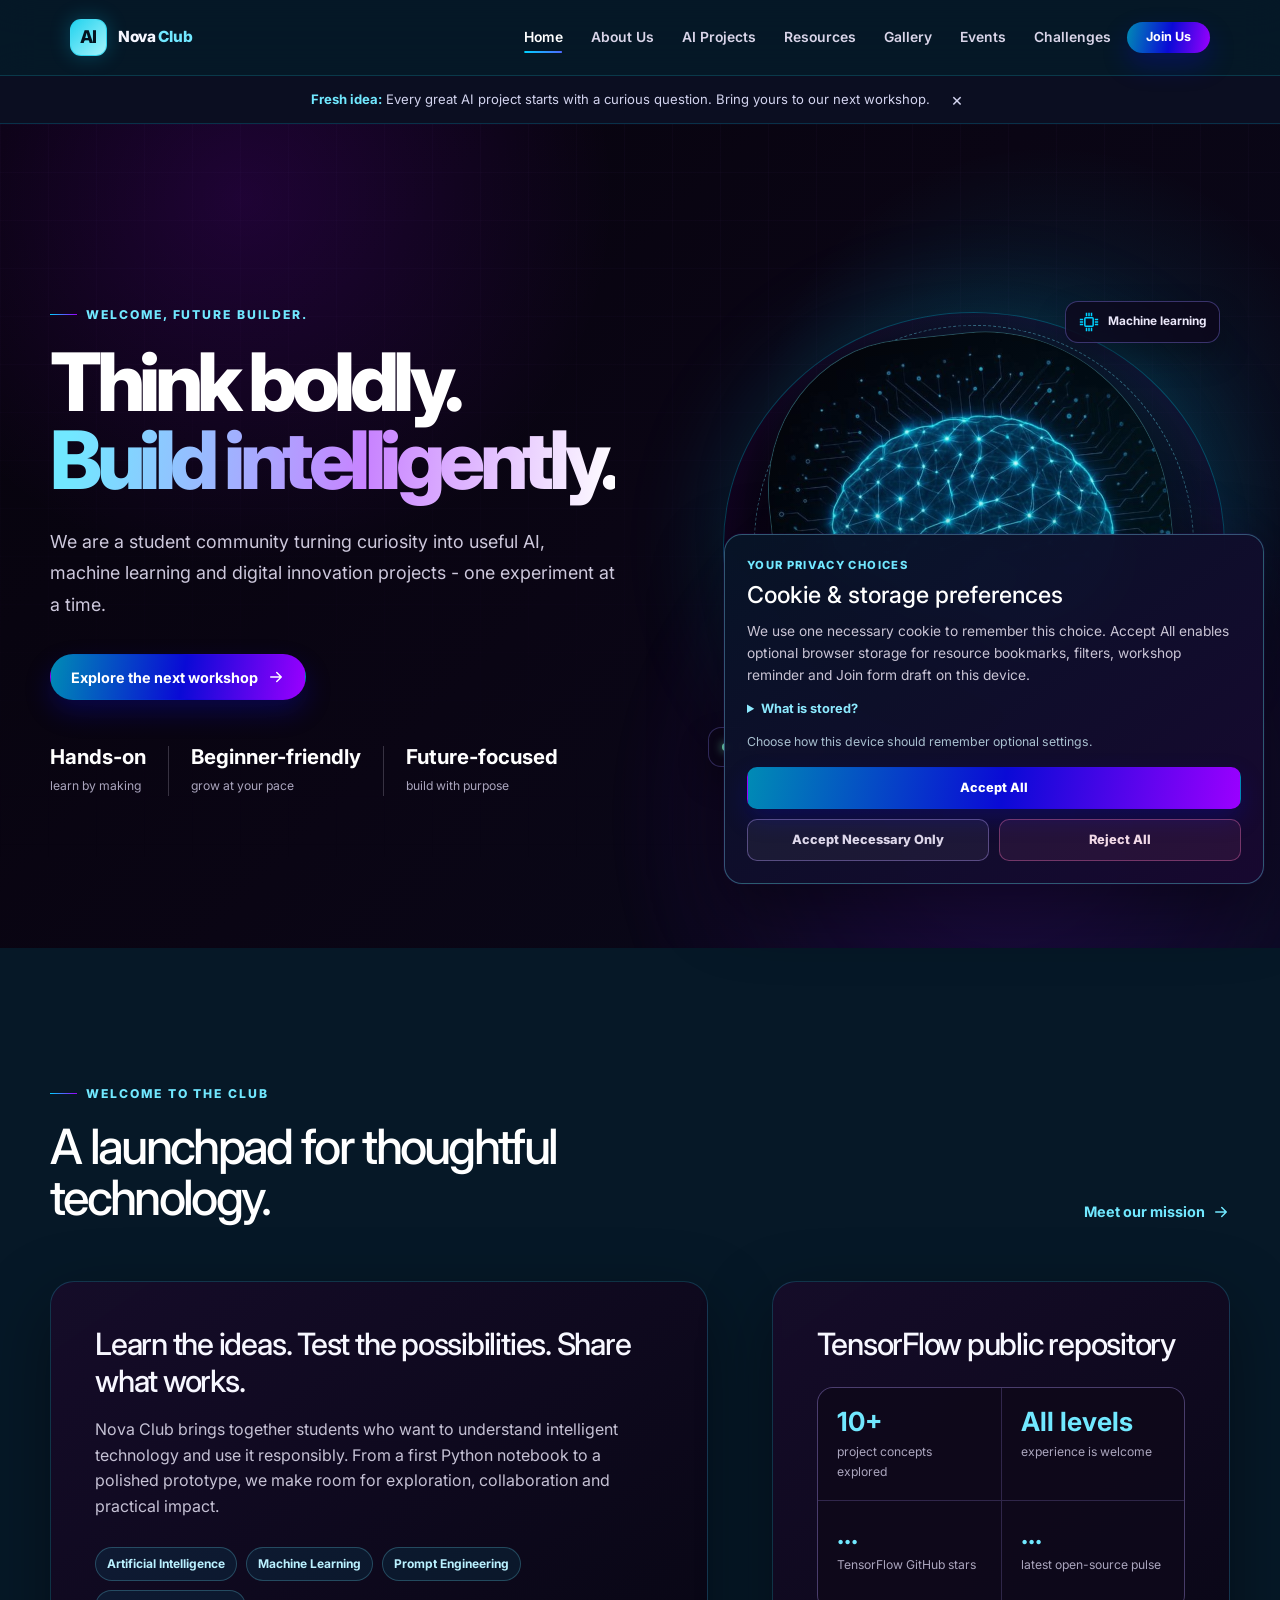
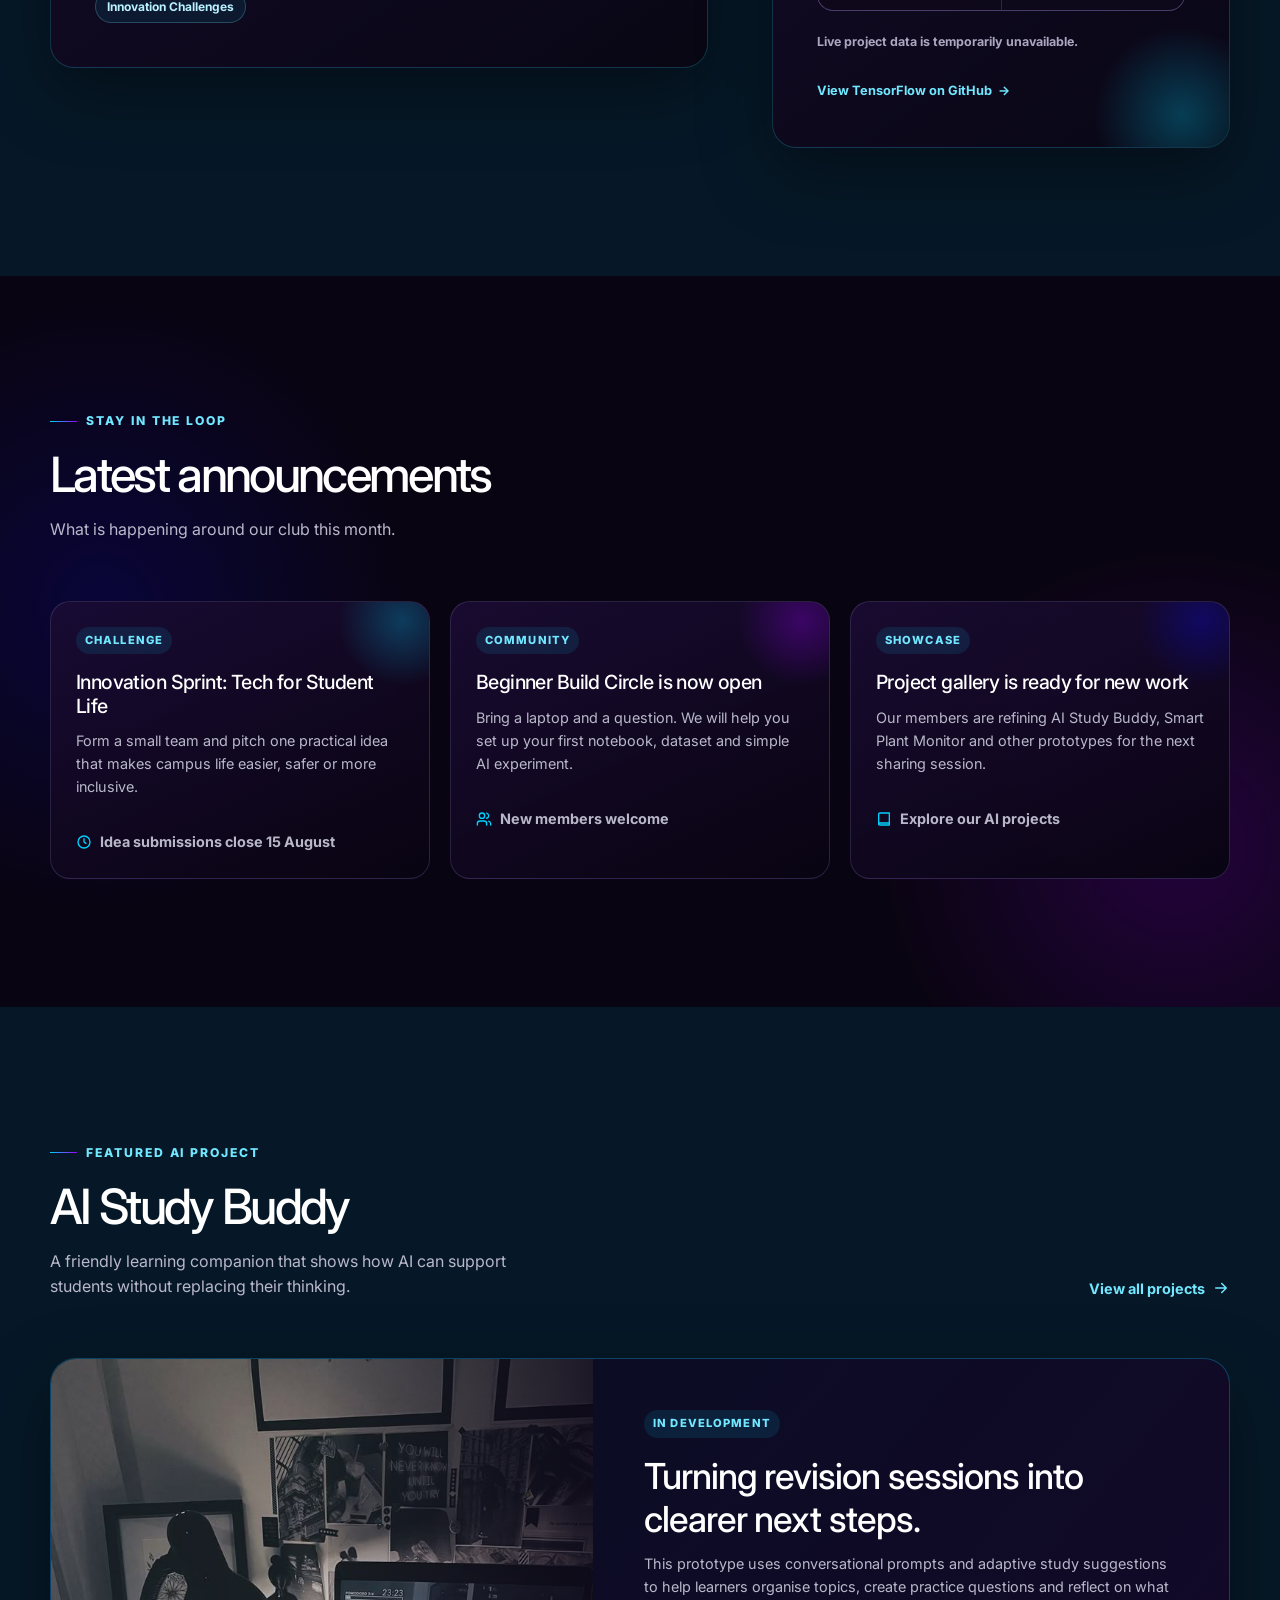
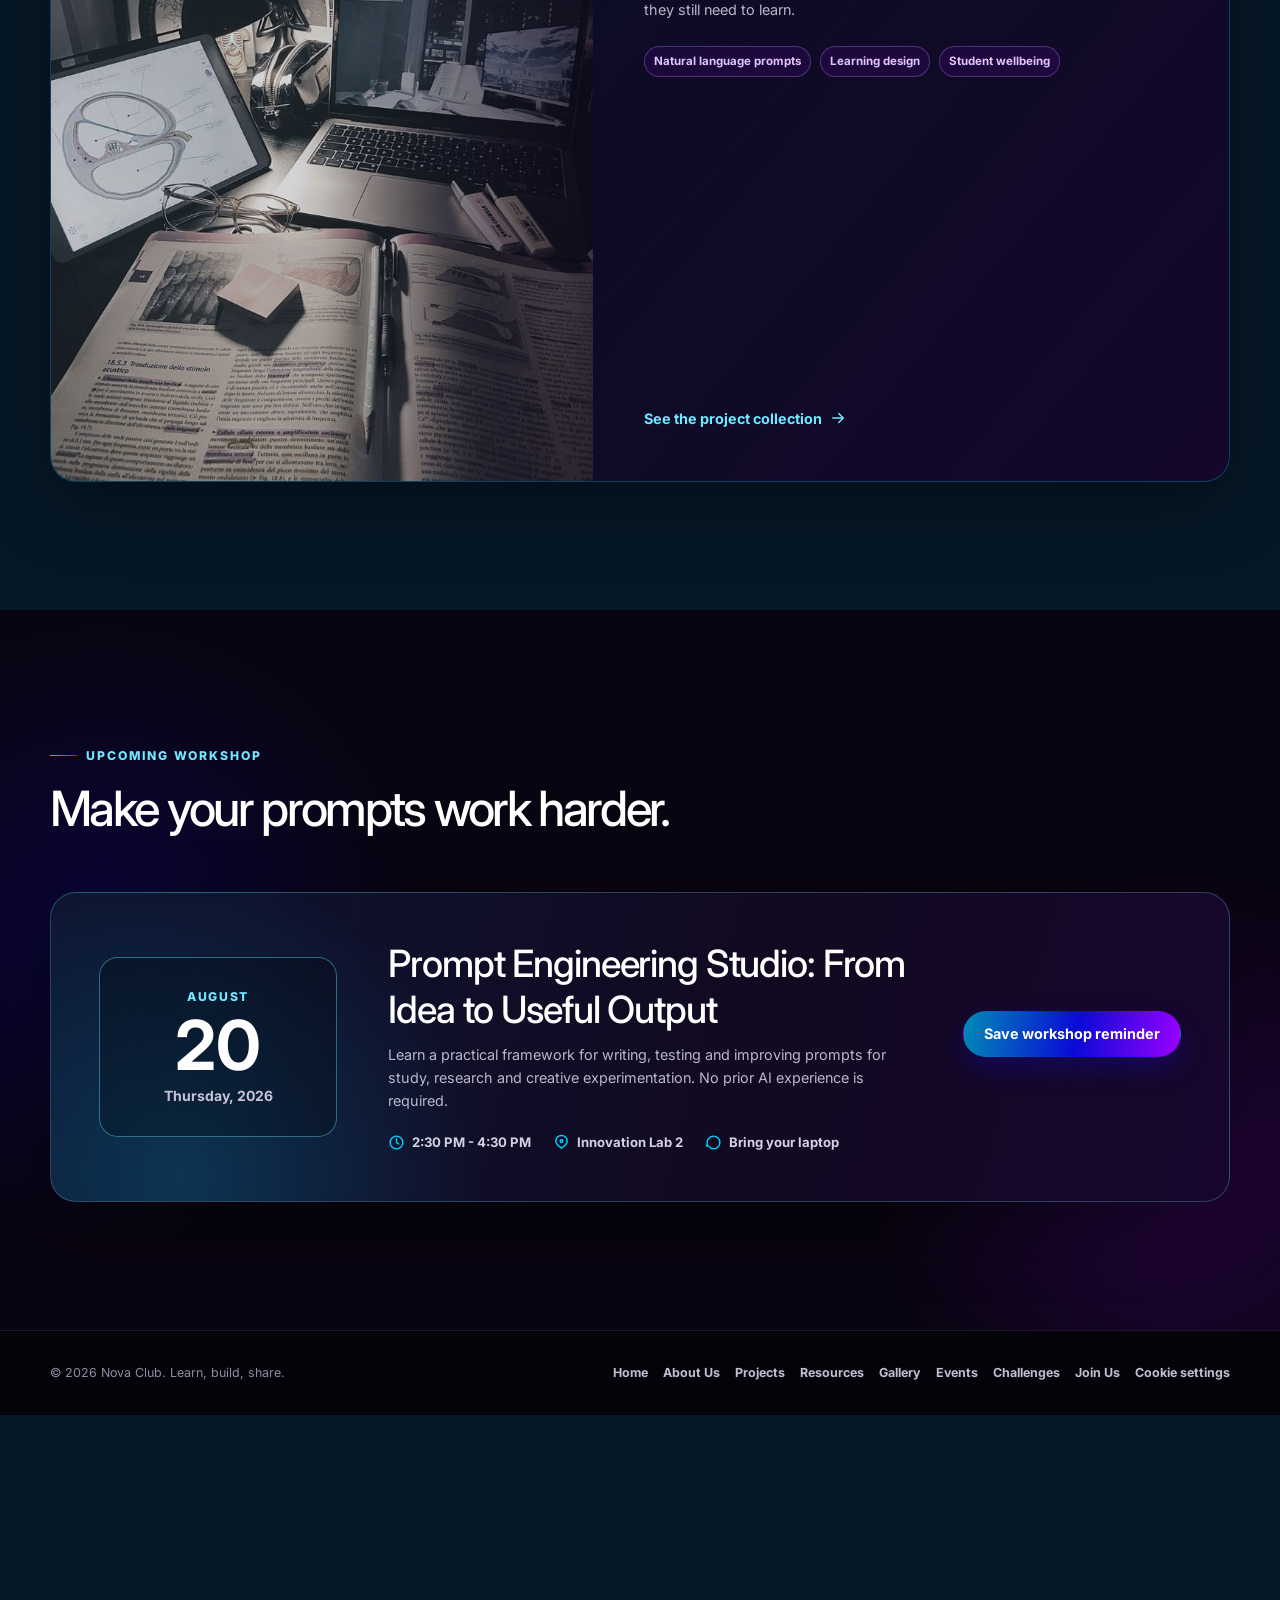
<file: index.html>
<!DOCTYPE html>
<html lang="en">
<head>
  <meta charset="UTF-8">
  <meta name="viewport" content="width=device-width, initial-scale=1.0">
  <meta name="description" content="Nova Club - learn, build and create practical AI solutions together.">
  <title>Nova Club | Home</title>
  
  
  <link href="https://cdn.jsdelivr.net/npm/bootstrap@5.3.3/dist/css/bootstrap.min.css" rel="stylesheet">
  
  <link rel="preconnect" href="https://fonts.googleapis.com">
  <link rel="preconnect" href="https://fonts.gstatic.com" crossorigin>
  <link href="https://fonts.googleapis.com/css2?family=Inter:wght@400;500;600;700;800&display=swap" rel="stylesheet">
  <link rel="stylesheet" href="club.css">

  <style>

    .navbar .nav-link::after {
      content: "";
      position: absolute;
      bottom: 4px;
      left: 50%;
      transform: translateX(-50%) scaleX(0);
      height: 2px;
      width: 60%;
      border-radius: 999px;
      background: linear-gradient(90deg, #00d2ff, #9b00ff);
      transition: transform 160ms ease;
    }
    .navbar .nav-link:hover::after,
    .navbar .nav-link.active::after {
      transform: translateX(-50%) scaleX(1);
    }
    .navbar .nav-link:hover,
    .navbar .nav-link.active {
      color: #fff !important;
    }
    .btn-join-nav:hover {
      transform: translateY(-2px);
      box-shadow: 0 15px 32px rgba(155, 0, 255, 0.32);
      color: #fff !important;
    }
    @media (max-width: 991.98px) {
      .navbar .navbar-collapse {
        background: rgba(8, 3, 14, 0.98);
        border-radius: 12px;
        padding: 1rem;
        margin-top: 8px;
        border: 1px solid rgba(34, 211, 238, 0.1);
      }
      .navbar .nav-link::after {
        display: none !important;
      }
      .btn-join-nav {
        width: 100% !important;
        justify-content: center !important;
        margin-top: 4px;
      }
    }
    .notice-bar {
      margin-top: 76px;
    }
  </style>
</head>
<body class="home-page">
  <a class="skip-link" href="#main-content">Skip to content</a>

 
  <div data-site-navbar></div>


  <div class="notice-bar" data-site-notice>
    <span><strong>Fresh idea:</strong> Every great AI project starts with a curious question. Bring yours to our next workshop.</span>
    <button class="notice-dismiss" type="button" aria-label="Dismiss message" data-dismiss-site-notice>&times;</button>
  </div>

  <main id="main-content">
    <section class="home-hero" aria-labelledby="hero-title">
      <div class="hero-copy">
        <p class="eyebrow">Welcome, future builder.</p>
        <h1 id="hero-title">Think boldly.<br><span class="gradient-text">Build intelligently.</span></h1>
        <p class="hero-summary">We are a student community turning curiosity into useful AI, machine learning and digital innovation projects - one experiment at a time.</p>
        <div class="hero-actions">
          <a class="button button-primary" href="#workshop">Explore the next workshop
            <svg viewBox="0 0 24 24" fill="none" stroke="currentColor" stroke-width="2" stroke-linecap="round" stroke-linejoin="round" aria-hidden="true"><path d="M5 12h14M13 6l6 6-6 6"></path></svg>
          </a>
        </div>
        <ul class="hero-metrics" aria-label="Club highlights">
          <li><strong>Hands-on</strong><span>learn by making</span></li>
          <li><strong>Beginner-friendly</strong><span>grow at your pace</span></li>
          <li><strong>Future-focused</strong><span>build with purpose</span></li>
        </ul>
      </div>
      <div class="hero-visual" aria-label="Glowing neural network illustration">
        <div class="signal-ring" aria-hidden="true"></div>
        <div class="hero-image-frame"><img src="images/brain2.jpg" alt="Glowing blue AI brain with circuit connections"></div>
        <div class="floating-chip chip-one"><svg viewBox="0 0 24 24" fill="none" stroke="currentColor" stroke-width="1.8" aria-hidden="true"><rect x="7" y="7" width="10" height="10" rx="1"></rect><path d="M9 1v4m3-4v4m3-4v4M9 19v4m3-4v4m3-4v4M1 9h4m-4 3h4m-4 3h4m14-6h4m-4 3h4m-4 3h4"></path></svg>Machine learning</div>
        <div class="floating-chip chip-two"><span class="chip-dot" aria-hidden="true"></span>Ideas in progress</div>
      </div>
    </section>

    <section class="section" id="welcome" aria-labelledby="welcome-title">
      <div class="section-heading">
        <div>
          <p class="section-kicker">Welcome to the club</p>
          <h2 id="welcome-title">A launchpad for thoughtful technology.</h2>
        </div>
        <a class="section-link" href="about_us.html">Meet our mission
          <svg viewBox="0 0 24 24" fill="none" stroke="currentColor" stroke-width="2" stroke-linecap="round" stroke-linejoin="round" aria-hidden="true"><path d="M5 12h14M13 6l6 6-6 6"></path></svg>
        </a>
      </div>
      <div class="intro-grid">
        <article class="intro-panel">
          <h3>Learn the ideas. Test the possibilities. Share what works.</h3>
          <p>Nova Club brings together students who want to understand intelligent technology and use it responsibly. From a first Python notebook to a polished prototype, we make room for exploration, collaboration and practical impact.</p>
          <div class="pill-row" aria-label="Club interests"><span class="pill">Artificial Intelligence</span><span class="pill">Machine Learning</span><span class="pill">Prompt Engineering</span><span class="pill">Innovation Challenges</span></div>
        </article>
        <aside class="glance-panel" aria-label="TensorFlow public repository">
          <h3>TensorFlow public repository</h3>
          <div class="stats-grid">
            <div><strong>10+</strong><span>project concepts explored</span></div>
            <div><strong>All levels</strong><span>experience is welcome</span></div>
            <div><strong data-github-stars>...</strong><span>TensorFlow GitHub stars</span></div>
            <div><strong data-github-updated>...</strong><span>latest open-source pulse</span></div>
          </div>
          <p class="card-meta" data-api-status aria-live="polite">
            <svg viewBox="0 0 24 24" fill="none" stroke="currentColor" stroke-width="2" stroke-linecap="round" stroke-linejoin="round" aria-hidden="true"><path d="M12 2v4m0 12v4M4.93 4.93l2.83 2.83m8.48 8.48 2.83 2.83M2 12h4m12 0h4M4.93 19.07l2.83-2.83m8.48-8.48 2.83-2.83"></path><circle cx="12" cy="12" r="3"></circle></svg>
            Checking live open-source data...
          </p>
          <a class="api-source-link" href="https://github.com/tensorflow/tensorflow" target="_blank" rel="noopener noreferrer">View TensorFlow on GitHub <span aria-hidden="true">→</span></a>
        </aside>
      </div>
    </section>

    <section class="section section-deep" id="announcements" aria-labelledby="announcements-title">
      <div class="section-heading">
        <div>
          <p class="section-kicker">Stay in the loop</p>
          <h2 id="announcements-title">Latest announcements</h2>
          <p>What is happening around our club this month.</p>
        </div>
      </div>
      <div class="announcement-grid">
        <article class="announcement-card"><span class="card-label">Challenge</span><h3>Innovation Sprint: Tech for Student Life</h3><p>Form a small team and pitch one practical idea that makes campus life easier, safer or more inclusive.</p><p class="card-meta"><svg viewBox="0 0 24 24" fill="none" stroke="currentColor" stroke-width="2" stroke-linecap="round" stroke-linejoin="round" aria-hidden="true"><circle cx="12" cy="12" r="9"></circle><path d="M12 7v5l3 2"></path></svg>Idea submissions close 15 August</p></article>
        <article class="announcement-card"><span class="card-label">Community</span><h3>Beginner Build Circle is now open</h3><p>Bring a laptop and a question. We will help you set up your first notebook, dataset and simple AI experiment.</p><p class="card-meta"><svg viewBox="0 0 24 24" fill="none" stroke="currentColor" stroke-width="2" stroke-linecap="round" stroke-linejoin="round" aria-hidden="true"><path d="M16 21v-2a4 4 0 0 0-4-4H6a4 4 0 0 0-4 4v2"></path><circle cx="9" cy="7" r="4"></circle><path d="M22 21v-2a4 4 0 0 0-3-3.87M16 3.13a4 4 0 0 1 0 7.75"></path></svg>New members welcome</p></article>
        <article class="announcement-card"><span class="card-label">Showcase</span><h3>Project gallery is ready for new work</h3><p>Our members are refining AI Study Buddy, Smart Plant Monitor and other prototypes for the next sharing session.</p><p class="card-meta"><svg viewBox="0 0 24 24" fill="none" stroke="currentColor" stroke-width="2" stroke-linecap="round" stroke-linejoin="round" aria-hidden="true"><path d="M4 19.5V4.8A1.8 1.8 0 0 1 5.8 3H20v18H5.5A1.5 1.5 0 0 1 4 19.5Z"></path><path d="M4 19.5A1.5 1.5 0 0 1 5.5 18H20"></path></svg>Explore our AI projects</p></article>
      </div>
    </section>

    <section class="section" id="featured-project" aria-labelledby="project-title">
      <div class="section-heading">
        <div>
          <p class="section-kicker">Featured AI project</p>
          <h2 id="project-title">AI Study Buddy</h2>
          <p>A friendly learning companion that shows how AI can support students without replacing their thinking.</p>
        </div>
        <a class="section-link" href="aiproject.html">View all projects
          <svg viewBox="0 0 24 24" fill="none" stroke="currentColor" stroke-width="2" stroke-linecap="round" stroke-linejoin="round" aria-hidden="true"><path d="M5 12h14M13 6l6 6-6 6"></path></svg>
        </a>
      </div>
      <article class="project-card">
        <div class="project-image"><img src="images/study.jpg" alt="Student studying with a laptop, representing an AI study assistant"></div>
        <div class="project-copy">
          <span class="card-label">In development</span>
          <h3>Turning revision sessions into clearer next steps.</h3>
          <p>This prototype uses conversational prompts and adaptive study suggestions to help learners organise topics, create practice questions and reflect on what they still need to learn.</p>
          <ul class="project-tags" aria-label="Project technologies"><li>Natural language prompts</li><li>Learning design</li><li>Student wellbeing</li></ul>
          <a class="section-link" href="aiproject.html">See the project collection
            <svg viewBox="0 0 24 24" fill="none" stroke="currentColor" stroke-width="2" stroke-linecap="round" stroke-linejoin="round" aria-hidden="true"><path d="M5 12h14M13 6l6 6-6 6"></path></svg>
          </a>
        </div>
      </article>
    </section>

    <section class="section section-deep" id="workshop" aria-labelledby="workshop-title">
      <div class="section-heading">
        <div>
          <p class="section-kicker">Upcoming workshop</p>
          <h2 id="workshop-title">Make your prompts work harder.</h2>
        </div>
      </div>
      <div class="workshop-panel">
        <div class="date-card" aria-label="Workshop date: 20 August 2026"><span>August</span><strong>20</strong><small>Thursday, 2026</small></div>
        <div class="workshop-content">
          <h3>Prompt Engineering Studio: From Idea to Useful Output</h3>
          <p>Learn a practical framework for writing, testing and improving prompts for study, research and creative experimentation. No prior AI experience is required.</p>
          <ul class="workshop-details">
            <li><svg viewBox="0 0 24 24" fill="none" stroke="currentColor" stroke-width="2" stroke-linecap="round" stroke-linejoin="round" aria-hidden="true"><circle cx="12" cy="12" r="9"></circle><path d="M12 7v5l3 2"></path></svg>2:30 PM - 4:30 PM</li>
            <li><svg viewBox="0 0 24 24" fill="none" stroke="currentColor" stroke-width="2" stroke-linecap="round" stroke-linejoin="round" aria-hidden="true"><path d="M20 10c0 5-8 10-8 10S4 15 4 10a8 8 0 1 1 16 0Z"></path><circle cx="12" cy="10" r="2"></circle></svg>Innovation Lab 2</li>
            <li><svg viewBox="0 0 24 24" fill="none" stroke="currentColor" stroke-width="2" stroke-linecap="round" stroke-linejoin="round" aria-hidden="true"><path d="M12 21a9 9 0 1 0-9-9 9.75 9.75 0 0 0 .3 2.3L2 17l2.7-.3A9.75 9.75 0 0 0 12 21Z"></path></svg>Bring your laptop</li>
          </ul>
        </div>
        <div class="workshop-action">
          <button class="button button-primary" type="button" aria-label="Save workshop reminder" aria-pressed="false" data-workshop-save>Save workshop reminder</button>
          <p class="status-message" role="status" aria-live="polite" data-workshop-status></p>
        </div>
      </div>
    </section>
  </main>

  <div data-site-footer></div>

  <script src="https://code.jquery.com/jquery-3.7.1.min.js"></script>
  <script src="https://cdn.jsdelivr.net/npm/bootstrap@5.3.3/dist/js/bootstrap.bundle.min.js"></script>
  <script src="club.js"></script>
</body>
</html>
</file>
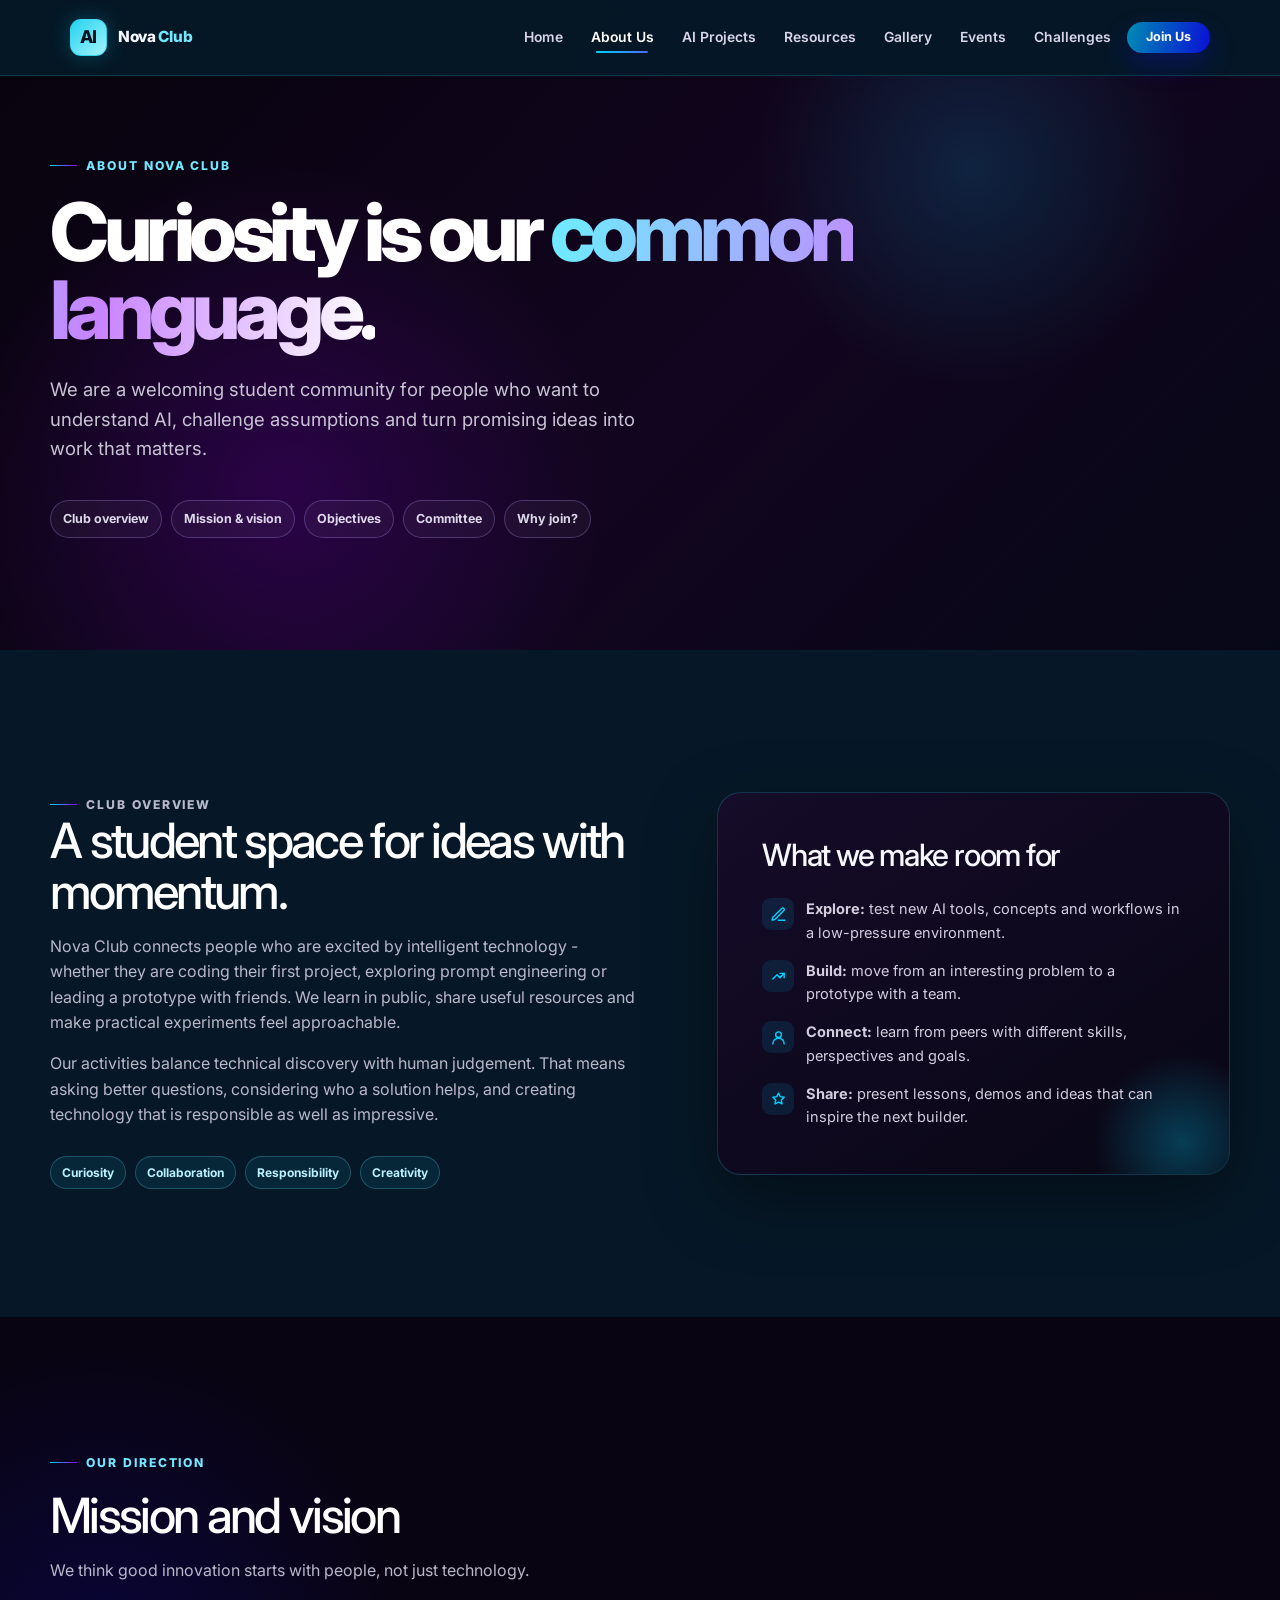
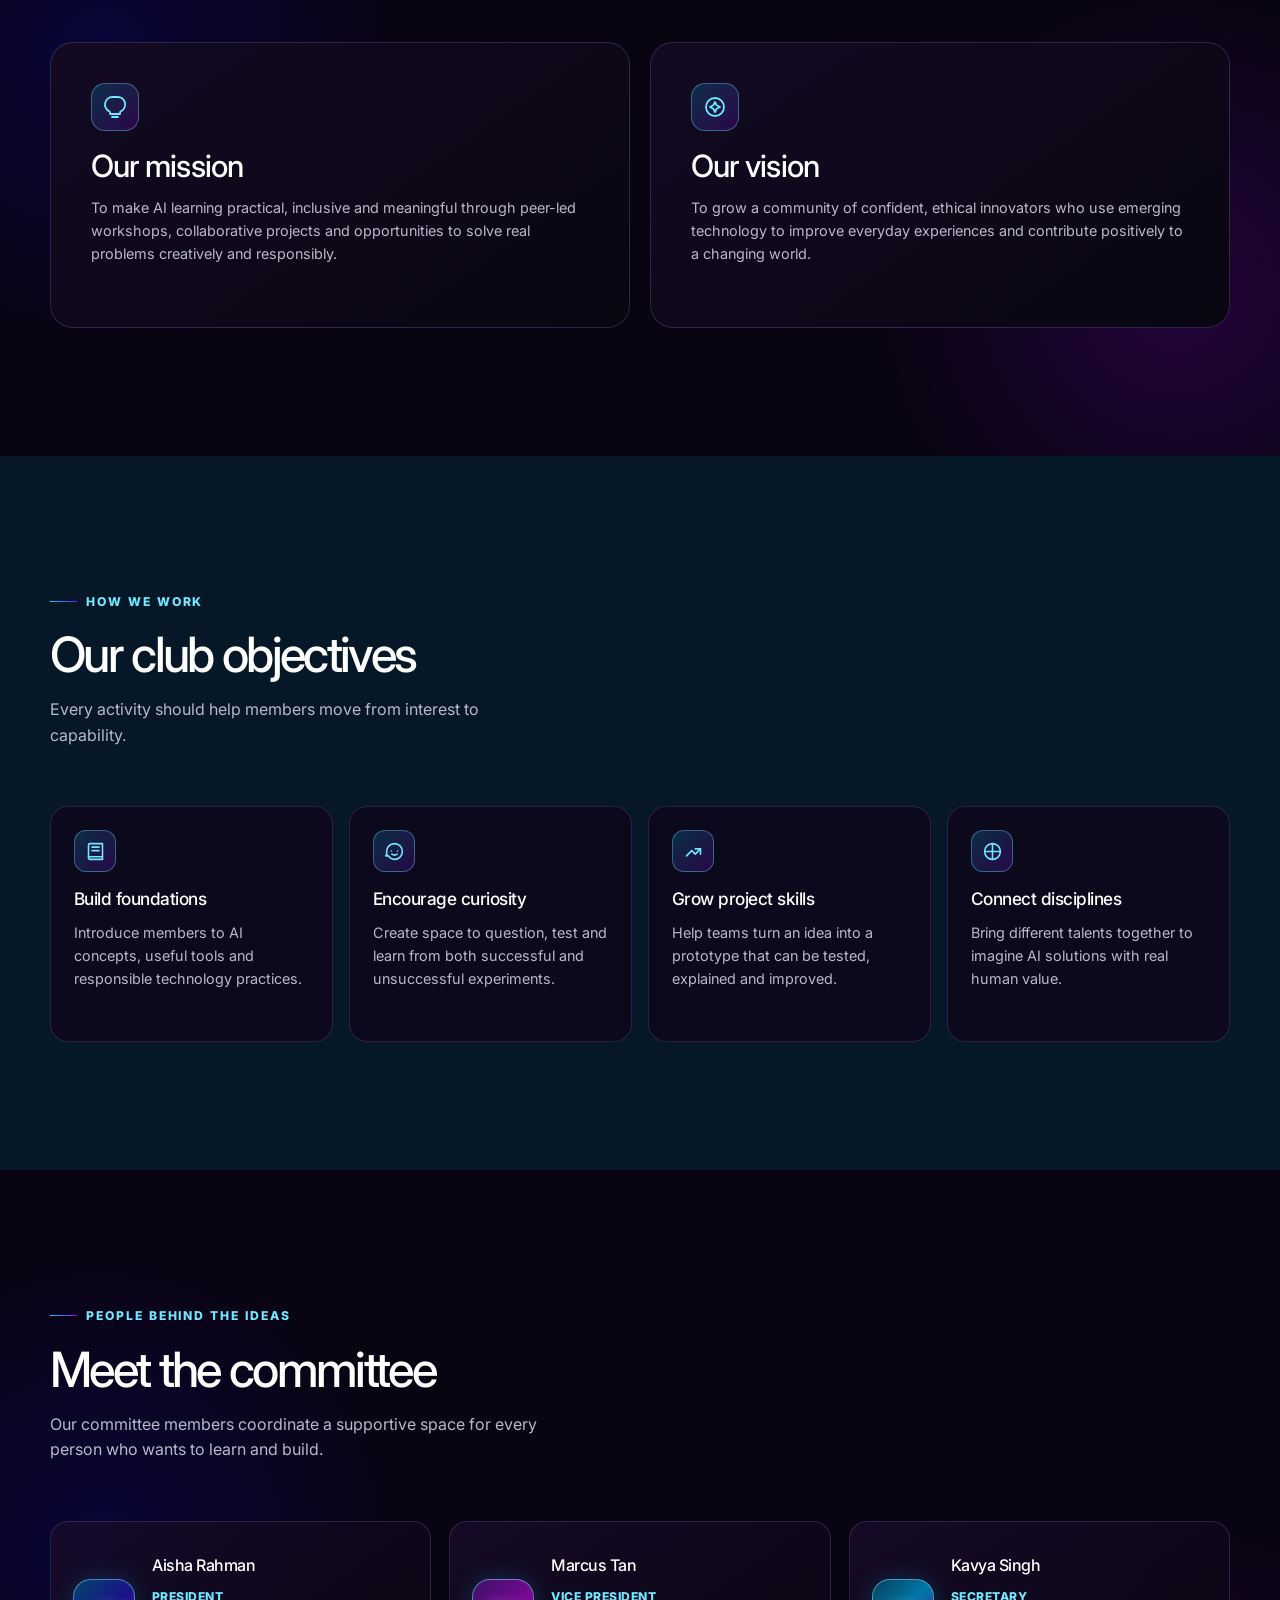
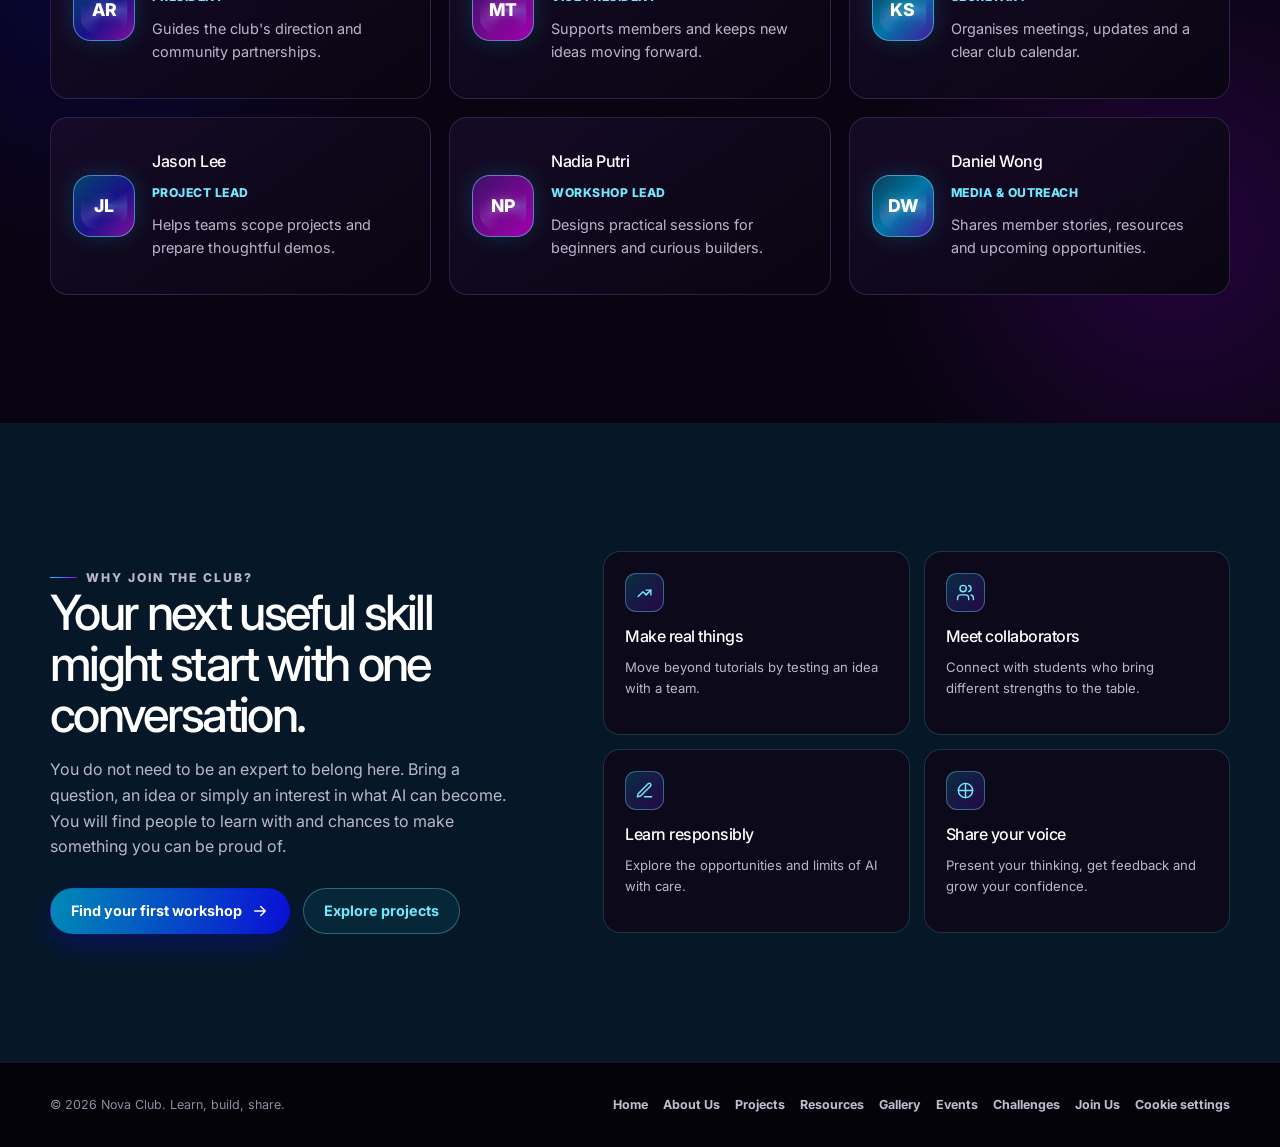
<file: about_us.html>
<!DOCTYPE html>
<html lang="en">
<head>
  <meta charset="UTF-8">
  <meta name="viewport" content="width=device-width, initial-scale=1.0">
  <meta name="description" content="Learn about the mission, committee and opportunities in Nova Club.">
  <title>Nova Club | About Us</title>
  

  <link href="https://cdn.jsdelivr.net/npm/bootstrap@5.3.3/dist/css/bootstrap.min.css" rel="stylesheet">
  
  <link rel="preconnect" href="https://fonts.googleapis.com">
  <link rel="preconnect" href="https://fonts.gstatic.com" crossorigin>
  <link href="https://fonts.googleapis.com/css2?family=Inter:wght@400;500;600;700;800&display=swap" rel="stylesheet">
  <link rel="stylesheet" href="club.css">

  <style>
    .navbar .nav-link::after {
      content: "";
      position: absolute;
      bottom: 4px;
      left: 50%;
      transform: translateX(-50%) scaleX(0);
      height: 2px;
      width: 60%;
      border-radius: 999px;
      background: linear-gradient(90deg, #00d2ff, #9b00ff);
      transition: transform 160ms ease;
    }
    .navbar .nav-link:hover::after,
    .navbar .nav-link.active::after {
      transform: translateX(-50%) scaleX(1);
    }
    .navbar .nav-link:hover,
    .navbar .nav-link.active {
      color: #fff !important;
    }
    .btn-join-nav:hover {
      transform: translateY(-2px);
      box-shadow: 0 15px 32px rgba(155, 0, 255, 0.32);
      color: #fff !important;
    }
    @media (max-width: 991.98px) {
      .navbar .navbar-collapse {
        background: rgba(8, 3, 14, 0.98);
        border-radius: 12px;
        padding: 1rem;
        margin-top: 8px;
        border: 1px solid rgba(34, 211, 238, 0.1);
      }
      .navbar .nav-link::after {
        display: none !important;
      }
      .btn-join-nav {
        width: 100% !important;
        justify-content: center !important;
        margin-top: 4px;
      }
    }
  </style>
</head>
<body class="about-page">
  <a class="skip-link" href="#main-content">Skip to content</a>

  <div data-site-navbar></div>


  <main id="main-content">
    <section class="about-hero" aria-labelledby="about-title">
      <p class="eyebrow">About Nova Club</p>
      <h1 id="about-title">Curiosity is our <span class="gradient-text">common language.</span></h1>
      <p>We are a welcoming student community for people who want to understand AI, challenge assumptions and turn promising ideas into work that matters.</p>
      <nav class="about-nav" aria-label="About page sections">
        <a href="#overview">Club overview</a>
        <a href="#mission">Mission &amp; vision</a>
        <a href="#objectives">Objectives</a>
        <a href="#committee">Committee</a>
        <a href="#join">Why join?</a>
      </nav>
    </section>

    <section class="section" id="overview" aria-labelledby="overview-title">
      <div class="overview-grid">
        <div class="overview-copy">
          <p class="section-kicker">Club overview</p>
          <h2 id="overview-title">A student space for ideas with momentum.</h2>
          <p>Nova Club connects people who are excited by intelligent technology - whether they are coding their first project, exploring prompt engineering or leading a prototype with friends. We learn in public, share useful resources and make practical experiments feel approachable.</p>
          <p>Our activities balance technical discovery with human judgement. That means asking better questions, considering who a solution helps, and creating technology that is responsible as well as impressive.</p>
          <div class="pill-row" aria-label="Club values">
            <span class="pill">Curiosity</span>
            <span class="pill">Collaboration</span>
            <span class="pill">Responsibility</span>
            <span class="pill">Creativity</span>
          </div>
        </div>
        <aside class="glance-panel" aria-label="What members can do">
          <h3>What we make room for</h3>
          <ul class="glance-list">
            <li><span class="list-icon"><svg viewBox="0 0 24 24" fill="none" stroke="currentColor" stroke-width="2" stroke-linecap="round" stroke-linejoin="round" aria-hidden="true"><path d="M12 20h9"></path><path d="M16.5 3.5a2.12 2.12 0 0 1 3 3L7 19l-4 1 1-4Z"></path></svg></span><span><strong>Explore:</strong> test new AI tools, concepts and workflows in a low-pressure environment.</span></li>
            <li><span class="list-icon"><svg viewBox="0 0 24 24" fill="none" stroke="currentColor" stroke-width="2" stroke-linecap="round" stroke-linejoin="round" aria-hidden="true"><path d="M4 17l6-6 4 4 6-6"></path><path d="M14 9h6v6"></path></svg></span><span><strong>Build:</strong> move from an interesting problem to a prototype with a team.</span></li>
            <li><span class="list-icon"><svg viewBox="0 0 24 24" fill="none" stroke="currentColor" stroke-width="2" stroke-linecap="round" stroke-linejoin="round" aria-hidden="true"><circle cx="12" cy="8" r="4"></circle><path d="M4 21a8 8 0 0 1 16 0"></path></svg></span><span><strong>Connect:</strong> learn from peers with different skills, perspectives and goals.</span></li>
            <li><span class="list-icon"><svg viewBox="0 0 24 24" fill="none" stroke="currentColor" stroke-width="2" stroke-linecap="round" stroke-linejoin="round" aria-hidden="true"><path d="m12 3 2.47 5.01L20 8.82l-4 3.9.94 5.51L12 15.63l-4.94 2.6.94-5.51-4-3.9 5.53-.81Z"></path></svg></span><span><strong>Share:</strong> present lessons, demos and ideas that can inspire the next builder.</span></li>
          </ul>
        </aside>
      </div>
    </section>

    <section class="section section-deep" id="mission" aria-labelledby="mission-title">
      <div class="section-heading">
        <div>
          <p class="section-kicker">Our direction</p>
          <h2 id="mission-title">Mission and vision</h2>
          <p>We think good innovation starts with people, not just technology.</p>
        </div>
      </div>
      <div class="mission-grid">
        <article class="value-card">
          <span class="value-icon"><svg viewBox="0 0 24 24" fill="none" stroke="currentColor" stroke-width="1.8" stroke-linecap="round" stroke-linejoin="round" aria-hidden="true"><path d="M9.5 2a7.5 7.5 0 0 0-3.2 14.28c.47.2.77.66.77 1.17V19h10v-1.55c0-.51.3-.97.77-1.17A7.5 7.5 0 0 0 14.5 2Z"></path><path d="M9 22h6M9 19h6"></path></svg></span>
          <h3>Our mission</h3>
          <p>To make AI learning practical, inclusive and meaningful through peer-led workshops, collaborative projects and opportunities to solve real problems creatively and responsibly.</p>
        </article>
        <article class="value-card">
          <span class="value-icon"><svg viewBox="0 0 24 24" fill="none" stroke="currentColor" stroke-width="1.8" stroke-linecap="round" stroke-linejoin="round" aria-hidden="true"><circle cx="12" cy="12" r="9"></circle><path d="m12 7 1.7 3.3L17 12l-3.3 1.7L12 17l-1.7-3.3L7 12l3.3-1.7Z"></path></svg></span>
          <h3>Our vision</h3>
          <p>To grow a community of confident, ethical innovators who use emerging technology to improve everyday experiences and contribute positively to a changing world.</p>
        </article>
      </div>
    </section>

    <section class="section" id="objectives" aria-labelledby="objectives-title">
      <div class="section-heading">
        <div>
          <p class="section-kicker">How we work</p>
          <h2 id="objectives-title">Our club objectives</h2>
          <p>Every activity should help members move from interest to capability.</p>
        </div>
      </div>
      <div class="objective-grid">
        <article class="objective-card">
          <span class="objective-icon"><svg viewBox="0 0 24 24" fill="none" stroke="currentColor" stroke-width="1.8" stroke-linecap="round" stroke-linejoin="round" aria-hidden="true"><path d="M4 19.5V4.8A1.8 1.8 0 0 1 5.8 3H20v18H5.5A1.5 1.5 0 0 1 4 19.5Z"></path><path d="M4 19.5A1.5 1.5 0 0 1 5.5 18H20"></path><path d="M8 7h8M8 11h8"></path></svg></span>
          <h3>Build foundations</h3>
          <p>Introduce members to AI concepts, useful tools and responsible technology practices.</p>
        </article>
        <article class="objective-card">
          <span class="objective-icon"><svg viewBox="0 0 24 24" fill="none" stroke="currentColor" stroke-width="1.8" stroke-linecap="round" stroke-linejoin="round" aria-hidden="true"><path d="M12 21a9 9 0 1 0-9-9 9.75 9.75 0 0 0 .3 2.3L2 17l2.7-.3A9.75 9.75 0 0 0 12 21Z"></path><path d="M8.5 11.5h.01M15.5 11.5h.01M9 15c1.8 1.3 4.2 1.3 6 0"></path></svg></span>
          <h3>Encourage curiosity</h3>
          <p>Create space to question, test and learn from both successful and unsuccessful experiments.</p>
        </article>
        <article class="objective-card">
          <span class="objective-icon"><svg viewBox="0 0 24 24" fill="none" stroke="currentColor" stroke-width="1.8" stroke-linecap="round" stroke-linejoin="round" aria-hidden="true"><path d="M4 17l6-6 4 4 6-6"></path><path d="M14 9h6v6"></path></svg></span>
          <h3>Grow project skills</h3>
          <p>Help teams turn an idea into a prototype that can be tested, explained and improved.</p>
        </article>
        <article class="objective-card">
          <span class="objective-icon"><svg viewBox="0 0 24 24" fill="none" stroke="currentColor" stroke-width="1.8" stroke-linecap="round" stroke-linejoin="round" aria-hidden="true"><path d="M12 3v18M3 12h18"></path><circle cx="12" cy="12" r="9"></circle></svg></span>
          <h3>Connect disciplines</h3>
          <p>Bring different talents together to imagine AI solutions with real human value.</p>
        </article>
      </div>
    </section>

    <section class="section section-deep" id="committee" aria-labelledby="committee-title">
      <div class="section-heading">
        <div>
          <p class="section-kicker">People behind the ideas</p>
          <h2 id="committee-title">Meet the committee</h2>
          <p>Our committee members coordinate a supportive space for every person who wants to learn and build.</p>
        </div>
      </div>
      <div class="team-grid">
        <article class="team-card"><span class="member-avatar" aria-hidden="true"><span class="member-initials">AR</span></span><div><h3>Aisha Rahman</h3><p class="team-role">President</p><p>Guides the club's direction and community partnerships.</p></div></article>
        <article class="team-card"><span class="member-avatar" aria-hidden="true"><span class="member-initials">MT</span></span><div><h3>Marcus Tan</h3><p class="team-role">Vice President</p><p>Supports members and keeps new ideas moving forward.</p></div></article>
        <article class="team-card"><span class="member-avatar" aria-hidden="true"><span class="member-initials">KS</span></span><div><h3>Kavya Singh</h3><p class="team-role">Secretary</p><p>Organises meetings, updates and a clear club calendar.</p></div></article>
        <article class="team-card"><span class="member-avatar" aria-hidden="true"><span class="member-initials">JL</span></span><div><h3>Jason Lee</h3><p class="team-role">Project Lead</p><p>Helps teams scope projects and prepare thoughtful demos.</p></div></article>
        <article class="team-card"><span class="member-avatar" aria-hidden="true"><span class="member-initials">NP</span></span><div><h3>Nadia Putri</h3><p class="team-role">Workshop Lead</p><p>Designs practical sessions for beginners and curious builders.</p></div></article>
        <article class="team-card"><span class="member-avatar" aria-hidden="true"><span class="member-initials">DW</span></span><div><h3>Daniel Wong</h3><p class="team-role">Media &amp; Outreach</p><p>Shares member stories, resources and upcoming opportunities.</p></div></article>
      </div>
    </section>

    <section class="section" id="join" aria-labelledby="join-title">
      <div class="join-grid">
        <div class="join-copy">
          <p class="section-kicker">Why join the club?</p>
          <h2 id="join-title">Your next useful skill might start with one conversation.</h2>
          <p>You do not need to be an expert to belong here. Bring a question, an idea or simply an interest in what AI can become. You will find people to learn with and chances to make something you can be proud of.</p>
          <div class="hero-actions">
            <a class="button button-primary" href="join.html#registration">Find your first workshop
              <svg viewBox="0 0 24 24" fill="none" stroke="currentColor" stroke-width="2" stroke-linecap="round" stroke-linejoin="round" aria-hidden="true"><path d="M5 12h14M13 6l6 6-6 6"></path></svg>
            </a>
            <a class="button button-secondary" href="aiproject.html">Explore projects</a>
          </div>
        </div>
        <div class="join-benefits">
          <article class="join-benefit"><span class="benefit-icon"><svg viewBox="0 0 24 24" fill="none" stroke="currentColor" stroke-width="1.8" stroke-linecap="round" stroke-linejoin="round" aria-hidden="true"><path d="M4 17l6-6 4 4 6-6"></path><path d="M14 9h6v6"></path></svg></span><h3>Make real things</h3><p>Move beyond tutorials by testing an idea with a team.</p></article>
          <article class="join-benefit"><span class="benefit-icon"><svg viewBox="0 0 24 24" fill="none" stroke="currentColor" stroke-width="1.8" stroke-linecap="round" stroke-linejoin="round" aria-hidden="true"><path d="M16 21v-2a4 4 0 0 0-4-4H6a4 4 0 0 0-4 4v2"></path><circle cx="9" cy="7" r="4"></circle><path d="M22 21v-2a4 4 0 0 0-3-3.87M16 3.13a4 4 0 0 1 0 7.75"></path></svg></span><h3>Meet collaborators</h3><p>Connect with students who bring different strengths to the table.</p></article>
          <article class="join-benefit"><span class="benefit-icon"><svg viewBox="0 0 24 24" fill="none" stroke="currentColor" stroke-width="1.8" stroke-linecap="round" stroke-linejoin="round" aria-hidden="true"><path d="M12 20h9"></path><path d="M16.5 3.5a2.12 2.12 0 0 1 3 3L7 19l-4 1 1-4Z"></path></svg></span><h3>Learn responsibly</h3><p>Explore the opportunities and limits of AI with care.</p></article>
          <article class="join-benefit"><span class="benefit-icon"><svg viewBox="0 0 24 24" fill="none" stroke="currentColor" stroke-width="1.8" stroke-linecap="round" stroke-linejoin="round" aria-hidden="true"><path d="M12 3v18M3 12h18"></path><circle cx="12" cy="12" r="9"></circle></svg></span><h3>Share your voice</h3><p>Present your thinking, get feedback and grow your confidence.</p></article>
        </div>
      </div>
    </section>
  </main>

  <div data-site-footer></div>

  <script src="https://code.jquery.com/jquery-3.7.1.min.js"></script>
  <script src="https://cdn.jsdelivr.net/npm/bootstrap@5.3.3/dist/js/bootstrap.bundle.min.js"></script>
  <script src="club.js"></script>
</body>
</html>
</file>
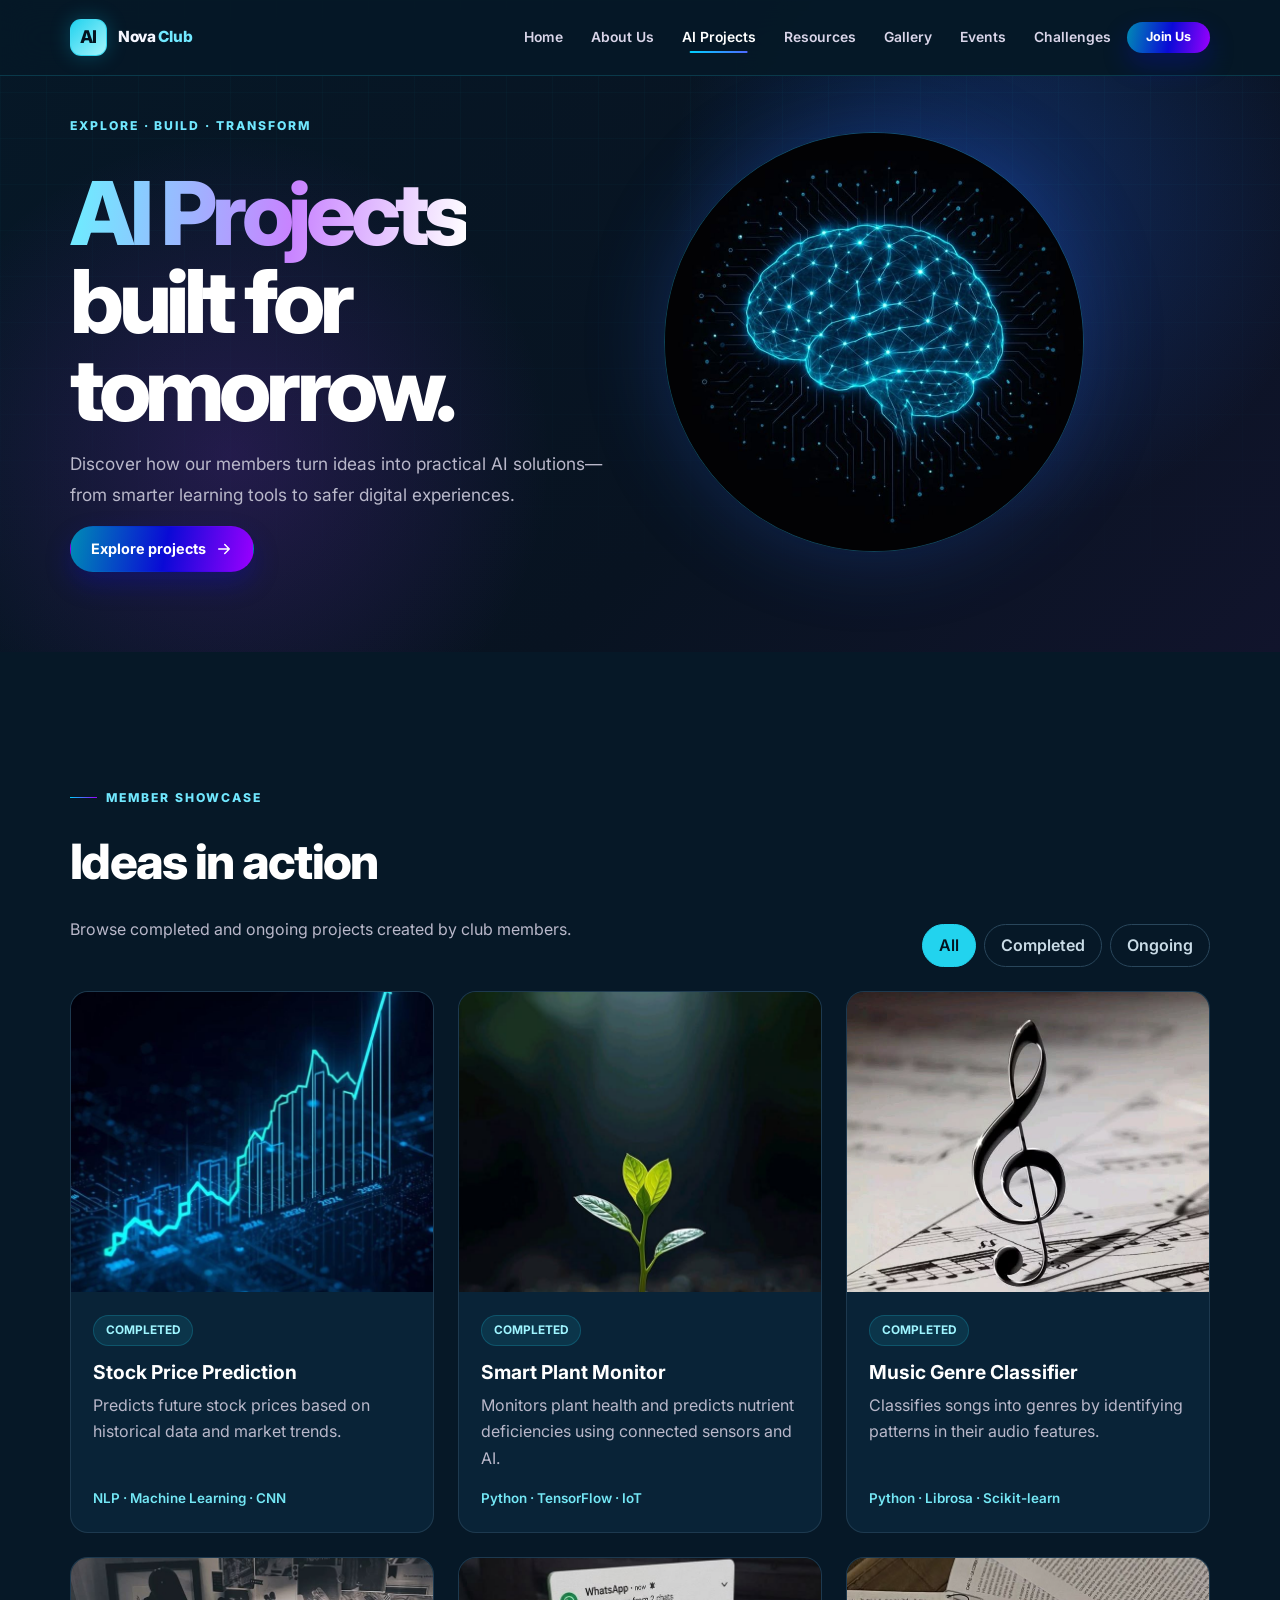
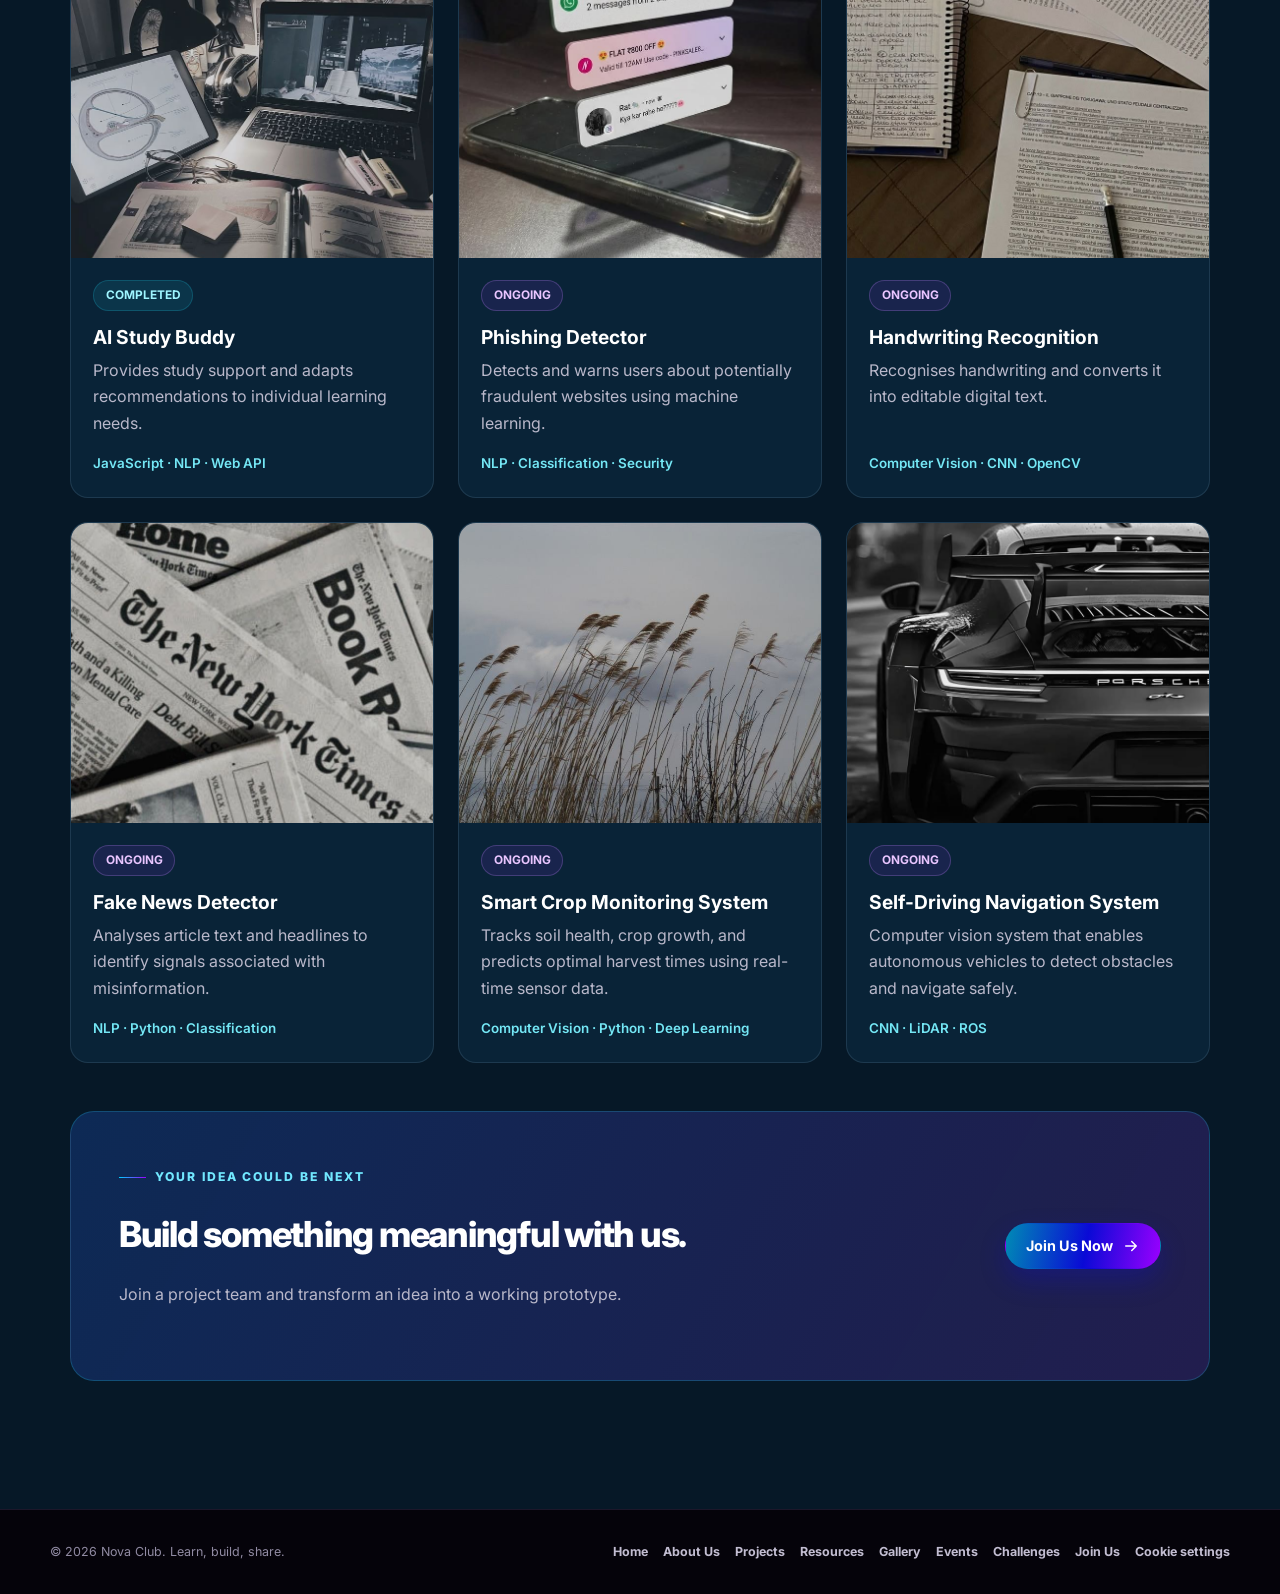
<file: aiproject.html>
<!doctype html>
<html lang="en">
<head>
  <meta charset="utf-8">
  <meta name="viewport" content="width=device-width, initial-scale=1">
  <meta name="description" content="Explore completed and ongoing projects by Nova Club.">
  <title>AI Projects | Nova Club</title>

  <link href="https://cdn.jsdelivr.net/npm/bootstrap@5.3.3/dist/css/bootstrap.min.css" rel="stylesheet">
  
  <link rel="preconnect" href="https://fonts.googleapis.com">
  <link rel="preconnect" href="https://fonts.gstatic.com" crossorigin>
  <link href="https://fonts.googleapis.com/css2?family=Inter:wght@400;500;600;700;800&display=swap" rel="stylesheet">
  <link rel="stylesheet" href="club.css">

  <style>

.hero {
  position: relative;
  overflow: hidden;
  min-height: 540px;
  display: flex;
  align-items: center;
  padding: 7rem 0 5rem;
  background: 
    radial-gradient(circle at 78% 30%, rgba(37, 99, 235, 0.3), transparent 30%),
    radial-gradient(circle at 18% 70%, rgba(147, 51, 234, 0.2), transparent 28%),
    linear-gradient(135deg, #061827, #081321 62%, #11142c);
}

.hero-image {
  width: min(100%, 420px);
  aspect-ratio: 1;
  object-fit: cover;
  border: 1px solid rgba(34, 211, 238, 0.25);
  border-radius: 50%;
  box-shadow: 0 0 80px rgba(37, 99, 235, 0.25);
}
    
    .aiproject-card img {
      width: 100%;
      height: 300px;
      object-fit: cover;
      display: block;
      flex-shrink: 0;
    }
    .project-body {
      padding: 1.4rem;
      flex: 1;
      display: flex;
      flex-direction: column;
    }
    .aiproject-card h3 {
      font-size: 1.2rem;
      font-weight: 700;
      color: #fff;
      margin: 0 0 0.5rem 0;
    }
    .aiproject-card p {
      color: var(--muted);
      line-height: 1.65;
      margin: 0 0 0.5rem 0;
    }

    .status {
      display: inline-block;
      margin-bottom: .9rem;
      padding: .33rem .7rem;
      color: #9ff5ff;
      background: rgba(34,211,238,.1);
      border: 1px solid rgba(34,211,238,.2);
      border-radius: 999px;
      font-size: .74rem;
      font-weight: 700;
      text-transform: uppercase;
      align-self: flex-start;
    }
    .status.ongoing {
      color: #e9c5ff;
      background: rgba(147,51,234,.12);
      border-color: rgba(192,132,252,.25);
    }
    .technology {
      color: #74e7f5 !important;
      font-size: .84rem;
      font-weight: 600;
      margin-top: auto !important;
      padding-top: 0.5rem;
    }
    .cta {
      padding: 3rem;
      background: linear-gradient(120deg,rgba(37,99,235,.24),rgba(147,51,234,.2));
      border: 1px solid rgba(34,211,238,.22);
      border-radius: 24px;
      margin-top: 3rem;
      display: flex;
      justify-content: space-between;
      align-items: center;
      flex-wrap: wrap;
      gap: 1.5rem;
    }

    @media(max-width:930px){
      .project-grid{
        grid-template-columns:1fr 1fr
      }
      .cta{
        flex-direction:column;
        text-align:center
      }
    }
    @media(max-width:500px){
      .project-grid{
        grid-template-columns:1fr
      }
      .hero{
        min-height:auto;
        padding:5rem 0 3rem
      }
      .section{
        padding:3rem 0
      }
      .cta{
        padding:1.5rem
      }
    }
    .navbar .nav-link::after {
      content: "";
      position: absolute;
      bottom: 4px;
      left: 50%;
      transform: translateX(-50%) scaleX(0);
      height: 2px;
      width: 60%;
      border-radius: 999px;
      background: linear-gradient(90deg, #00d2ff, #9b00ff);
      transition: transform 160ms ease;
    }
    .navbar .nav-link:hover::after,
    .navbar .nav-link.active::after {
      transform: translateX(-50%) scaleX(1);
    }
    .navbar .nav-link:hover,
    .navbar .nav-link.active {
      color: #fff !important;
    }
    .btn-join-nav:hover {
      transform: translateY(-2px);
      box-shadow: 0 15px 32px rgba(155, 0, 255, 0.32);
      color: #fff !important;
    }
    @media (max-width: 991.98px) {
      .navbar .navbar-collapse {
        background: rgba(8, 3, 14, 0.98);
        border-radius: 12px;
        padding: 1rem;
        margin-top: 8px;
        border: 1px solid rgba(34, 211, 238, 0.1);
      }
      .navbar .nav-link::after {
        display: none !important;
      }
      .btn-join-nav {
        width: 100% !important;
        justify-content: center !important;
        margin-top: 4px;
      }
    }
  </style>
</head>
<body class="page-hero-reveal">
  <a class="skip-link" href="#main-content">Skip to content</a>


  <div data-site-navbar></div>

  <main id="main-content">
    <header class="hero">
      <div class="container">
        <div style="display:grid;grid-template-columns:1fr 1fr;gap:3rem;align-items:center;">
          <div>
            <span class="eyebrow">Explore · Build · Transform</span>
            <h1><span class="gradient-text">AI Projects</span> built for tomorrow.</h1>
            <p class="hero-copy">Discover how our members turn ideas into practical AI solutions—from smarter learning tools to safer digital experiences.</p>
            <a class="button button-primary" href="#projects" >Explore projects
              <svg viewBox="0 0 24 24" fill="none" stroke="currentColor" stroke-width="2" stroke-linecap="round" stroke-linejoin="round" aria-hidden="true"><path d="M5 12h14M13 6l6 6-6 6"></path></svg>
            </a>
          </div>
          <div class="text-center">
            <img class="hero-image" src="images/brain2.jpg" alt="Digital illustration representing an artificial intelligence brain">
          </div>
        </div>
      </div>
    </header>

    <section class="section" id="projects">
      <div class="container">
        <div style="display:flex;justify-content:space-between;align-items:flex-end;flex-wrap:wrap;gap:1rem;margin-bottom:1.5rem;">
          <div>
            <span class="eyebrow">Member showcase</span>
            <h2 class="section-title">Ideas in action</h2>
            <p class="section-copy">Browse completed and ongoing projects created by club members.</p>
          </div>
          <div class="d-flex" aria-label="Project filters">
            <button class="filter-btn active" type="button" data-filter="all">All</button>
            <button class="filter-btn" type="button" data-filter="completed">Completed</button>
            <button class="filter-btn" type="button" data-filter="ongoing">Ongoing</button>
          </div>
        </div>

        <div class="project-grid">
          <div class="project-item" data-status="completed">
            <article class="aiproject-card">
              <img src="images/stock.jpg" alt="Stock Predictions" loading="lazy">
              <div class="project-body">
                <span class="status">Completed</span>
                <h3>Stock Price Prediction</h3>
                <p>Predicts future stock prices based on historical data and market trends.</p>
                <p class="technology mb-0">NLP · Machine Learning · CNN</p>
              </div>
            </article>
          </div>
          <div class="project-item" data-status="completed">
            <article class="aiproject-card">
              <img src="images/plant.jpg" alt="Plant monitored by smart sensors" loading="lazy">
              <div class="project-body">
                <span class="status">Completed</span>
                <h3>Smart Plant Monitor</h3>
                <p>Monitors plant health and predicts nutrient deficiencies using connected sensors and AI.</p>
                <p class="technology mb-0">Python · TensorFlow · IoT</p>
              </div>
            </article>
          </div>
          <div class="project-item" data-status="completed">
            <article class="aiproject-card">
              <img src="images/music.jpg" alt="Headphones and music interface" loading="lazy">
              <div class="project-body">
                <span class="status">Completed</span>
                <h3>Music Genre Classifier</h3>
                <p>Classifies songs into genres by identifying patterns in their audio features.</p>
                <p class="technology mb-0">Python · Librosa · Scikit-learn</p>
              </div>
            </article>
          </div>
          <div class="project-item" data-status="completed">
            <article class="aiproject-card">
              <img src="images/study.jpg" alt="Student using a digital study assistant" loading="lazy">
              <div class="project-body">
                <span class="status">Completed</span>
                <h3>AI Study Buddy</h3>
                <p>Provides study support and adapts recommendations to individual learning needs.</p>
                <p class="technology mb-0">JavaScript · NLP · Web API</p>
              </div>
            </article>
          </div>
          <div class="project-item" data-status="ongoing">
            <article class="aiproject-card">
              <img src="images/scam.jpg" alt="Cybersecurity warning on a screen" loading="lazy">
              <div class="project-body">
                <span class="status ongoing">Ongoing</span>
                <h3>Phishing Detector</h3>
                <p>Detects and warns users about potentially fraudulent websites using machine learning.</p>
                <p class="technology mb-0">NLP · Classification · Security</p>
              </div>
            </article>
          </div>
          <div class="project-item" data-status="ongoing">
            <article class="aiproject-card">
              <img src="images/write.jpg" alt="Handwriting on paper" loading="lazy">
              <div class="project-body">
                <span class="status ongoing">Ongoing</span>
                <h3>Handwriting Recognition</h3>
                <p>Recognises handwriting and converts it into editable digital text.</p>
                <p class="technology mb-0">Computer Vision · CNN · OpenCV</p>
              </div>
            </article>
          </div>
          <div class="project-item" data-status="ongoing">
            <article class="aiproject-card">
              <img src="images/news.jpg" alt="Newspaper representing online news" loading="lazy">
              <div class="project-body">
                <span class="status ongoing">Ongoing</span>
                <h3>Fake News Detector</h3>
                <p>Analyses article text and headlines to identify signals associated with misinformation.</p>
                <p class="technology mb-0">NLP · Python · Classification</p>
              </div>
            </article>
          </div>
          <div class="project-item" data-status="ongoing">
            <article class="aiproject-card">
              <img src="images/crop.jpg" alt="Crop field" loading="lazy">
              <div class="project-body">
                <span class="status ongoing">Ongoing</span>
                <h3>Smart Crop Monitoring System</h3>
                <p>Tracks soil health, crop growth, and predicts optimal harvest times using real-time sensor data.</p>
                <p class="technology mb-0">Computer Vision · Python · Deep Learning</p>
              </div>
            </article>
          </div>
          <div class="project-item" data-status="ongoing">
            <article class="aiproject-card">
              <img src="images/car.jpg" alt="Car" loading="lazy">
              <div class="project-body">
                <span class="status ongoing">Ongoing</span>
                <h3>Self-Driving Navigation System</h3>
                <p>Computer vision system that enables autonomous vehicles to detect obstacles and navigate safely.</p>
                <p class="technology mb-0">CNN · LiDAR · ROS</p>
              </div>
            </article>
          </div>
        </div>

        <div class="cta">
          <div>
            <span class="eyebrow">Your idea could be next</span>
            <h2 class="section-title" style="font-size:clamp(1.5rem,2.8vw,2.5rem);">Build something meaningful with us.</h2>
            <p class="section-copy">Join a project team and transform an idea into a working prototype.</p>
          </div>
          <a class="button button-primary" href="join.html#registration">Join Us Now
            <svg viewBox="0 0 24 24" fill="none" stroke="currentColor" stroke-width="2" stroke-linecap="round" stroke-linejoin="round" aria-hidden="true"><path d="M5 12h14M13 6l6 6-6 6"></path></svg>
          </a>
        </div>
      </div>
    </section>
  </main>

  <div data-site-footer></div>

  <script src="https://code.jquery.com/jquery-3.7.1.min.js"></script>
  <script src="https://cdn.jsdelivr.net/npm/bootstrap@5.3.3/dist/js/bootstrap.bundle.min.js"></script>
  <script src="club.js"></script>
</body>
</html>
</file>
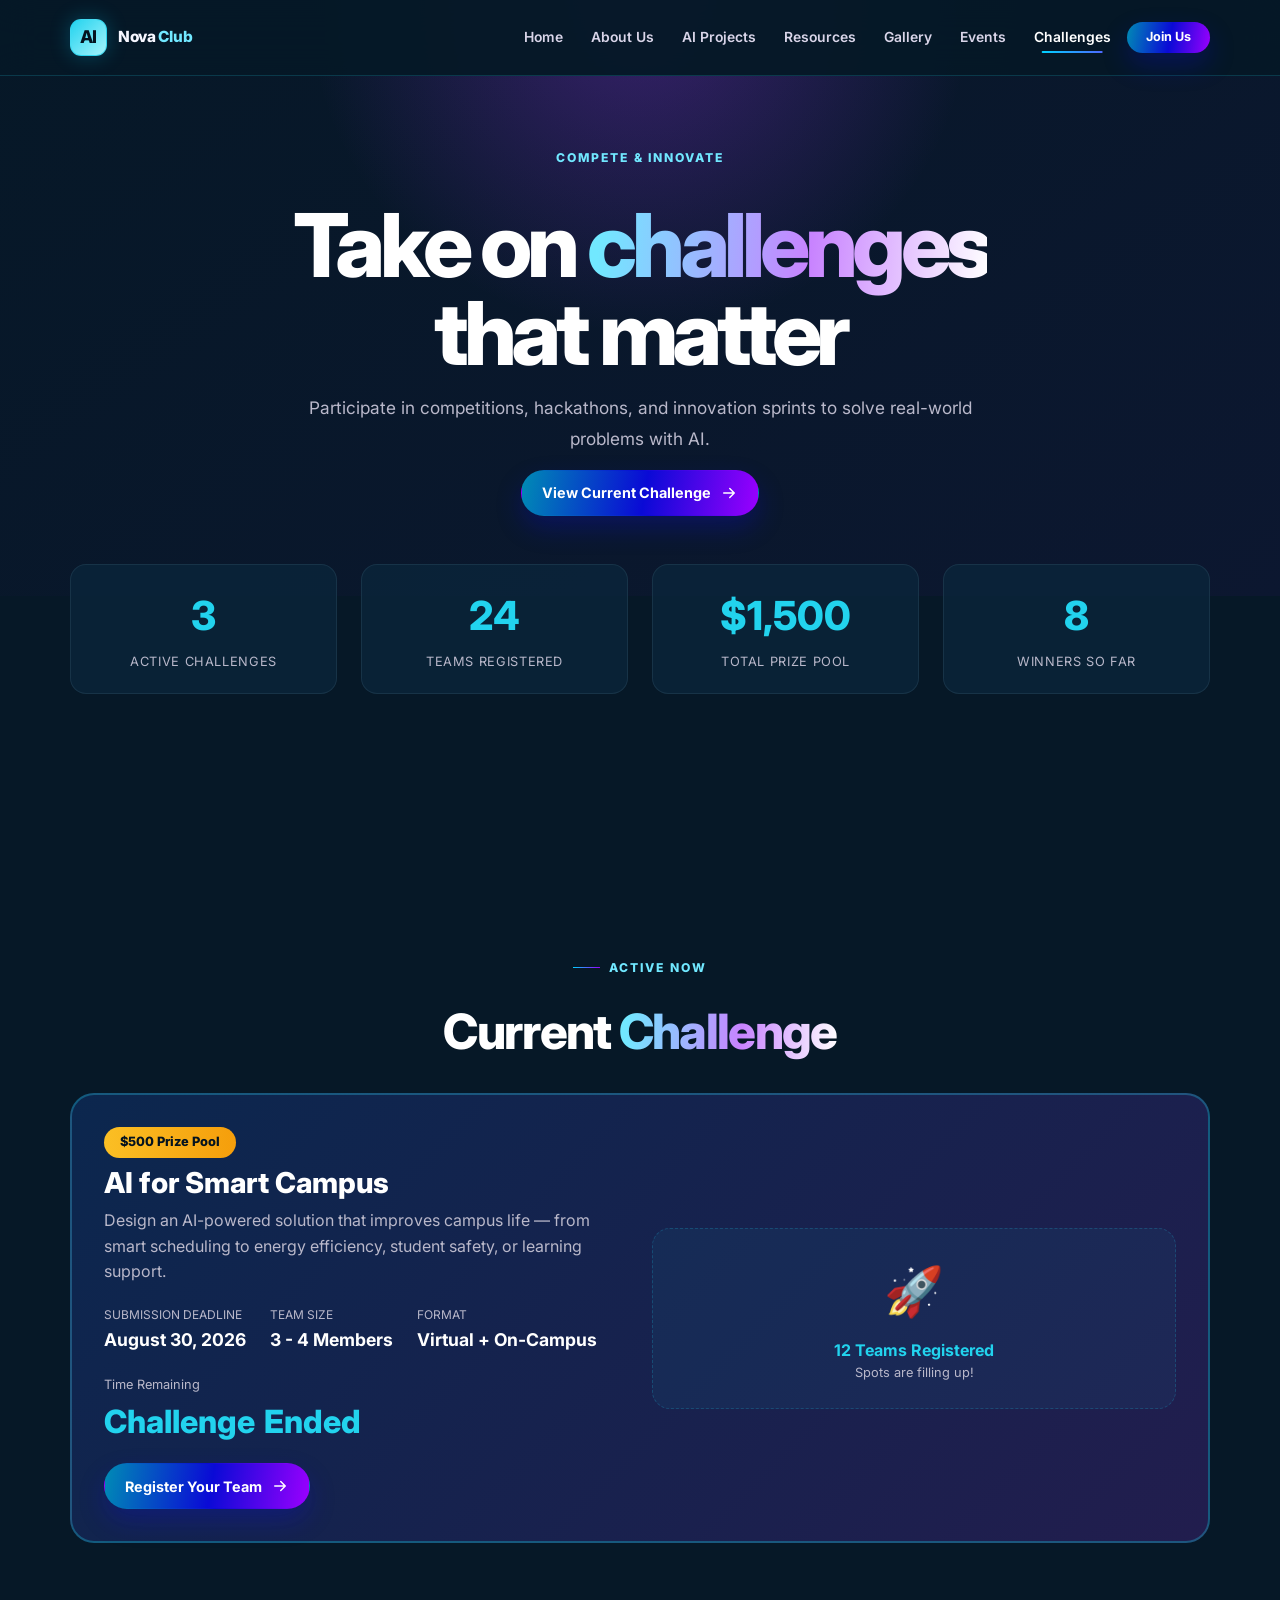
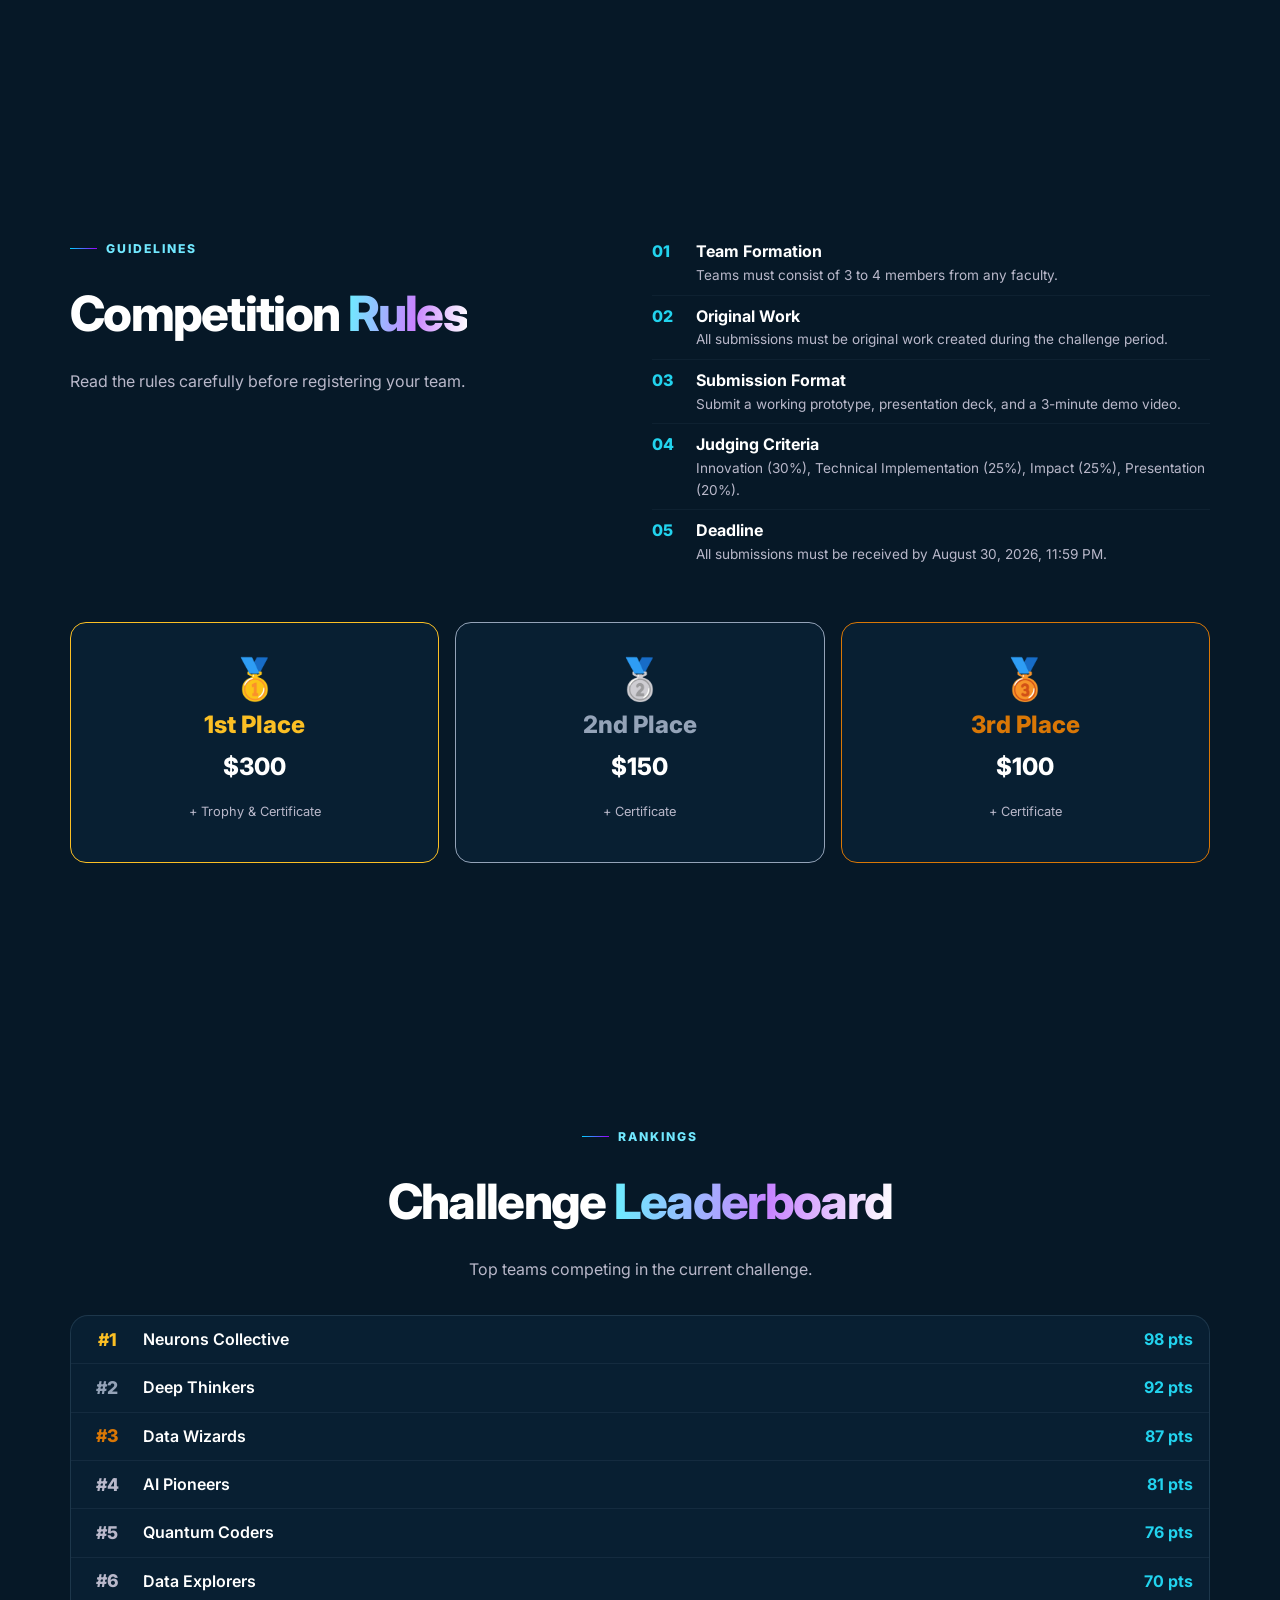
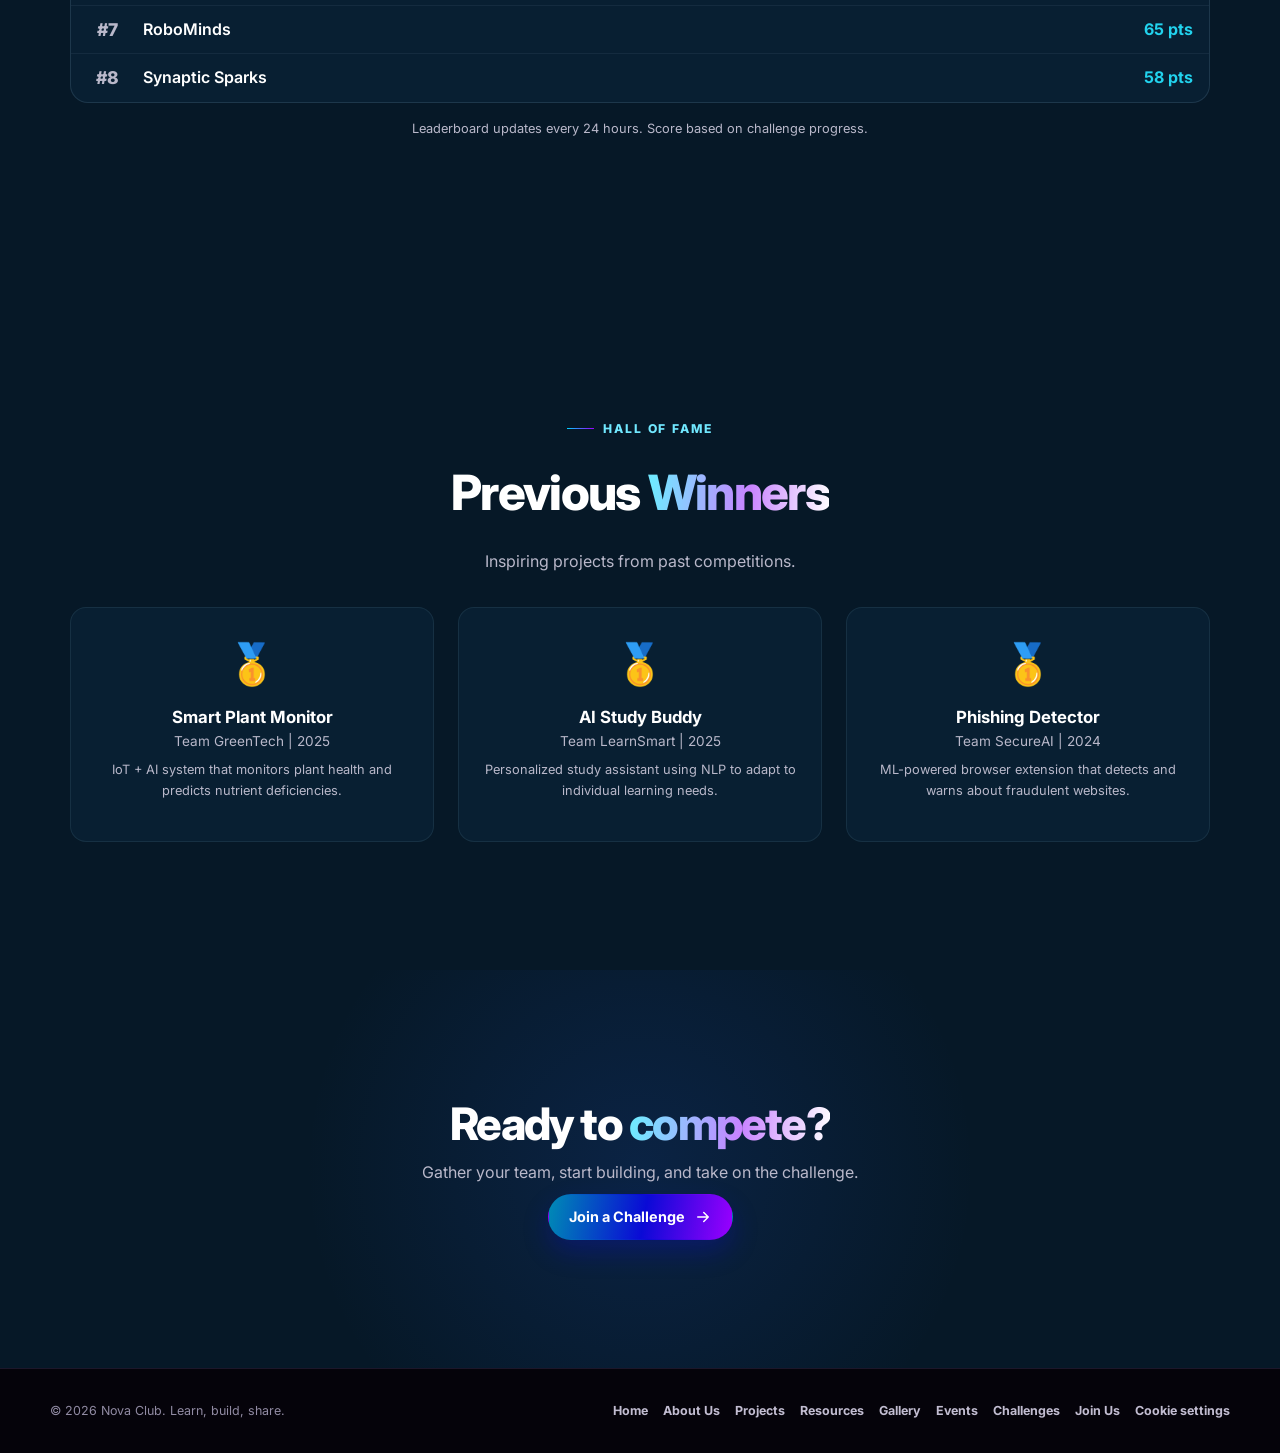
<file: challenges.html>
<!DOCTYPE html>
<html lang="en">
<head>
  <meta charset="UTF-8">
  <meta name="viewport" content="width=device-width, initial-scale=1.0">
  <meta name="description" content="Innovation challenges, competitions, and leaderboard from Nova Club.">
  <title>Innovation Challenges | Nova Club</title>
  
  <link href="https://cdn.jsdelivr.net/npm/bootstrap@5.3.3/dist/css/bootstrap.min.css" rel="stylesheet">
  
  <link rel="preconnect" href="https://fonts.googleapis.com">
  <link rel="preconnect" href="https://fonts.gstatic.com" crossorigin>
  <link href="https://fonts.googleapis.com/css2?family=Inter:wght@400;500;600;700;800&display=swap" rel="stylesheet">
  <link rel="stylesheet" href="club.css">

  <style>

.challenge-hero {
  padding: 9rem 0 5rem;
  text-align: center;
  background: radial-gradient(circle at 50% 0, rgba(147, 51, 234, 0.35), transparent 38%), 
              linear-gradient(145deg, #061827, #0c1730);
}

.stat-number {
  font-size: 2.5rem;
  font-weight: 800;
  color: var(--cyan);
  display: block;
}

.stat-label {
  color: var(--muted);
  font-size: 0.8rem;
  text-transform: uppercase;
  letter-spacing: 0.05em;
}

.current-challenge {
  background: linear-gradient(135deg, rgba(37, 99, 235, 0.2), rgba(147, 51, 234, 0.2));
  border: 2px solid rgba(34, 211, 238, 0.3);
  border-radius: 24px;
  padding: 2rem;
  margin-bottom: 2rem;
}

.current-challenge .prize-badge {
  display: inline-block;
  padding: 0.3rem 1rem;
  background: linear-gradient(90deg, var(--gold), #f59e0b);
  border-radius: 999px;
  font-weight: 800;
  color: #04131f;
  font-size: 0.8rem;
}

.countdown-timer {
  font-size: 2rem;
  font-weight: 800;
  color: var(--cyan);
  font-variant-numeric: tabular-nums;
}

.leaderboard {
  background: rgba(10, 38, 59, 0.6);
  border: 1px solid rgba(148, 190, 216, 0.15);
  border-radius: 18px;
  overflow: hidden;
}

.leaderboard-item {
  display: grid;
  grid-template-columns: 40px 1fr 80px;
  align-items: center;
  gap: 1rem;
  padding: 0.6rem 1rem;
  border-bottom: 1px solid rgba(148, 190, 216, 0.08);
  transition: background 0.2s;
}

.leaderboard-item:last-child {
  border-bottom: none;
}

.leaderboard-item:hover {
  background: rgba(34, 211, 238, 0.05);
}

.leaderboard-item .rank {
  font-weight: 800;
  font-size: 1.1rem;
  text-align: center;
}

.rank-1 {
  color: var(--gold);
}

.rank-2 {
  color: var(--silver);
}

.rank-3 {
  color: var(--bronze);
}

.rank-other {
  color: var(--muted);
}

.leaderboard-item .team-name {
  font-weight: 600;
  color: #fff;
}

.leaderboard-item .score {
  font-weight: 700;
  color: var(--cyan);
  text-align: right;
}

.rules-list {
  list-style: none;
  padding: 0;
}

.rules-list li {
  display: flex;
  gap: 1rem;
  padding: 0.5rem 0;
  border-bottom: 1px solid rgba(148, 190, 216, 0.06);
  color: var(--muted);
}

.rules-list li:last-child {
  border-bottom: none;
}

.rules-list li .rule-number {
  flex: 0 0 28px;
  font-weight: 800;
  color: var(--cyan);
}

.rules-list li strong {
  color: #fff;
}

.winner-card {
  background: rgba(10, 38, 59, 0.6);
  border: 1px solid rgba(148, 190, 216, 0.1);
  border-radius: 16px;
  padding: 1.5rem;
  text-align: center;
  transition: transform 0.2s, border-color 0.2s;
}

.winner-card .trophy {
  font-size: 2.5rem;
  display: block;
  margin-bottom: 0.5rem;
}

.winner-card .winner-project {
  font-weight: 700;
  color: #fff;
  font-size: 1.05rem;
}

.winner-card .winner-team {
  color: var(--muted);
  font-size: 0.85rem;
}

.stat-grid {
  display: grid;
  grid-template-columns: repeat(4, 1fr);
  gap: 1.5rem;
}

.challenge-grid {
  display: grid;
  grid-template-columns: 1fr 1fr;
  gap: 1.5rem;
  align-items: center;
}

.prize-grid {
  display: grid;
  grid-template-columns: repeat(3, 1fr);
  gap: 1rem;
}

.center{
  text-align: center;
}

    @media (max-width:768px) {
      .leaderboard-item { grid-template-columns:30px 1fr 60px; font-size:.9rem; gap:.5rem; }
      .stat-number { font-size:1.8rem; }
      .stat-grid { grid-template-columns:1fr 1fr; }
      .challenge-grid { grid-template-columns:1fr; }
      .prize-grid { grid-template-columns:1fr; }
      .winner-grid { grid-template-columns:1fr; }
    }
    @media (max-width:575.98px) {
      .challenge-hero { padding:7.5rem 0 4rem; }
      .section { padding:4rem 0; }
      .stat-grid { grid-template-columns:1fr 1fr; }
    }

    .navbar .nav-link::after {
      content: "";
      position: absolute;
      bottom: 4px;
      left: 50%;
      transform: translateX(-50%) scaleX(0);
      height: 2px;
      width: 60%;
      border-radius: 999px;
      background: linear-gradient(90deg, #00d2ff, #9b00ff);
      transition: transform 160ms ease;
    }
    .navbar .nav-link:hover::after,
    .navbar .nav-link.active::after {
      transform: translateX(-50%) scaleX(1);
    }
    .navbar .nav-link:hover,
    .navbar .nav-link.active {
      color: #fff !important;
    }
    .btn-join-nav:hover {
      transform: translateY(-2px);
      box-shadow: 0 15px 32px rgba(155, 0, 255, 0.32);
      color: #fff !important;
    }
    @media (max-width: 991.98px) {
      .navbar .navbar-collapse {
        background: rgba(8, 3, 14, 0.98);
        border-radius: 12px;
        padding: 1rem;
        margin-top: 8px;
        border: 1px solid rgba(34, 211, 238, 0.1);
      }
      .navbar .nav-link::after {
        display: none !important;
      }
      .btn-join-nav {
        width: 100% !important;
        justify-content: center !important;
        margin-top: 4px;
      }
    }
  </style>
</head>
<body class="page-hero-reveal">
  <a class="skip-link" href="#main-content">Skip to content</a>


  <div data-site-navbar></div>


  <main id="main-content">
    <header class="challenge-hero">
      <div class="container">
        <span class="eyebrow">Compete & Innovate</span>
        <h1>Take on <span class="gradient-text">challenges</span> that matter</h1>
        <p>Participate in competitions, hackathons, and innovation sprints to solve real-world problems with AI.</p>
        <a class="button button-primary" href="#current">View Current Challenge
          <svg viewBox="0 0 24 24" fill="none" stroke="currentColor" stroke-width="2" stroke-linecap="round" stroke-linejoin="round" aria-hidden="true"><path d="M5 12h14M13 6l6 6-6 6"></path></svg>
        </a>
      </div>
    </header>

    <section class="section" style="padding-top:0;">
      <div class="container">
        <div class="stat-grid" style="margin-top:-2rem;position:relative;z-index:2;">
          <div class="text-center"><div style="background:rgba(10,38,59,.8);border:1px solid rgba(148,190,216,.1);border-radius:16px;padding:1.2rem;"><span class="stat-number">3</span><span class="stat-label">Active Challenges</span></div></div>
          <div class="text-center"><div style="background:rgba(10,38,59,.8);border:1px solid rgba(148,190,216,.1);border-radius:16px;padding:1.2rem;"><span class="stat-number">24</span><span class="stat-label">Teams Registered</span></div></div>
          <div class="text-center"><div style="background:rgba(10,38,59,.8);border:1px solid rgba(148,190,216,.1);border-radius:16px;padding:1.2rem;"><span class="stat-number">$1,500</span><span class="stat-label">Total Prize Pool</span></div></div>
          <div class="text-center"><div style="background:rgba(10,38,59,.8);border:1px solid rgba(148,190,216,.1);border-radius:16px;padding:1.2rem;"><span class="stat-number">8</span><span class="stat-label">Winners So Far</span></div></div>
        </div>
      </div>
    </section>

    <section class="section" id="current">
      <div class="container">
        <div style="text-align:center;margin-bottom:2rem;"><span class="eyebrow">Active Now</span><h2 class="section-title">Current <span class="gradient-text">Challenge</span></h2></div>
        <div class="current-challenge">
          <div class="challenge-grid">
            <div>
              <span class="prize-badge">$500 Prize Pool</span>
              <h3 style="color:#fff;font-size:1.8rem;font-weight:800;margin:.5rem 0;">AI for Smart Campus</h3>
              <p style="color:var(--muted);font-size:1rem;max-width:600px;">Design an AI-powered solution that improves campus life — from smart scheduling to energy efficiency, student safety, or learning support.</p>
              <div style="display:flex;flex-wrap:wrap;gap:1.5rem;margin:1rem 0;">
                <div><span style="color:var(--muted);font-size:.75rem;text-transform:uppercase;">Submission Deadline</span><div style="color:#fff;font-weight:700;font-size:1.1rem;">August 30, 2026</div></div>
                <div><span style="color:var(--muted);font-size:.75rem;text-transform:uppercase;">Team Size</span><div style="color:#fff;font-weight:700;font-size:1.1rem;">3 - 4 Members</div></div>
                <div><span style="color:var(--muted);font-size:.75rem;text-transform:uppercase;">Format</span><div style="color:#fff;font-weight:700;font-size:1.1rem;">Virtual + On-Campus</div></div>
              </div>
              <div style="margin:1rem 0;"><span style="color:var(--muted);font-size:.8rem;">Time Remaining</span><div class="countdown-timer" id="countdownTimer"><span id="days">12</span>d <span id="hours">08</span>h <span id="minutes">45</span>m <span id="seconds">30</span>s</div></div>
              <a class="button button-primary" href="join.html#registration">Register Your Team 
              <svg viewBox="0 0 24 24" fill="none" stroke="currentColor" stroke-width="2" stroke-linecap="round" stroke-linejoin="round" aria-hidden="true"><path d="M5 12h14M13 6l6 6-6 6"></path></svg>
            </a>
            </div>
            <div class="text-center">
              <div style="background:rgba(34,211,238,.05);border-radius:18px;padding:1.5rem;border:1px dashed rgba(34,211,238,.2);">
                <div style="font-size:3rem;margin-bottom:.5rem;">🚀</div>
                <p style="color:var(--cyan);font-weight:700;margin:0;">12 Teams Registered</p>
                <p style="color:var(--muted);font-size:.8rem;margin:0;">Spots are filling up!</p>
              </div>
            </div>
          </div>
        </div>
      </div>
    </section>

    <section class="section" id="rules">
      <div class="container">
        <div style="display:grid;grid-template-columns:1fr 1fr;gap:1.5rem;">
          <div>
            <span class="eyebrow">Guidelines</span>
            <h2 class="section-title">Competition <span class="gradient-text">Rules</span></h2>
            <p class="section-copy">Read the rules carefully before registering your team.</p>
          </div>
          <div>
            <ul class="rules-list">
              <li><span class="rule-number">01</span><div><strong>Team Formation</strong><p style="margin:0;font-size:.85rem;">Teams must consist of 3 to 4 members from any faculty.</p></div></li>
              <li><span class="rule-number">02</span><div><strong>Original Work</strong><p style="margin:0;font-size:.85rem;">All submissions must be original work created during the challenge period.</p></div></li>
              <li><span class="rule-number">03</span><div><strong>Submission Format</strong><p style="margin:0;font-size:.85rem;">Submit a working prototype, presentation deck, and a 3-minute demo video.</p></div></li>
              <li><span class="rule-number">04</span><div><strong>Judging Criteria</strong><p style="margin:0;font-size:.85rem;">Innovation (30%), Technical Implementation (25%), Impact (25%), Presentation (20%).</p></div></li>
              <li><span class="rule-number">05</span><div><strong>Deadline</strong><p style="margin:0;font-size:.85rem;">All submissions must be received by August 30, 2026, 11:59 PM.</p></div></li>
            </ul>
          </div>
        </div>
        <div style="margin-top:2rem;">
          <div class="prize-grid">
            <div><div style="background:rgba(10,38,59,.6);border:1px solid var(--gold);border-radius:16px;padding:1.5rem;text-align:center;"><div style="font-size:2.5rem;">🥇</div><h4 style="color:var(--gold);font-weight:800;">1st Place</h4><p style="color:#fff;font-size:1.5rem;font-weight:800;">$300</p><p style="color:var(--muted);font-size:.8rem;">+ Trophy & Certificate</p></div></div>
            <div><div style="background:rgba(10,38,59,.6);border:1px solid var(--silver);border-radius:16px;padding:1.5rem;text-align:center;"><div style="font-size:2.5rem;">🥈</div><h4 style="color:var(--silver);font-weight:800;">2nd Place</h4><p style="color:#fff;font-size:1.5rem;font-weight:800;">$150</p><p style="color:var(--muted);font-size:.8rem;">+ Certificate</p></div></div>
            <div><div style="background:rgba(10,38,59,.6);border:1px solid var(--bronze);border-radius:16px;padding:1.5rem;text-align:center;"><div style="font-size:2.5rem;">🥉</div><h4 style="color:var(--bronze);font-weight:800;">3rd Place</h4><p style="color:#fff;font-size:1.5rem;font-weight:800;">$100</p><p style="color:var(--muted);font-size:.8rem;">+ Certificate</p></div></div>
          </div>
        </div>
      </div>
    </section>

    <section class="section" id="leaderboard">
      <div class="container">
        <div style="text-align:center;margin-bottom:2rem;"><span class="eyebrow">Rankings</span><h2 class="section-title">Challenge <span class="gradient-text">Leaderboard</span></h2><p class="section-copy" style="margin: 0 auto; text-align: center;">Top teams competing in the current challenge.</p></div>
        <div class="leaderboard">
          <div class="leaderboard-item"><span class="rank rank-1">#1</span><span class="team-name">Neurons Collective</span><span class="score">98 pts</span></div>
          <div class="leaderboard-item"><span class="rank rank-2">#2</span><span class="team-name">Deep Thinkers</span><span class="score">92 pts</span></div>
          <div class="leaderboard-item"><span class="rank rank-3">#3</span><span class="team-name">Data Wizards</span><span class="score">87 pts</span></div>
          <div class="leaderboard-item"><span class="rank rank-other">#4</span><span class="team-name">AI Pioneers</span><span class="score">81 pts</span></div>
          <div class="leaderboard-item"><span class="rank rank-other">#5</span><span class="team-name">Quantum Coders</span><span class="score">76 pts</span></div>
          <div class="leaderboard-item"><span class="rank rank-other">#6</span><span class="team-name">Data Explorers</span><span class="score">70 pts</span></div>
          <div class="leaderboard-item"><span class="rank rank-other">#7</span><span class="team-name">RoboMinds</span><span class="score">65 pts</span></div>
          <div class="leaderboard-item"><span class="rank rank-other">#8</span><span class="team-name">Synaptic Sparks</span><span class="score">58 pts</span></div>
        </div>
        <p style="text-align:center;color:var(--muted);font-size:.8rem;margin-top:1rem;">Leaderboard updates every 24 hours. Score based on challenge progress.</p>
      </div>
    </section>

    <section class="section" id="winners">
      <div class="container">
        <div style="text-align:center;margin-bottom:2rem;"><span class="eyebrow">Hall of Fame</span><h2 class="section-title">Previous <span class="gradient-text">Winners</span></h2><p class="section-copy" style="margin: 0 auto; text-align: center;">Inspiring projects from past competitions.</p></div>
        <div class="winner-grid">
          <div class="winner-card"><span class="trophy">🥇</span><div class="winner-project">Smart Plant Monitor</div><div class="winner-team">Team GreenTech | 2025</div><p style="color:var(--muted);font-size:.8rem;margin-top:.5rem;">IoT + AI system that monitors plant health and predicts nutrient deficiencies.</p></div>
          <div class="winner-card"><span class="trophy">🥇</span><div class="winner-project">AI Study Buddy</div><div class="winner-team">Team LearnSmart | 2025</div><p style="color:var(--muted);font-size:.8rem;margin-top:.5rem;">Personalized study assistant using NLP to adapt to individual learning needs.</p></div>
          <div class="winner-card"><span class="trophy">🥇</span><div class="winner-project">Phishing Detector</div><div class="winner-team">Team SecureAI | 2024</div><p style="color:var(--muted);font-size:.8rem;margin-top:.5rem;">ML-powered browser extension that detects and warns about fraudulent websites.</p></div>
        </div>
      </div>
    </section>

    <section class="section" style="background:radial-gradient(circle at 50% 50%,rgba(37,99,235,.15),transparent 50%);">
      <div class="container text-center">
        <h2 style="color:#fff;font-size:clamp(2rem,3.5vw,3rem);font-weight:800;letter-spacing:-.04em;">Ready to <span class="gradient-text">compete?</span></h2>
        <p style="color:var(--muted);max-width:500px;margin:.5rem auto;">Gather your team, start building, and take on the challenge.</p>
       <a class="button button-primary" href="join.html#registration">Join a Challenge
        <svg viewBox="0 0 24 24" fill="none" stroke="currentColor" stroke-width="2" stroke-linecap="round" stroke-linejoin="round" aria-hidden="true"><path d="M5 12h14M13 6l6 6-6 6"></path></svg>
        </a>
      </div>
    </section>
  </main>

  <div data-site-footer></div>

  <script src="https://code.jquery.com/jquery-3.7.1.min.js"></script>
  <script src="https://cdn.jsdelivr.net/npm/bootstrap@5.3.3/dist/js/bootstrap.bundle.min.js"></script>
  <script src="club.js"></script>
</body>
</html>
</file>
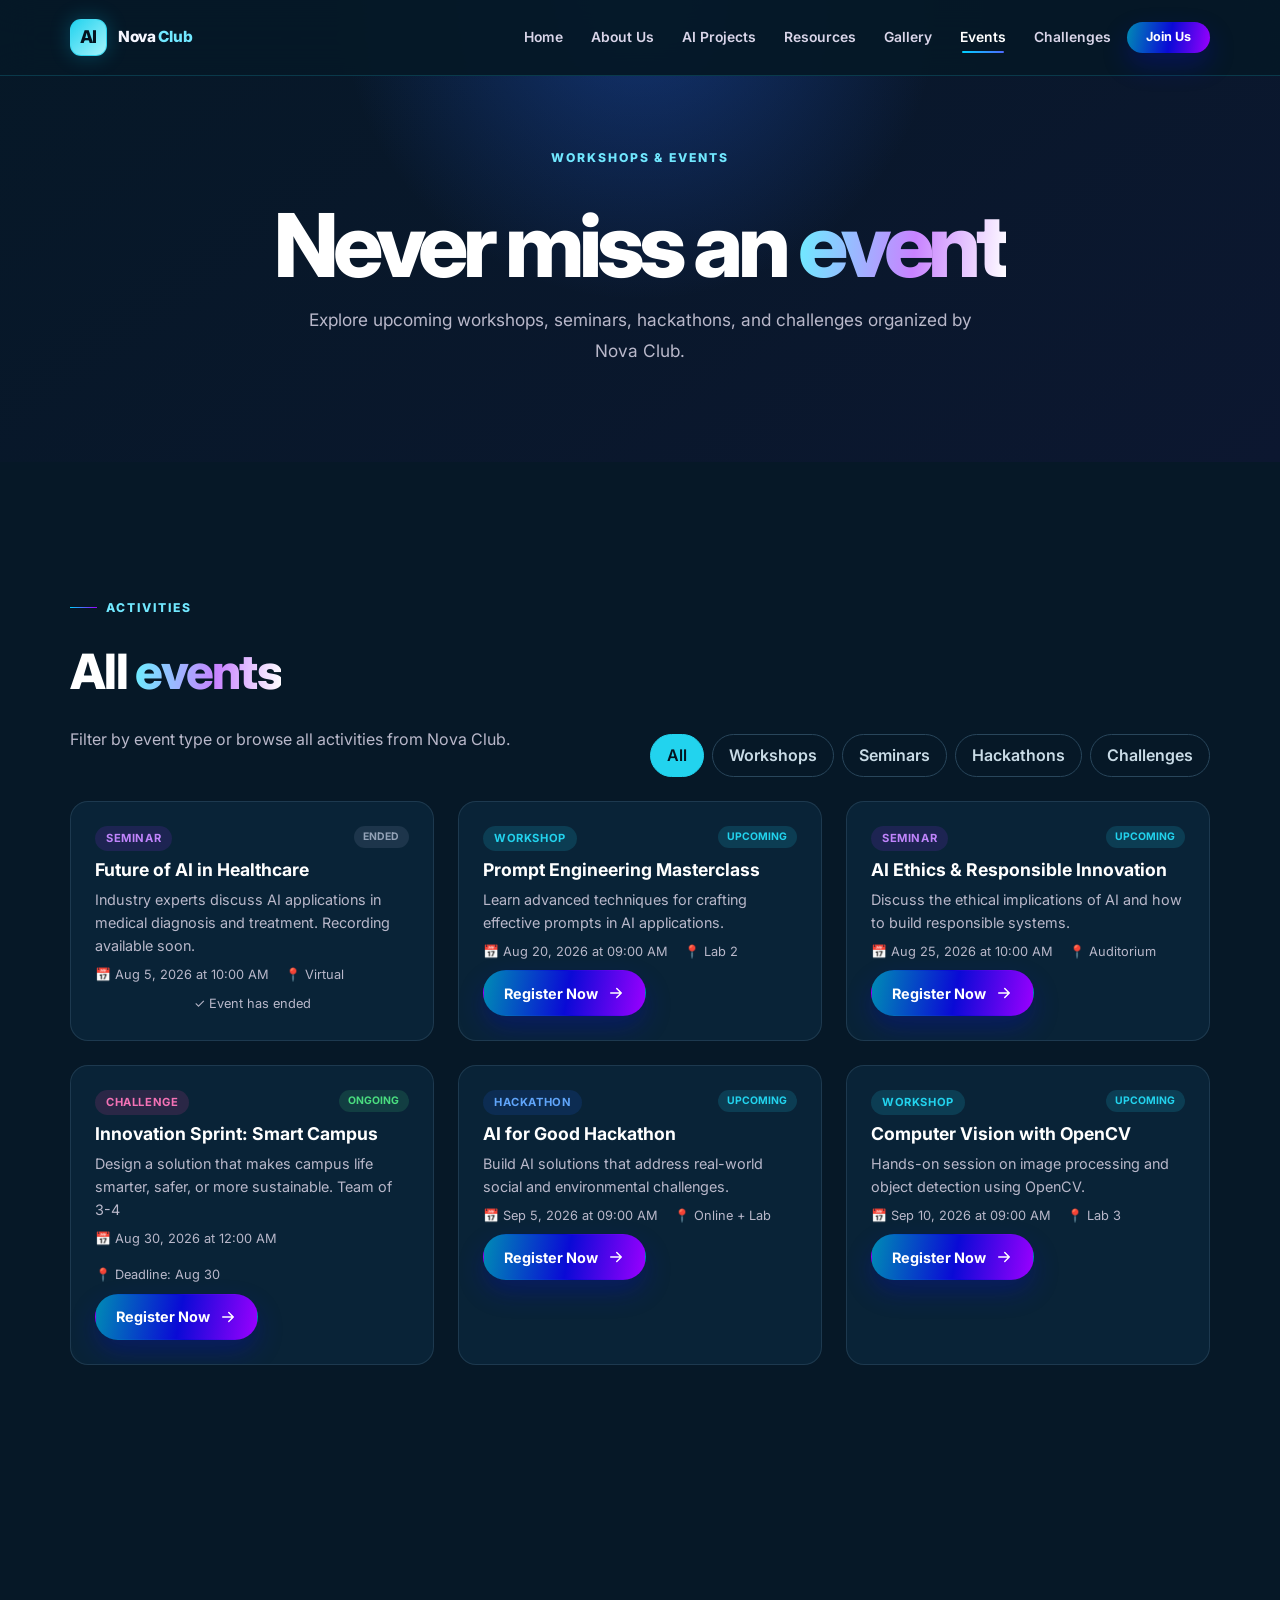
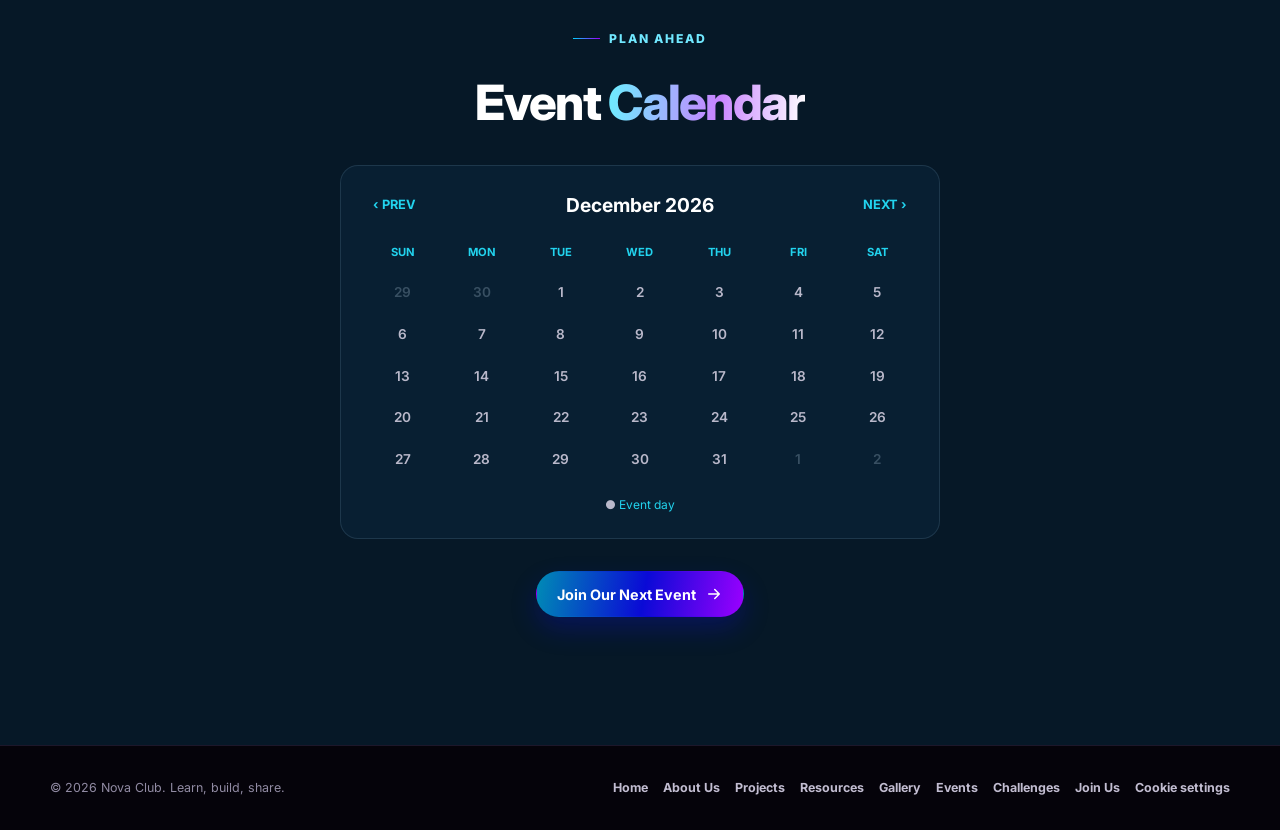
<file: events.html>
<!DOCTYPE html>
<html lang="en">
<head>
  <meta charset="UTF-8">
  <meta name="viewport" content="width=device-width, initial-scale=1.0">
  <meta name="description" content="Workshops, seminars, hackathons and events from Nova Club.">
  <title>Workshops & Events | Nova Club</title>
  

  <link href="https://cdn.jsdelivr.net/npm/bootstrap@5.3.3/dist/css/bootstrap.min.css" rel="stylesheet">
  
  <link rel="preconnect" href="https://fonts.googleapis.com">
  <link rel="preconnect" href="https://fonts.gstatic.com" crossorigin>
  <link href="https://fonts.googleapis.com/css2?family=Inter:wght@400;500;600;700;800&display=swap" rel="stylesheet">
  <link rel="stylesheet" href="club.css">

  <style>
    .events-hero {
      padding: 9rem 0 5rem;
      text-align: center;
      background: 
        radial-gradient(circle at 50% 0, rgba(37, 99, 235, 0.38), transparent 38%),
        linear-gradient(145deg, #061827, #0c1730);
    }

    .event-card .card-body {
      padding: 1.5rem;
    }

    .event-tag {
      display: inline-block;
      padding: 0.2rem 0.7rem;
      border-radius: 999px;
      font-size: 0.7rem;
      font-weight: 700;
      text-transform: uppercase;
      letter-spacing: 0.05em;
    }

    .tag-workshop {
      background: rgba(34, 211, 238, 0.15);
      color: #22d3ee;
    }

    .tag-seminar {
      background: rgba(147, 51, 234, 0.15);
      color: #c084fc;
    }

    .tag-hackathon {
      background: rgba(37, 99, 235, 0.15);
      color: #60a5fa;
    }

    .tag-challenge {
      background: rgba(236, 72, 153, 0.15);
      color: #f472b6;
    }

    .event-status {
      display: inline-block;
      padding: 0.15rem 0.6rem;
      border-radius: 999px;
      font-size: 0.65rem;
      font-weight: 700;
      text-transform: uppercase;
    }

    .status-upcoming {
      background: rgba(34, 211, 238, 0.15);
      color: #22d3ee;
    }

    .status-ongoing {
      background: rgba(74, 222, 128, 0.15);
      color: #4ade80;
    }

    .status-ended {
      background: rgba(148, 163, 184, 0.15);
      color: #94a3b8;
    }

    .empty-state {
      display: none;
      padding: 3rem;
      color: var(--muted);
      text-align: center;
      border: 1px dashed #355267;
      border-radius: 18px;
      margin-top: 1.5rem;
    }

    .loading-state {
      padding: 3rem;
      color: var(--muted);
      text-align: center;
    }

    .loading-state .spinner {
      display: inline-block;
      width: 40px;
      height: 40px;
      border: 3px solid rgba(34, 211, 238, 0.1);
      border-radius: 50%;
      border-top-color: #22d3ee;
      animation: spin 0.8s linear infinite;
    }

    @keyframes spin {
      to { transform: rotate(360deg); }
    }

    .calendar-grid {
      display: grid;
      grid-template-columns: repeat(7, 1fr);
      gap: 4px;
      text-align: center;
    }

    .calendar-grid .day-header {
      padding: 0.5rem 0;
      font-size: 0.7rem;
      font-weight: 700;
      color: var(--cyan);
      text-transform: uppercase;
    }

    .calendar-grid .day {
      padding: 0.5rem 0;
      border-radius: 8px;
      font-size: 0.85rem;
      font-weight: 600;
      color: var(--muted);
      transition: background 0.2s;
    }

    .calendar-grid .day:hover {
      background: rgba(34, 211, 238, 0.1);
    }

    .calendar-grid .day.has-event {
      background: rgba(34, 211, 238, 0.15);
      color: var(--cyan);
      cursor: pointer;
    }

    .calendar-grid .day.has-event::after {
      content: "●";
      display: block;
      font-size: 0.4rem;
      color: var(--cyan);
      margin-top: -2px;
    }

    .calendar-grid .day.other-month {
      color: rgba(169, 192, 208, 0.3);
    }

    .calendar-nav-btn {
      color: var(--cyan);
      font-size: 0.8rem;
      font-weight: 700;
      text-transform: uppercase;
      cursor: pointer;
      background: none;
      border: none;
      padding: 0.25rem 0.5rem;
      transition: opacity 0.2s;
    }

    .calendar-nav-btn:hover {
      opacity: 0.7;
    }

    .event-count-badge {
      display: inline-block;
      padding: 0.15rem 0.6rem;
      border-radius: 999px;
      font-size: 0.7rem;
      font-weight: 700;
      background: rgba(34, 211, 238, 0.1);
      color: var(--cyan);
      margin-left: 0.5rem;
    }

    @media (max-width: 768px) {
      .calendar-grid {
        font-size: 0.75rem;
      }
      .calendar-grid .day {
        padding: 0.3rem 0;
      }
      .event-grid {
        grid-template-columns: 1fr 1fr;
      }
    }

    @media (max-width: 575.98px) {
      .events-hero {
        padding: 7.5rem 0 4rem;
      }
      .section {
        padding: 4rem 0;
      }
      .event-grid {
        grid-template-columns: 1fr;
      }
    }
 
    .navbar .nav-link::after {
      content: "";
      position: absolute;
      bottom: 4px;
      left: 50%;
      transform: translateX(-50%) scaleX(0);
      height: 2px;
      width: 60%;
      border-radius: 999px;
      background: linear-gradient(90deg, #00d2ff, #9b00ff);
      transition: transform 160ms ease;
    }
    .navbar .nav-link:hover::after,
    .navbar .nav-link.active::after {
      transform: translateX(-50%) scaleX(1);
    }
    .navbar .nav-link:hover,
    .navbar .nav-link.active {
      color: #fff !important;
    }
    .btn-join-nav:hover {
      transform: translateY(-2px);
      box-shadow: 0 15px 32px rgba(155, 0, 255, 0.32);
      color: #fff !important;
    }
    @media (max-width: 991.98px) {
      .navbar .navbar-collapse {
        background: rgba(8, 3, 14, 0.98);
        border-radius: 12px;
        padding: 1rem;
        margin-top: 8px;
        border: 1px solid rgba(34, 211, 238, 0.1);
      }
      .navbar .nav-link::after {
        display: none !important;
      }
      .btn-join-nav {
        width: 100% !important;
        justify-content: center !important;
        margin-top: 4px;
      }
    }
  </style>
</head>
<body class="page-hero-reveal">
  <a class="skip-link" href="#main-content">Skip to content</a>

  <div data-site-navbar></div>
  <main id="main-content">
    <header class="events-hero">
      <div class="container">
        <span class="eyebrow">Workshops & Events</span>
        <h1>Never miss an <span class="gradient-text">event</span></h1>
        <p>Explore upcoming workshops, seminars, hackathons, and challenges organized by Nova Club.</p>
      </div>
    </header>

    <section class="section" id="upcoming">
      <div class="container">
        <div style="display:flex;justify-content:space-between;align-items:flex-end;flex-wrap:wrap;gap:1rem;margin-bottom:1.5rem;">
          <div>
            <span class="eyebrow">Activities</span>
            <h2 class="section-title">All <span class="gradient-text">events</span></h2>
            <p class="section-copy">Filter by event type or browse all activities from Nova Club.</p>
          </div>
          <div class="d-flex" aria-label="Event filters">
            <button class="filter-btn active" type="button" data-filter="all">All</button>
            <button class="filter-btn" type="button" data-filter="workshop">Workshops</button>
            <button class="filter-btn" type="button" data-filter="seminar">Seminars</button>
            <button class="filter-btn" type="button" data-filter="hackathon">Hackathons</button>
            <button class="filter-btn" type="button" data-filter="challenge">Challenges</button>
          </div>
        </div>

        <div id="eventGrid" class="event-grid">
        </div>
        <div class="loading-state" id="loadingState" style="display:none;">
          <div class="spinner"></div>
          <p style="margin-top: 1rem;">Loading events from Nova Club calendar...</p>
        </div>
        <div class="empty-state" id="emptyState" role="status">No events available in this category. Check back soon!</div>
      </div>
    </section>

    <section class="section" id="calendar">
      <div class="container">
        <div style="max-width:650px;margin:0 auto;text-align:center;">
          <span class="eyebrow">Plan Ahead</span>
          <h2 class="section-title">Event <span class="gradient-text">Calendar</span></h2>
        </div>
        <div style="max-width:600px;margin:2rem auto;background:rgba(10,38,59,.6);border:1px solid rgba(148,190,216,.15);border-radius:18px;padding:1.5rem;">
          <div style="display:flex;justify-content:space-between;align-items:center;margin-bottom:1rem;">
            <button class="calendar-nav-btn" id="prevMonthBtn">‹ Prev</button>
            <span style="color:#fff;font-size:1.2rem;font-weight:700;" id="calendarMonthYear">August 2026</span>
            <button class="calendar-nav-btn" id="nextMonthBtn">Next ›</button>
          </div>
          <div class="calendar-grid" id="calendarGrid">
            <div class="day-header">Sun</div>
            <div class="day-header">Mon</div>
            <div class="day-header">Tue</div>
            <div class="day-header">Wed</div>
            <div class="day-header">Thu</div>
            <div class="day-header">Fri</div>
            <div class="day-header">Sat</div>
          </div>
          <div style="display:flex;gap:1rem;justify-content:center;margin-top:1rem;font-size:.75rem;color:var(--muted);">
            <span>● <span style="color:var(--cyan);">Event day</span></span>
          </div>
        </div>
        <div style="text-align:center;margin-top:2rem;">
          <a class="button button-primary" href="join.html#registration">Join Our Next Event
            <svg viewBox="0 0 24 24" fill="none" stroke="currentColor" stroke-width="2" stroke-linecap="round" stroke-linejoin="round" aria-hidden="true"><path d="M5 12h14M13 6l6 6-6 6"></path></svg>
          </a>
        </div>
      </div>
    </section>
  </main>

  <div data-site-footer></div>

  <script src="https://code.jquery.com/jquery-3.7.1.min.js"></script>
  <script src="https://cdn.jsdelivr.net/npm/bootstrap@5.3.3/dist/js/bootstrap.bundle.min.js"></script>
  <script src="club.js"></script>

</body>
</html>
</file>
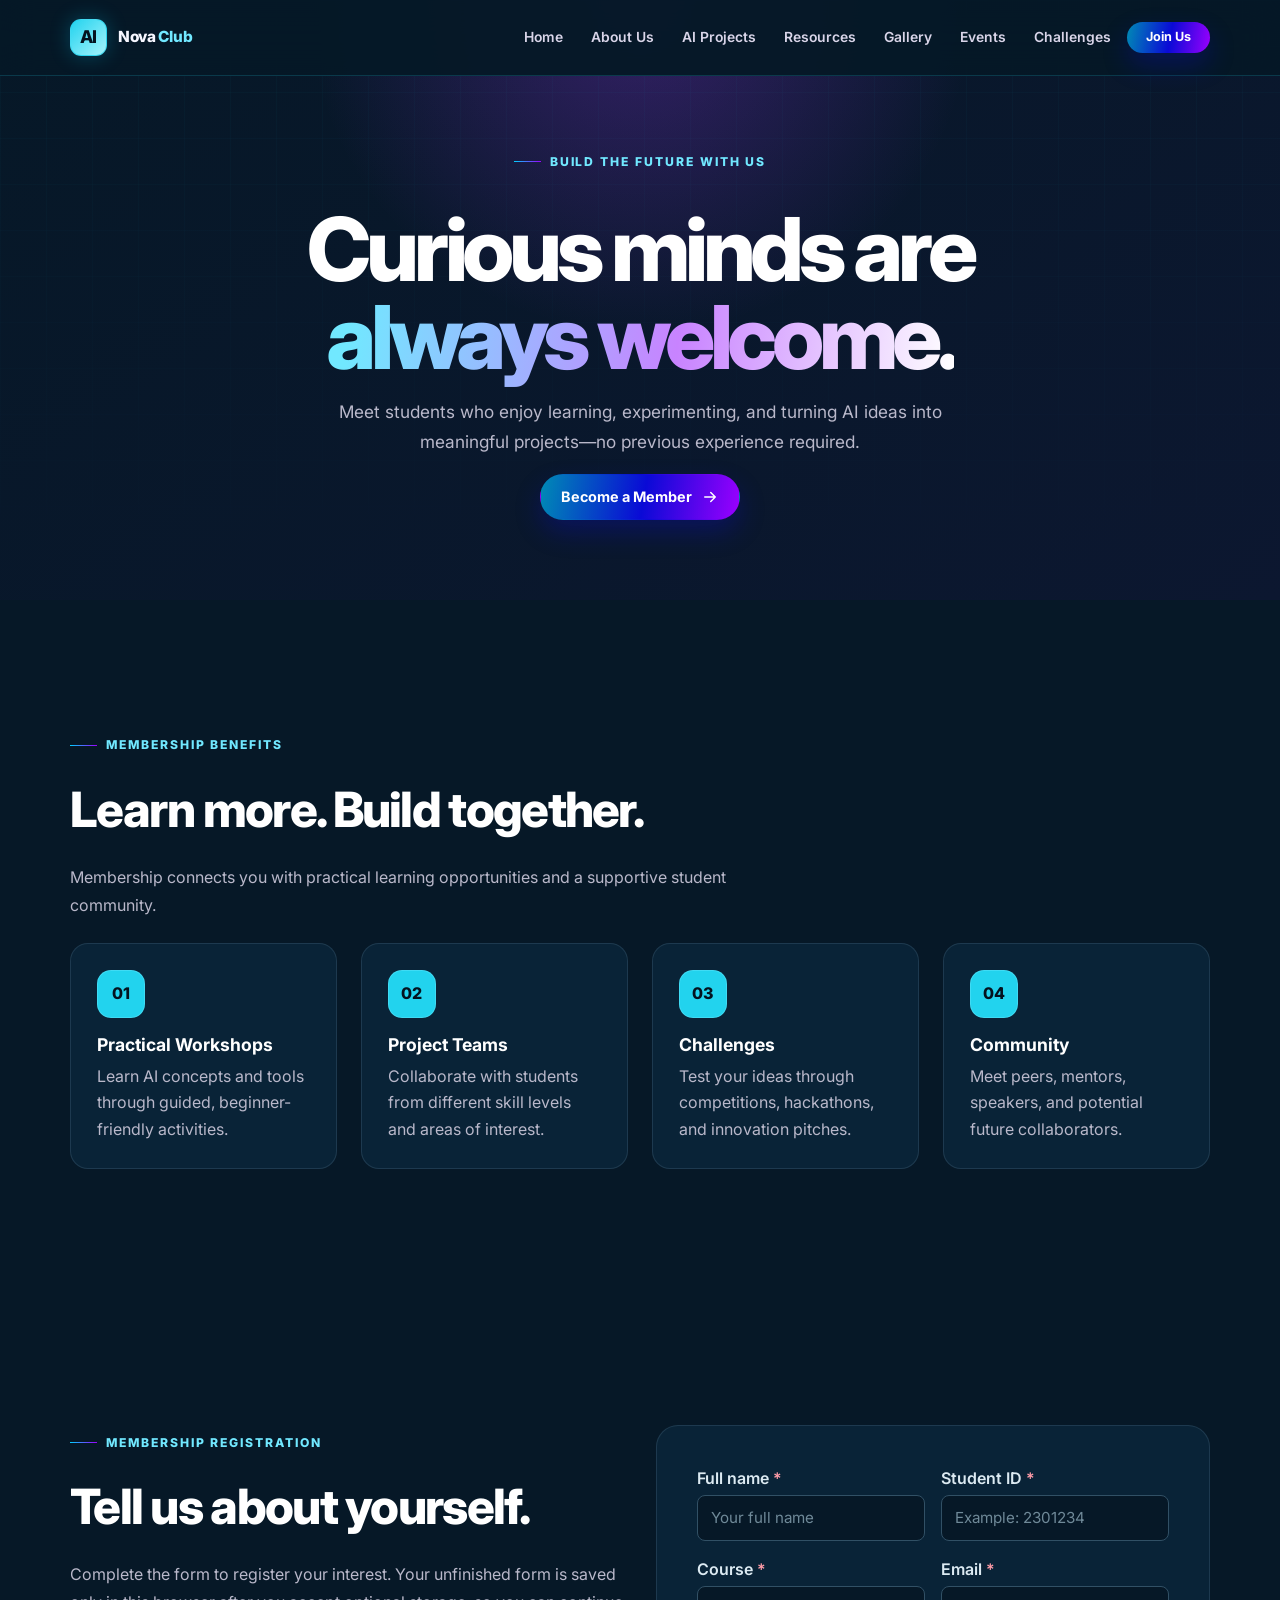
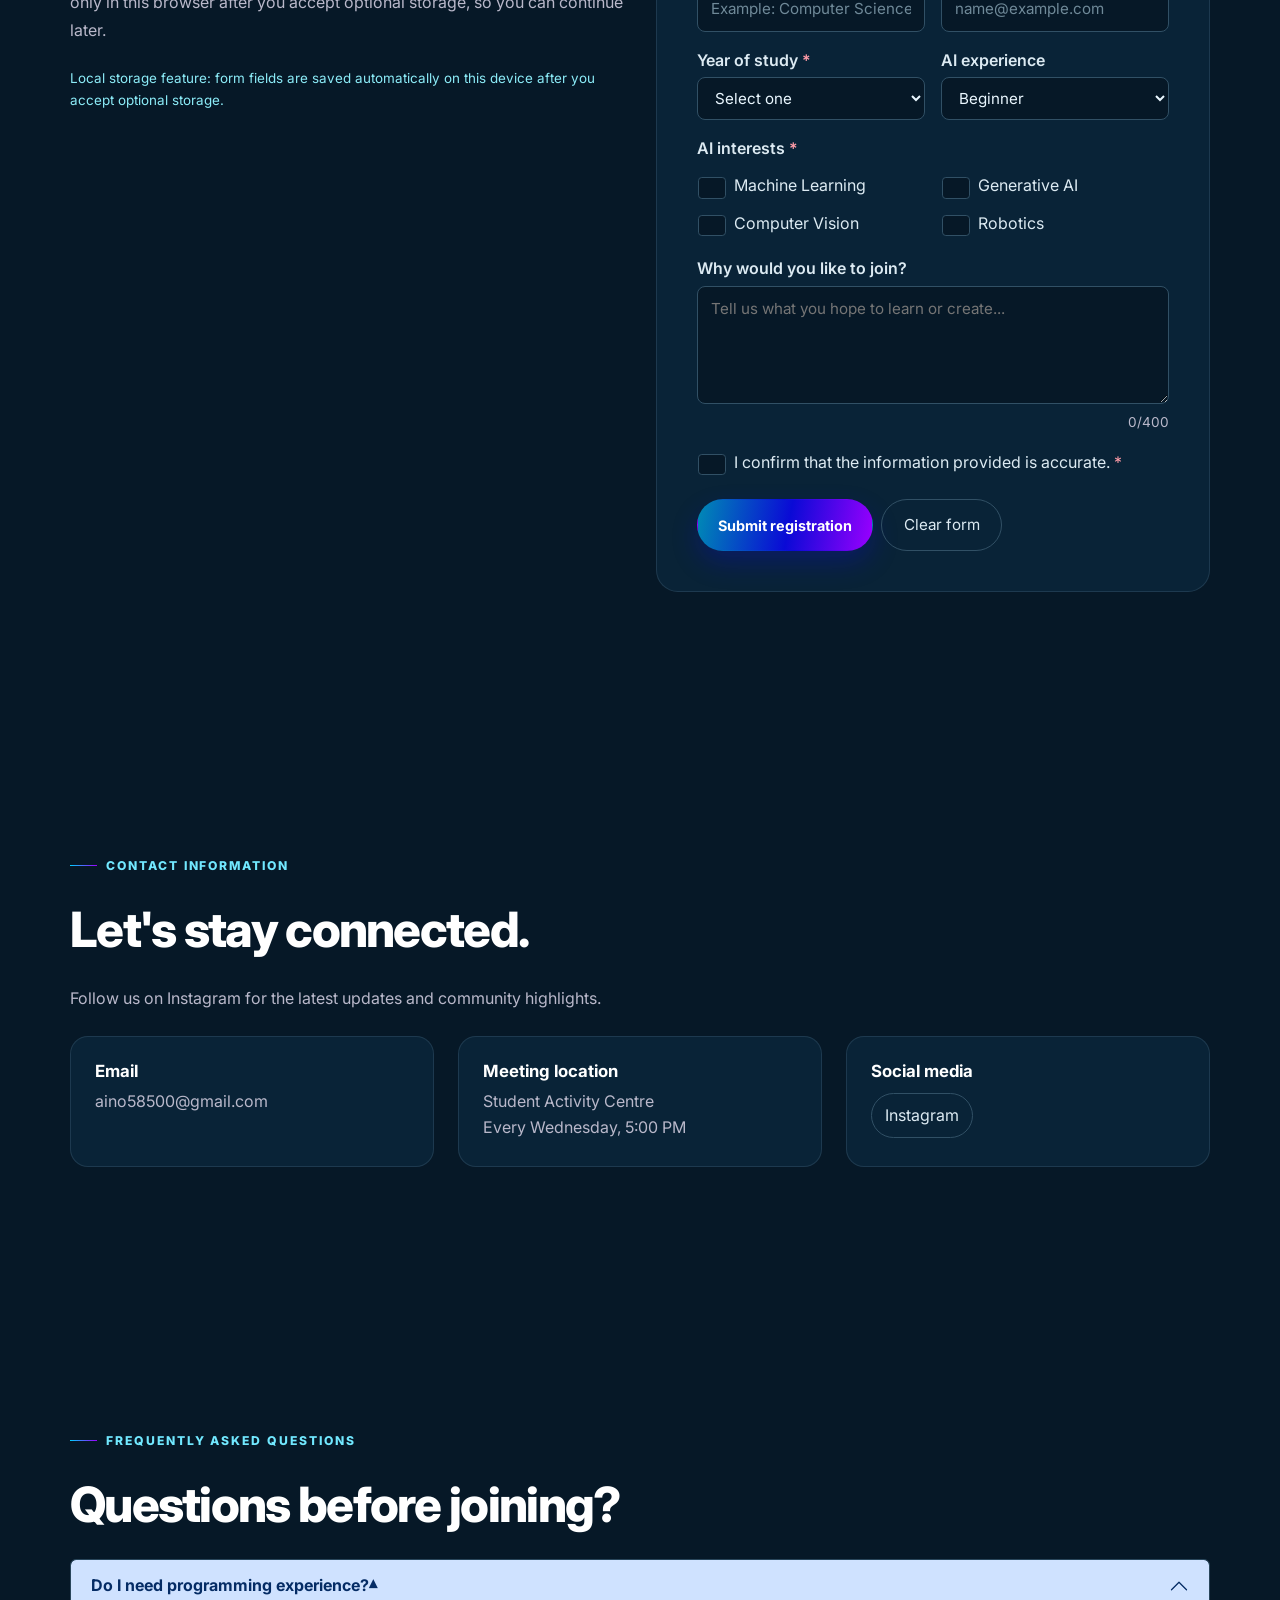
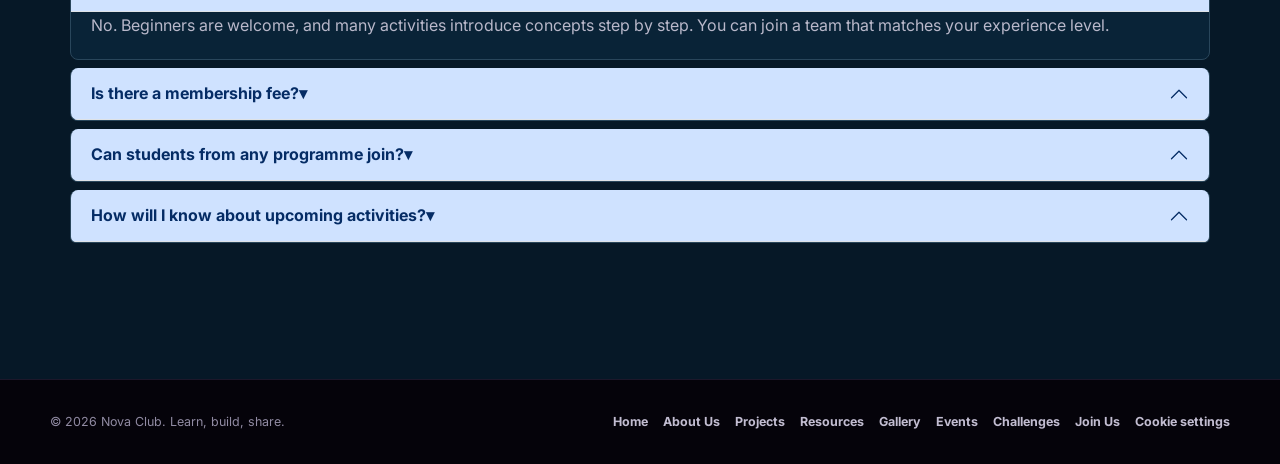
<file: join.html>
<!doctype html>
<html lang="en">
<head>
  <meta charset="utf-8">
  <meta name="viewport" content="width=device-width, initial-scale=1">
  <meta name="description" content="Join Nova Club, explore membership benefits, and contact the committee.">
  <title>Join Us | Nova Club</title>
  

  <link href="https://cdn.jsdelivr.net/npm/bootstrap@5.3.3/dist/css/bootstrap.min.css" rel="stylesheet">
  
  <link rel="preconnect" href="https://fonts.googleapis.com">
  <link rel="preconnect" href="https://fonts.gstatic.com" crossorigin>
  <link href="https://fonts.googleapis.com/css2?family=Inter:wght@400;500;600;700;800&display=swap" rel="stylesheet">
  <link rel="stylesheet" href="club.css">

  <style>
    
  .hero {
  position: relative;
  overflow: hidden;
  padding: 9rem 0 5rem;
  text-align: center;
  background: 
    radial-gradient(circle at 50% 0, rgba(147, 51, 234, 0.32), transparent 38%),
    linear-gradient(145deg, #061827, #0c1730);
}

.benefit-card {
  height: 100%;
  padding: 1.6rem;
  background: rgba(10, 38, 59, .82);
  border: 1px solid rgba(148, 190, 216, .15);
  border-radius: 18px;
}

.benefit-icon {
  display: grid;
  width: 48px;
  height: 48px;
  margin-bottom: 1rem;
  place-items: center;
  color: #04131f;
  background: var(--cyan);
  border-radius: 14px;
  font-weight: 800;
}


.form-panel {
  background: rgba(10, 38, 59, 0.82);
  border: 1px solid rgba(148, 190, 216, 0.15);
  border-radius: 22px;
  padding: clamp(1.35rem, 4vw, 2.5rem);
}

.form-panel label {
  color: #dceaf2;
  font-weight: 600;
  display: block;
  margin-bottom: 0.25rem;
}

.form-panel input,
.form-panel select,
.form-panel textarea {
  width: 100%;
  padding: 0.6rem 0.8rem;
  color: #eaf7ff;
  background: #061827;
  border: 1px solid #315065;
  border-radius: 8px;
  font-family: inherit;
  font-size: 0.95rem;
  transition: border-color 0.2s, box-shadow 0.2s;
}

.form-panel input:focus,
.form-panel select:focus,
.form-panel textarea:focus {
  outline: none;
  border-color: #22d3ee;
  box-shadow: 0 0 0 0.2rem rgba(34, 211, 238, 0.14);
}

.form-panel input::placeholder {
  color: #6f8998;
}

.form-panel select option {
  color: #eaf7ff;
  background: #071b2b;
}

.form-panel .form-check {
  display: flex;
  align-items: center;
  gap: 0.5rem;
  margin: 0.25rem 0;
}

.form-panel .form-check input[type="checkbox"] {
  width: auto;
  width: 1.1rem;
  height: 1.1rem;
  accent-color: #2563eb;
}

.form-panel .form-check label {
  margin: 0;
  font-weight: 400;
  color: #dceaf2;
}

.required {
  color: #ff9ca8;
}

.invalid-feedback {
  color: #ff9ca8;
  font-size: 0.85rem;
  margin-top: 0.25rem;
  display: none;
}

.was-validated .invalid-feedback,
.invalid-feedback.show {
  display: block;
}

.was-validated input:invalid,
.was-validated select:invalid,
.was-validated textarea:invalid {
  border-color: #ff9ca8;
}

.success-box {
  display: none;
  padding: 1rem;
  color: #baf7dc;
  background: rgba(16, 185, 129, 0.1);
  border: 1px solid rgba(52, 211, 153, 0.35);
  border-radius: 12px;
}

.success-box.show {
  display: block;
}

.contact-card {
  height: 100%;
  padding: 1.5rem;
  background: rgba(10, 38, 59, 0.82);
  border: 1px solid rgba(148, 190, 216, 0.15);
  border-radius: 18px;
}

.contact-card h3 {
  font-size: 1.05rem;
  font-weight: 700;
  color: #fff;
}

.contact-card p,
.contact-card a {
  color: var(--muted);
}

.contact-card a:hover {
  color: #22d3ee;
}

.social-link {
  display: inline-flex;
  margin: 0.25rem 0.35rem 0.25rem 0;
  padding: 0.55rem 0.8rem;
  color: #dceaf2 !important;
  text-decoration: none;
  border: 1px solid #315065;
  border-radius: 999px;
  transition: all 0.2s;
}

.social-link:hover {
  color: #04131f !important;
  background: #22d3ee;
  border-color: #22d3ee;
}

.accordion-item {
  color: #eaf7ff;
  background: rgba(10, 38, 59, 0.82);
  border: 1px solid #29465b;
  border-radius: 8px;
  margin-bottom: 0.5rem;
  overflow: hidden;
}

.accordion-header {
  margin: 0;
}

.accordion-button {
  width: 100%;
  padding: 1rem 1.25rem;
  color: #eaf7ff;
  background: #0a263b;
  border: none;
  font-weight: 700;
  font-size: 1rem;
  text-align: left;
  cursor: pointer;
  display: flex;
  justify-content: space-between;
  align-items: center;
  font-family: inherit;
  transition: background 0.2s;
}

.accordion-button:hover {
  background: #0c2d45;
}

.accordion-button .arrow {
  transition: transform 0.3s;
}

.accordion-button.active .arrow {
  transform: rotate(180deg);
}

.accordion-body {
  padding: 0 1.25rem 1.25rem;
  color: var(--muted);
  line-height: 1.7;
}

.draft-note {
  color: #8cecf8;
  font-size: 0.84rem;
}


.btn-outline-light {
  color: #dceaf2;
  border: 1px solid #315065;
  border-radius: 999px;
  background: transparent;
  padding: 0.8rem 1.35rem;
  cursor: pointer;
  font-family: inherit;
  font-size: 0.95rem;
  transition: all 0.2s;
}

.btn-outline-light:hover {
  border-color: #22d3ee;
  color: #22d3ee;
}


.mb-0 {
  margin-bottom: 0;
}

.mb-4 {
  margin-bottom: 1.5rem;
}

.align-items-start {
  align-items: flex-start;
}

.text-end {
  text-align: right;
  font-size: 0.85rem;
  color: var(--muted);
}

.text-secondary {
  color: #a9c0d0;
}


.fs-6 {
  font-size: 1rem;
}

.benefit-grid {
  display: grid;
  grid-template-columns: repeat(4, 1fr);
  gap: 1.5rem;
}


@media (max-width: 930px) {
  .benefit-grid {
    grid-template-columns: 1fr 1fr;
  }
  
  .contact-grid {
    grid-template-columns: 1fr 1fr;
  }
}

@media (max-width: 500px) {
  .benefit-grid {
    grid-template-columns: 1fr;
  }
  
  .contact-grid {
    grid-template-columns: 1fr;
  }
  
  .hero {
    padding: 7.5rem 0 4rem;
  }
  
  .section {
    padding: 3rem 0;
  }
}
    .navbar .nav-link::after {
      content: "";
      position: absolute;
      bottom: 4px;
      left: 50%;
      transform: translateX(-50%) scaleX(0);
      height: 2px;
      width: 60%;
      border-radius: 999px;
      background: linear-gradient(90deg, #00d2ff, #9b00ff);
      transition: transform 160ms ease;
    }
    .navbar .nav-link:hover::after,
    .navbar .nav-link.active::after {
      transform: translateX(-50%) scaleX(1);
    }
    .navbar .nav-link:hover,
    .navbar .nav-link.active {
      color: #fff !important;
    }
    .btn-join-nav:hover {
      transform: translateY(-2px);
      box-shadow: 0 15px 32px rgba(155, 0, 255, 0.32);
      color: #fff !important;
    }
    @media (max-width: 991.98px) {
      .navbar .navbar-collapse {
        background: rgba(8, 3, 14, 0.98);
        border-radius: 12px;
        padding: 1rem;
        margin-top: 8px;
        border: 1px solid rgba(34, 211, 238, 0.1);
      }
      .navbar .nav-link::after {
        display: none !important;
      }
      .btn-join-nav {
        width: 100% !important;
        justify-content: center !important;
        margin-top: 4px;
      }
    }
  </style>
</head>
<body>
  <a class="skip-link" href="#main-content">Skip to content</a>


  <div data-site-navbar></div>

  <main id="main-content">
    <header class="hero">
      <div class="container">
        <span class="eyebrow">Build the future with us</span>
        <h1>Curious minds are <span class="gradient-text">always welcome.</span></h1>
        <p>Meet students who enjoy learning, experimenting, and turning AI ideas into meaningful projects—no previous experience required.</p>
        <a class="button button-primary" href="#registration">Become a Member
              <svg viewBox="0 0 24 24" fill="none" stroke="currentColor" stroke-width="2" stroke-linecap="round" stroke-linejoin="round" aria-hidden="true"><path d="M5 12h14M13 6l6 6-6 6"></path></svg>
        </a>
      </div>
    </header>

    <section class="section">
      <div class="container">
        <span class="eyebrow">Membership benefits</span>
        <h2 class="section-title">Learn more. Build together.</h2>
        <p class="section-copy mb-4">Membership connects you with practical learning opportunities and a supportive student community.</p>
        <div class="benefit-grid">
          <article class="benefit-card"><span class="benefit-icon">01</span><h3>Practical Workshops</h3><p>Learn AI concepts and tools through guided, beginner-friendly activities.</p></article>
          <article class="benefit-card"><span class="benefit-icon">02</span><h3>Project Teams</h3><p>Collaborate with students from different skill levels and areas of interest.</p></article>
          <article class="benefit-card"><span class="benefit-icon">03</span><h3>Challenges</h3><p>Test your ideas through competitions, hackathons, and innovation pitches.</p></article>
          <article class="benefit-card"><span class="benefit-icon">04</span><h3>Community</h3><p>Meet peers, mentors, speakers, and potential future collaborators.</p></article>
        </div>
      </div>
    </section>

    <section class="section" id="registration">
      <div class="container">
        <div style="display:grid;grid-template-columns:1fr 1fr;gap:2rem;align-items:start;">
          <div>
            <span class="eyebrow">Membership registration</span>
            <h2 class="section-title">Tell us about yourself.</h2>
            <p class="section-copy">Complete the form to register your interest. Your unfinished form is saved only in this browser after you accept optional storage, so you can continue later.</p>
            <p class="draft-note">Local storage feature: form fields are saved automatically on this device after you accept optional storage.</p>
          </div>
          <div>
            <div class="form-panel">
              <div class="success-box" id="successMessage" role="status"><strong>Registration received!</strong> Thank you for your interest. The committee will contact you soon.</div>
              <form id="joinForm" novalidate>
                <div style="display:grid;grid-template-columns:1fr 1fr;gap:1rem;">
                  <div>
                    <label for="fullName">Full name <span class="required">*</span></label>
                    <input id="fullName" name="fullName" type="text" autocomplete="name" placeholder="Your full name" required minlength="2">
                    <div class="invalid-feedback">Please enter your full name.</div>
                  </div>
                  <div>
                    <label for="studentId">Student ID <span class="required">*</span></label>
                    <input id="studentId" name="studentId" type="text" placeholder="Example: 2301234" required pattern="[A-Za-z0-9-]{5,15}">
                    <div class="invalid-feedback">Enter a valid student ID (5–15 letters or numbers).</div>
                  </div>
                  <div>
                    <label for="course">Course <span class="required">*</span></label>
                    <input id="course" name="course" type="text" placeholder="Example: Computer Science" required>
                    <div class="invalid-feedback">Please enter your course.</div>
                  </div>
                  <div>
                    <label for="email">Email <span class="required">*</span></label>
                    <input id="email" name="email" type="email" autocomplete="email" placeholder="name@example.com" required>
                    <div class="invalid-feedback">Please enter a valid email address.</div>
                  </div>
                  <div>
                    <label for="yearOfStudy">Year of study <span class="required">*</span></label>
                    <select id="yearOfStudy" name="yearOfStudy" required>
                      <option value="" selected disabled>Select one</option>
                      <option>Year 1</option><option>Year 2</option><option>Year 3</option><option>Year 4</option>
                    </select>
                    <div class="invalid-feedback">Please select your year of study.</div>
                  </div>
                  <div>
                    <label for="experience">AI experience</label>
                    <select id="experience" name="experience">
                      <option>Beginner</option><option>Some experience</option><option>Intermediate</option><option>Advanced</option>
                    </select>
                  </div>
                </div>

                <fieldset style="margin-top:1rem;border:none;padding:0;">
                  <legend style="color:#dceaf2;font-weight:600;font-size:1rem;">AI interests <span class="required">*</span></legend>
                  <div style="display:grid;grid-template-columns:1fr 1fr;gap:0.25rem 1rem;" id="interestGroup">
                    <div class="form-check"><input class="form-check-input interest" type="checkbox" value="Machine Learning" id="machineLearning"><label for="machineLearning">Machine Learning</label></div>
                    <div class="form-check"><input class="form-check-input interest" type="checkbox" value="Generative AI" id="generativeAI"><label for="generativeAI">Generative AI</label></div>
                    <div class="form-check"><input class="form-check-input interest" type="checkbox" value="Computer Vision" id="computerVision"><label for="computerVision">Computer Vision</label></div>
                    <div class="form-check"><input class="form-check-input interest" type="checkbox" value="Robotics" id="robotics"><label for="robotics">Robotics</label></div>
                  </div>
                  <div class="invalid-feedback show" id="interestError" style="display:none;">Please select at least one interest.</div>
                </fieldset>

                <div style="margin-top:1rem;">
                  <label for="reason">Why would you like to join?</label>
                  <textarea id="reason" name="reason" rows="4" maxlength="400" placeholder="Tell us what you hope to learn or create..." style="resize:vertical;"></textarea>
                  <div class="text-end"><span id="characterCount">0</span>/400</div>
                </div>

                <div style="margin-top:1rem;">
                  <div class="form-check">
                    <input class="form-check-input" type="checkbox" id="agreement" required>
                    <label for="agreement">I confirm that the information provided is accurate. <span class="required">*</span></label>
                    <div class="invalid-feedback">You must confirm before submitting.</div>
                  </div>
                </div>

                <div style="margin-top:1.5rem;display:flex;flex-wrap:wrap;gap:0.5rem;">
                  <button class="button button-primary" type="submit">Submit registration</button>
                  <button class="btn-outline-light" id="clearDraft" type="button">Clear form</button>
                </div>
              </form>
            </div>
          </div>
        </div>
      </div>
    </section>

    <section class="section" id="contact">
      <div class="container">
        <span class="eyebrow">Contact information</span>
        <h2 class="section-title">Let's stay connected.</h2>
        <p class="section-copy">Follow us on Instagram for the latest updates and community highlights.</p>
        <div class="contact-grid">

          <article class="contact-card">
            <h3>Email</h3>
            <p class="mb-0"><a href="mailto:aino58500@gmail.com">aino58500@gmail.com</a></p>
          </article>
          
        
          <article class="contact-card">
            <h3>Meeting location</h3>
            <p class="mb-0">Student Activity Centre<br>Every Wednesday, 5:00 PM</p>
          </article>
          
          
          <article class="contact-card">
            <h3>Social media</h3>
      
            <a class="social-link" href="https://www.instagram.com/aino58500/" target="_blank" rel="noopener noreferrer" aria-label="Nova Club Instagram">
              Instagram
            </a>
          </article>
        </div>
      </div>
    </section>

    <section class="section">
      <div class="container">
        <span class="eyebrow">Frequently asked questions</span>
        <h2 class="section-title">Questions before joining?</h2>

        <div class="accordion" id="faqAccordion">
          <div class="accordion-item">
            <h3 class="accordion-header">
              <button class="accordion-button active" type="button" data-target="faqOne" aria-expanded="true">
                Do I need programming experience?
                <span class="arrow">▾</span>
              </button>
            </h3>
            <div id="faqOne" class="accordion-body" style="display:block;">No. Beginners are welcome, and many activities introduce concepts step by step. You can join a team that matches your experience level.</div>
          </div>
          <div class="accordion-item">
            <h3 class="accordion-header">
              <button class="accordion-button" type="button" data-target="faqTwo" aria-expanded="false">
                Is there a membership fee?
                <span class="arrow">▾</span>
              </button>
            </h3>
            <div id="faqTwo" class="accordion-body" style="display:none;">Yes, there is a small membership fee to help cover workshop materials and club activities. If you have any questions, feel free to reach out to our committee!</div>
          </div>
          <div class="accordion-item">
            <h3 class="accordion-header">
              <button class="accordion-button" type="button" data-target="faqThree" aria-expanded="false">
                Can students from any programme join?
                <span class="arrow">▾</span>
              </button>
            </h3>
            <div id="faqThree" class="accordion-body" style="display:none;">Yes. AI benefits from different perspectives, so students from technical, business, creative, and other programmes are encouraged to participate.</div>
          </div>
          <div class="accordion-item">
            <h3 class="accordion-header">
              <button class="accordion-button" type="button" data-target="faqFour" aria-expanded="false">
                How will I know about upcoming activities?
                <span class="arrow">▾</span>
              </button>
            </h3>
            <div id="faqFour" class="accordion-body" style="display:none;">Members receive announcements through the club's website and official communication channels. You can also check the Workshops & Events page.</div>
          </div>
        </div>
      </div>
    </section>
  </main>

  <div data-site-footer></div>

  <script src="https://code.jquery.com/jquery-3.7.1.min.js"></script>
  <script src="https://cdn.jsdelivr.net/npm/bootstrap@5.3.3/dist/js/bootstrap.bundle.min.js"></script>
  <script src="club.js"></script>
</body>
</html>
</file>
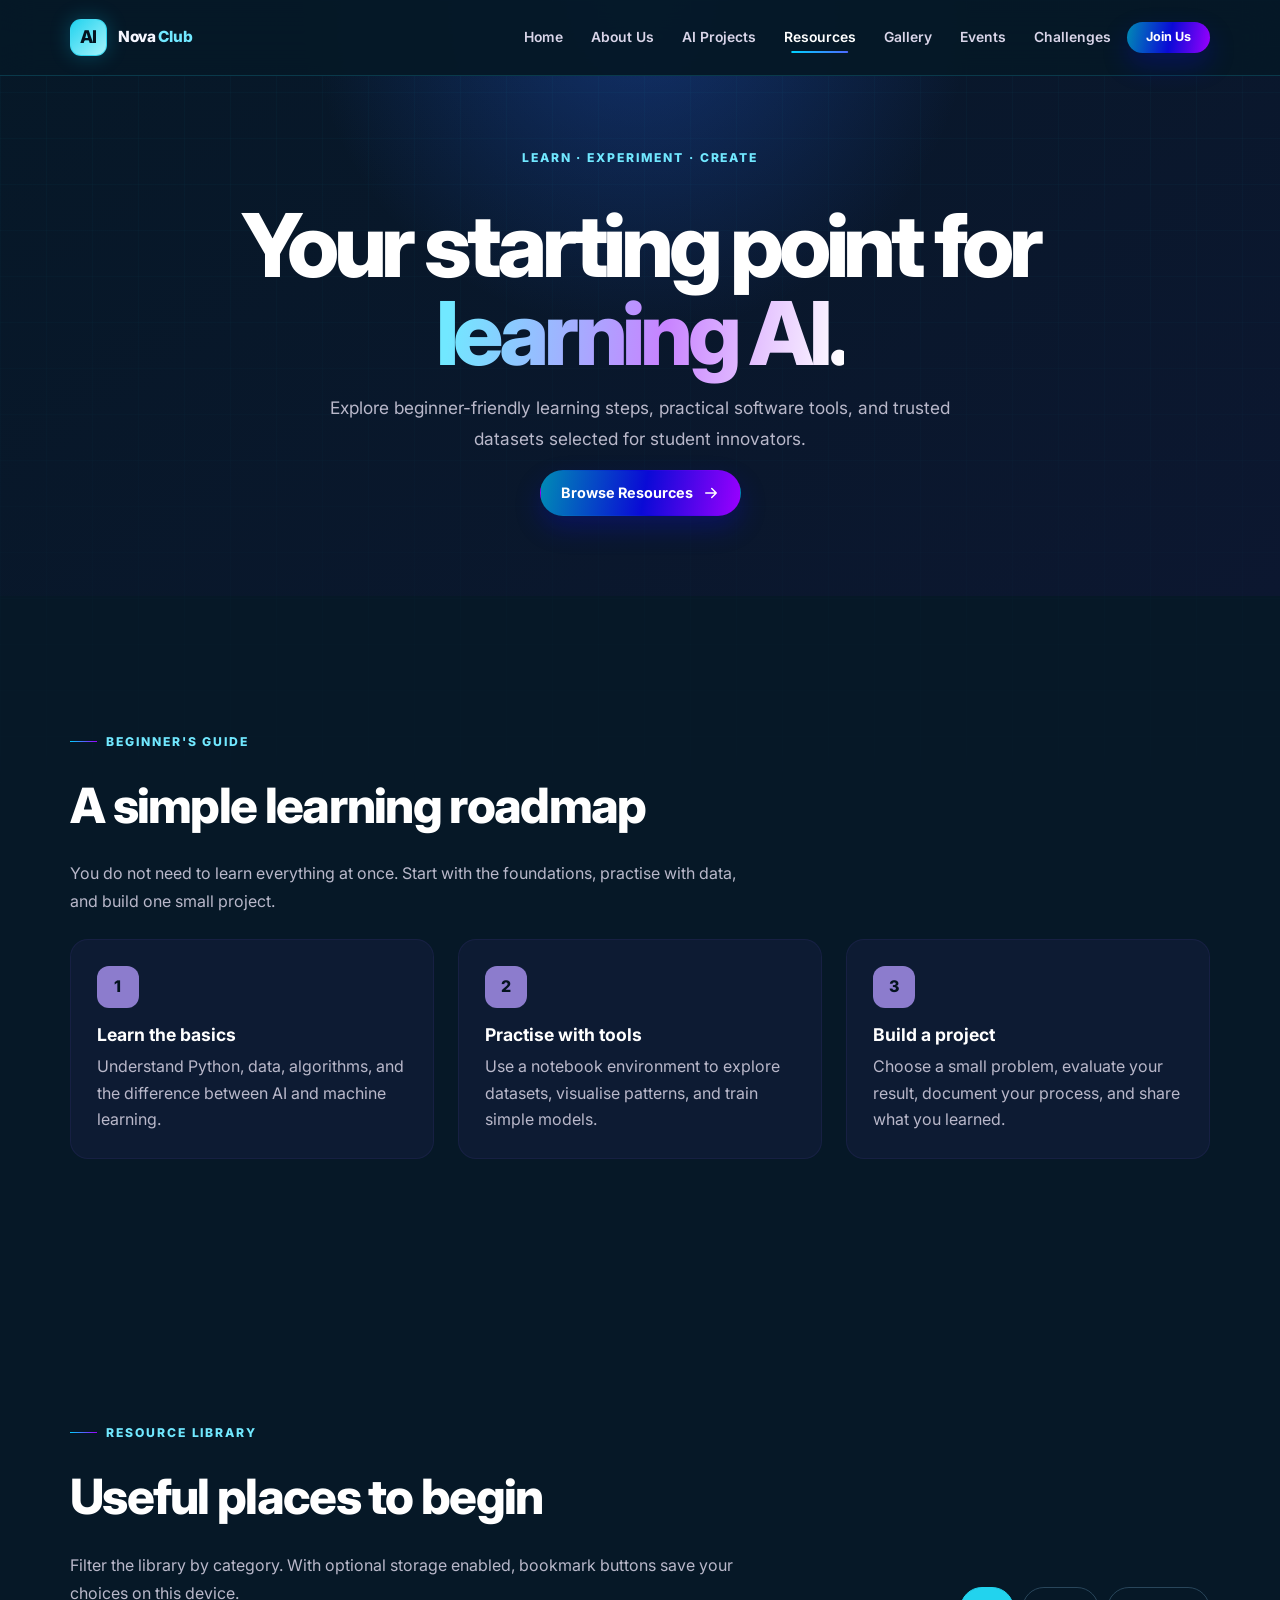
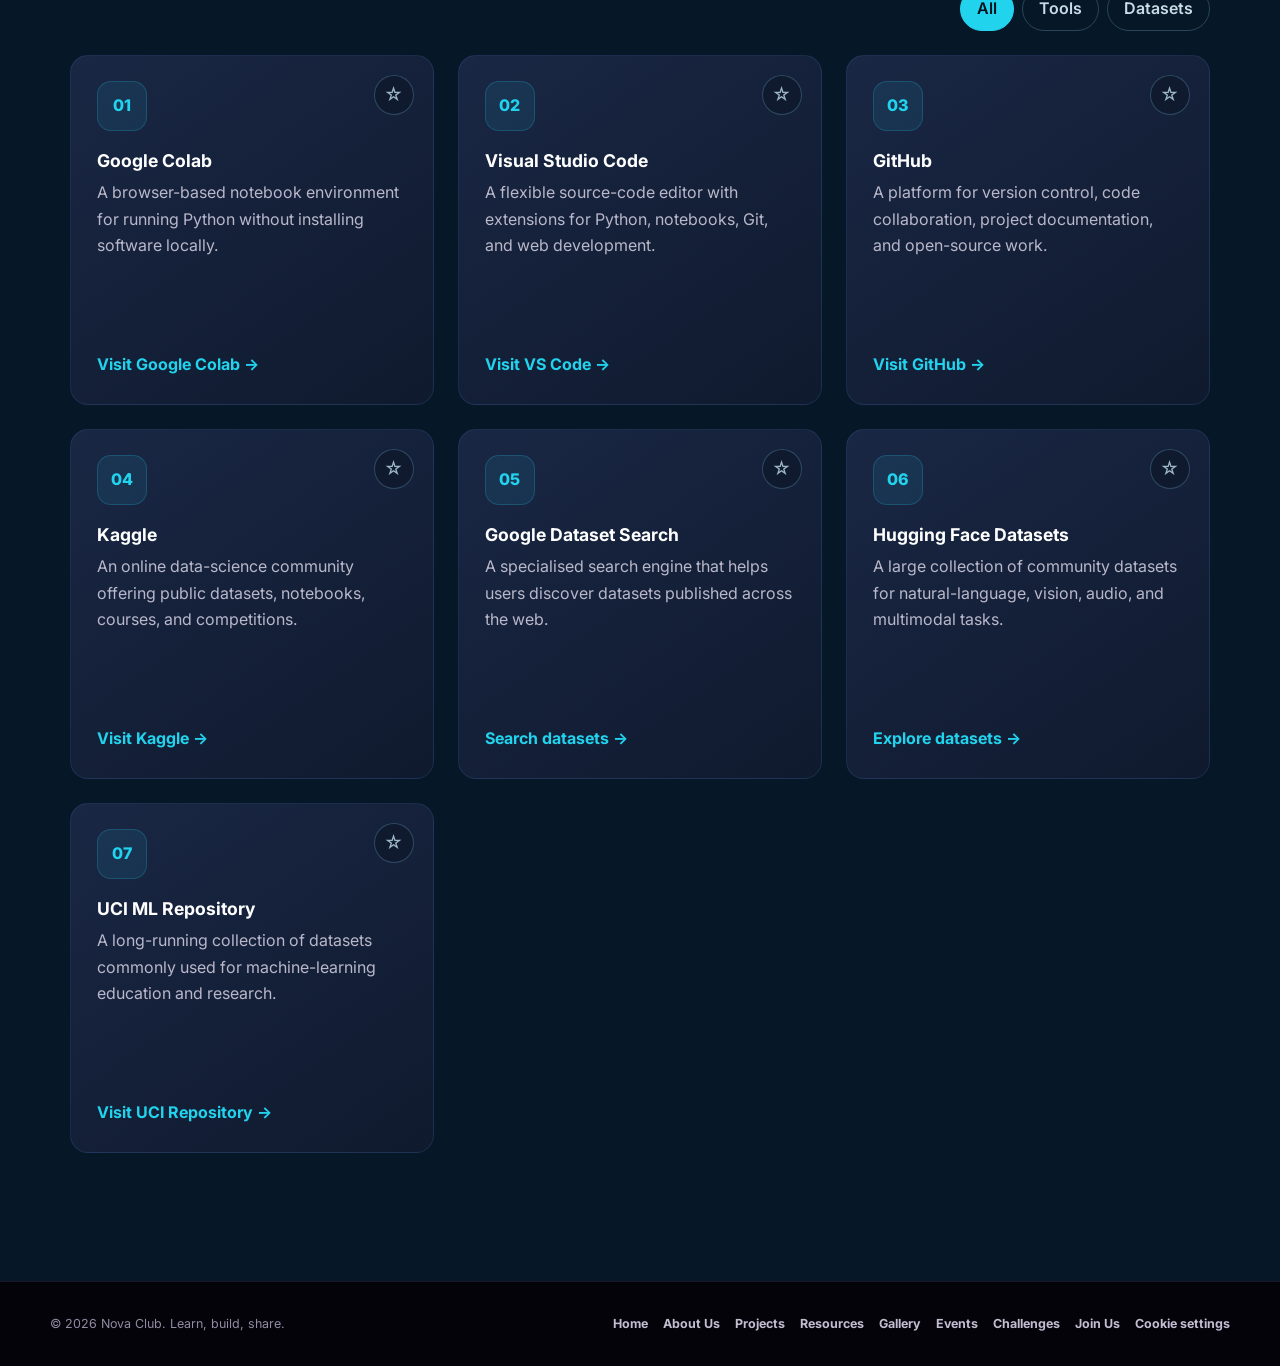
<file: resources.html>
<!doctype html>
<html lang="en">
<head>
  <meta charset="utf-8">
  <meta name="viewport" content="width=device-width, initial-scale=1">
  <meta name="description" content="Beginner-friendly AI learning resources, tools, and datasets.">
  <title>Resources | Nova Club</title>
  
  <link href="https://cdn.jsdelivr.net/npm/bootstrap@5.3.3/dist/css/bootstrap.min.css" rel="stylesheet">
  
  <link rel="preconnect" href="https://fonts.googleapis.com">
  <link rel="preconnect" href="https://fonts.gstatic.com" crossorigin>
  <link href="https://fonts.googleapis.com/css2?family=Inter:wght@400;500;600;700;800&display=swap" rel="stylesheet">
  <link rel="stylesheet" href="club.css">

  <style>
.hero {
  padding: 9rem 0 5rem;
  text-align: center;
  background:
    radial-gradient(circle at 50% 0, rgba(37,99,235,.35), transparent 38%),
    linear-gradient(145deg, #061827, #0c1730);
}


.roadmap-step {
  height: 100%;
  padding: 1.6rem;
  background: rgba(139, 92, 246, 0.06);
  border: 1px solid rgba(139, 92, 246, 0.08);
}

.step-number {
  display: grid;
  width: 42px;
  height: 42px;
  margin-bottom: 1rem;
  place-items: center;
  color: #04131f;
  background: rgba(181, 156, 255, 0.758);
  border-radius: 12px;
  font-weight: 800;
}

.resource-item {
  min-width: 0;
}
.resource-card {
  position: relative;
  display: flex;
  flex-direction: column;
  height: 100%;
  min-height: 350px;
  padding: 1.6rem;
  background: linear-gradient(145deg, #1a2744, #0f1a2e);
  border: 1px solid rgba(96, 165, 250, 0.12);
  overflow: hidden;
  transition: .25s ease;
}
.resource-link {
  position: relative;
  z-index: 1;
  display: inline-block;
  margin-top: auto;
  color: var(--cyan);
  font-weight: 700;
}

.resource-link:hover {
  color: #9af4ff;
  transform: translateX(5px);
}

.bookmark {
  position: absolute;
  z-index: 2;
  top: 1.2rem;
  right: 1.2rem;
  display: grid;
  width: 40px;
  height: 40px;
  place-items: center;
  color: #9eb7c6;
  background: #0f1a2e;
  border: 1px solid rgba(100,160,190,.35);
  border-radius: 50%;
  cursor: pointer;
  font-size: 1.15rem;
  transition: .2s ease;
}

.bookmark:hover {
  color: var(--cyan);
  border-color: var(--cyan);
  background: rgba(34,211,238,.08);
  transform: scale(1.08);
}

.bookmark.saved {
  color: #04131f;
  background: var(--cyan);
  border-color: var(--cyan);
}

@media (max-width: 930px) {
  .resource-grid {
    grid-template-columns: repeat(2, 1fr);
  }
}

@media (max-width: 500px) {
  .resource-grid {
    grid-template-columns: 1fr;
  }
  .resource-card {
    min-height: 320px;
  }
  .hero {
    padding: 7.5rem 0 4rem;
  }
  .section {
    padding: 3rem 0;
  }
}
    .navbar .nav-link::after {
      content: "";
      position: absolute;
      bottom: 4px;
      left: 50%;
      transform: translateX(-50%) scaleX(0);
      height: 2px;
      width: 60%;
      border-radius: 999px;
      background: linear-gradient(90deg, #00d2ff, #9b00ff);
      transition: transform 160ms ease;
    }
    .navbar .nav-link:hover::after,
    .navbar .nav-link.active::after {
      transform: translateX(-50%) scaleX(1);
    }
    .navbar .nav-link:hover,
    .navbar .nav-link.active {
      color: #fff !important;
    }
    .btn-join-nav:hover {
      transform: translateY(-2px);
      box-shadow: 0 15px 32px rgba(155, 0, 255, 0.32);
      color: #fff !important;
    }
    @media (max-width: 991.98px) {
      .navbar .navbar-collapse {
        background: rgba(8, 3, 14, 0.98);
        border-radius: 12px;
        padding: 1rem;
        margin-top: 8px;
        border: 1px solid rgba(34, 211, 238, 0.1);
      }
      .navbar .nav-link::after {
        display: none !important;
      }
      .btn-join-nav {
        width: 100% !important;
        justify-content: center !important;
        margin-top: 4px;
      }
    }
  </style>
</head>
<body class="page-hero-reveal">
  <a class="skip-link" href="#main-content">Skip to content</a>

  <div data-site-navbar></div>

  <main id="main-content">
    <header class="hero">
      <div class="container">
        <span class="eyebrow">Learn · Experiment · Create</span>
        <h1>Your starting point for <span class="gradient-text">learning AI.</span></h1>
        <p>Explore beginner-friendly learning steps, practical software tools, and trusted datasets selected for student innovators.</p>
        <a class="button button-primary" href="#resources">Browse Resources
              <svg viewBox="0 0 24 24" fill="none" stroke="currentColor" stroke-width="2" stroke-linecap="round" stroke-linejoin="round" aria-hidden="true"><path d="M5 12h14M13 6l6 6-6 6"></path></svg>
        </a>
      </div>
    </header>

    <section class="section">
      <div class="container">
        <span class="eyebrow">Beginner's guide</span>
        <h2 class="section-title">A simple learning roadmap</h2>
        <p class="section-copy">You do not need to learn everything at once. Start with the foundations, practise with data, and build one small project.</p>
        <div style="display:grid;grid-template-columns:repeat(3,1fr);gap:1.5rem;">
          <article class="roadmap-step"><span class="step-number">1</span><h3>Learn the basics</h3><p>Understand Python, data, algorithms, and the difference between AI and machine learning.</p></article>
          <article class="roadmap-step"><span class="step-number">2</span><h3>Practise with tools</h3><p>Use a notebook environment to explore datasets, visualise patterns, and train simple models.</p></article>
          <article class="roadmap-step"><span class="step-number">3</span><h3>Build a project</h3><p>Choose a small problem, evaluate your result, document your process, and share what you learned.</p></article>
        </div>
      </div>
    </section>

    <section class="section" id="resources">
      <div class="container">
        <div style="display:flex;justify-content:space-between;align-items:flex-end;flex-wrap:wrap;gap:1rem;margin-bottom:1.5rem;">
          <div>
            <span class="eyebrow">Resource library</span>
            <h2 class="section-title">Useful places to begin</h2>
            <p class="section-copy">Filter the library by category. With optional storage enabled, bookmark buttons save your choices on this device.</p>
          </div>
          <div class="d-flex" aria-label="Resource filters">
            <button class="filter-btn active" type="button" data-filter="all">All</button>
            <button class="filter-btn" type="button" data-filter="tool">Tools</button>
            <button class="filter-btn" type="button" data-filter="dataset">Datasets</button>
          </div>
        </div>

        <div class="resource-grid">
          <div class="resource-item" data-category="tool" data-id="colab">
            <article class="resource-card">
              <button class="bookmark" type="button" aria-label="Bookmark Google Colab" title="Save resource">☆</button>
              <span class="resource-icon">01</span>
              <h3>Google Colab</h3>
              <p>A browser-based notebook environment for running Python without installing software locally.</p>
              <a class="resource-link" href="https://colab.research.google.com/" target="_blank" rel="noopener noreferrer">Visit Google Colab →</a>
            </article>
          </div>

          <div class="resource-item" data-category="tool" data-id="vscode">
            <article class="resource-card">
              <button class="bookmark" type="button" aria-label="Bookmark Google Colab" title="Save resource">☆</button>
              <span class="resource-icon">02</span>
              <h3>Visual Studio Code</h3>
              <p>A flexible source-code editor with extensions for Python, notebooks, Git, and web development.</p>
              <a class="resource-link" href="https://code.visualstudio.com/" target="_blank" rel="noopener noreferrer">Visit VS Code →</a>
            </article>
          </div>

          <div class="resource-item" data-category="tool" data-id="github">
            <article class="resource-card">
              <button class="bookmark" type="button" aria-label="Bookmark GitHub" title="Save resource">☆</button>
              <span class="resource-icon">03</span>
              <h3>GitHub</h3>
              <p>A platform for version control, code collaboration, project documentation, and open-source work.</p>
              <a class="resource-link" href="https://github.com/" target="_blank" rel="noopener noreferrer">Visit GitHub →</a>
            </article>
          </div>
          <div class="resource-item" data-category="dataset" data-id="kaggle">
            <article class="resource-card">
              <button class="bookmark" type="button" aria-label="Bookmark Kaggle" title="Save resource">☆</button>
              <span class="resource-icon">04</span>
              <h3>Kaggle</h3>
              <p>An online data-science community offering public datasets, notebooks, courses, and competitions.</p>
              <a class="resource-link" href="https://www.kaggle.com/" target="_blank" rel="noopener noreferrer">Visit Kaggle →</a>
            </article>
          </div>
          <div class="resource-item" data-category="dataset" data-id="dataset-search">
            <article class="resource-card">
              <button class="bookmark" type="button" aria-label="Bookmark Google Dataset Search" title="Save resource">☆</button>
              <span class="resource-icon">05</span>
              <h3>Google Dataset Search</h3>
              <p>A specialised search engine that helps users discover datasets published across the web.</p>
              <a class="resource-link" href="https://datasetsearch.research.google.com/" target="_blank" rel="noopener noreferrer">Search datasets →</a>
            </article>
          </div>
          <div class="resource-item" data-category="dataset" data-id="huggingface">
            <article class="resource-card">
              <button class="bookmark" type="button" aria-label="Bookmark Hugging Face" title="Save resource">☆</button>
              <span class="resource-icon">06</span>
              <h3>Hugging Face Datasets</h3>
              <p>A large collection of community datasets for natural-language, vision, audio, and multimodal tasks.</p>
              <a class="resource-link" href="https://huggingface.co/datasets" target="_blank" rel="noopener noreferrer">Explore datasets →</a>
            </article>
          </div>
          <div class="resource-item" data-category="dataset" data-id="uci">
            <article class="resource-card">
              <button class="bookmark" type="button" aria-label="Bookmark UCI Machine Learning Repository" title="Save resource">☆</button>
              <span class="resource-icon">07</span>
              <h3>UCI ML Repository</h3>
              <p>A long-running collection of datasets commonly used for machine-learning education and research.</p>
              <a class="resource-link" href="https://archive.ics.uci.edu/" target="_blank" rel="noopener noreferrer">Visit UCI Repository →</a>
            </article>
          </div>
        </div>
      </div>
   
    </section>
  </main>

  <div data-site-footer></div>

  <script src="https://code.jquery.com/jquery-3.7.1.min.js"></script>
  <script src="https://cdn.jsdelivr.net/npm/bootstrap@5.3.3/dist/js/bootstrap.bundle.min.js"></script>
  <script src="club.js"></script>
</body>
</html>
</file>
<file: club.css>
:root {
  --ink: #061827; 
  --ink-soft: #081f31;
  --surface: #0a263b;
  --surface-raised: #0b2d45;
  --surface-muted: #123d58;
  --line: rgba(34, 211, 238, 0.22);
  --text: #f7f7ff;
  --muted: #b9b8ca;
  --blue: #00d2ff;
  --blue-bright: #71e8ff;
  --electric: #0a0ad6;
  --violet: #9b00ff;
  --pink: #df5cff;
  --success: #76f0c5;
  --shadow: 0 24px 70px rgba(0, 0, 0, 0.38);
  --cyan:#22d3ee;
  --gold: #fbbf24;
  --silver: #94a3b8;
  --bronze: #d97706;
}

* {
  box-sizing: border-box;
}

html {
  scroll-behavior: smooth;
}

body {
  min-width: 320px;
  margin: 0;
  overflow-x: hidden;
  background: var(--ink);
  color: var(--text);
  font-family: "Inter", Arial, sans-serif;
  line-height: 1.6;
}

body.menu-open {
  overflow: hidden;
}

button,
input {
  font: inherit;
}

button {
  cursor: pointer;
}

a {
  color: inherit;
  text-decoration: none;
}

img {
  display: block;
  max-width: 100%;
}

:focus-visible {
  outline: 3px solid var(--blue-bright);
  outline-offset: 4px;
}

.skip-link {
  position: fixed;
  top: 12px;
  left: 12px;
  z-index: 100;
  transform: translateY(-180%);
  border-radius: 8px;
  padding: 10px 14px;
  background: var(--blue);
  color: var(--ink);
  font-weight: 700;
}

.skip-link:focus {
  transform: translateY(0);
}

.site-header {
  position: sticky;
  top: 0;
  z-index: 50;
  border-bottom: 1px solid rgba(160, 130, 255, 0.12);
  background: rgba(6, 24, 39, 0.96);
  backdrop-filter: blur(18px);
}

.site-header .navbar {
  display: flex;
  align-items: center;
  justify-content: space-between;
  gap: 22px;
  width: min(1180px, calc(100% - 40px));
  min-height: 76px;
  margin: 0 auto;
}

.brand {
  display: inline-flex;
  align-items: center;
  gap: 11px;
  flex-shrink: 0;
  color: var(--text);
  font-size: 0.96rem;
  font-weight: 800;
  letter-spacing: -0.02em;
}

.brand-mark {
  display: grid;
  width: 37px;
  height: 37px;
  place-items: center;
  border: 1px solid rgba(34, 211, 238, 0.65);
  border-radius: 11px;
  background: linear-gradient(135deg, #22d3ee, #a5f3fc);
  box-shadow: 0 0 20px rgba(0, 210, 255, 0.25);
  color: #04131f;
  font-size: 1.1rem;
}

.brand span:last-child {
  color: var(--blue-bright);
}

.nav-links {
  display: flex;
  align-items: center;
  justify-content: flex-end;
  gap: clamp(15px, 2vw, 28px);
  margin-left: auto;
}

.nav-links a {
  position: relative;
  color: #d9d5e9;
  font-size: 0.87rem;
  font-weight: 600;
  transition: color 160ms ease;
}

.nav-links a:not(.button-link)::after {
  position: absolute;
  right: 0;
  bottom: -8px;
  left: 0;
  height: 2px;
  transform: scaleX(0);
  transform-origin: center;
  border-radius: 999px;
  background: linear-gradient(90deg, var(--blue), var(--violet));
  content: "";
  transition: transform 160ms ease;
}

.nav-links a:hover,
.nav-links a[aria-current="page"] {
  color: #fff;
}

.nav-links a:hover::after,
.nav-links a[aria-current="page"]::after {
  transform: scaleX(1);
}

.nav-links .button-link::after {
  display: none;
}

.nav-toggle {
  display: none;
  width: 42px;
  height: 42px;
  border: 1px solid var(--line);
  border-radius: 10px;
  background: rgba(255, 255, 255, 0.04);
  color: var(--text);
}

.nav-toggle svg {
  width: 21px;
  height: 21px;
}

.button,
.button-link {
  display: inline-flex;
  align-items: center;
  justify-content: center;
  gap: 9px;
  min-height: 46px;
  border: 1px solid transparent;
  border-radius: 999px;
  padding: 0 20px;
  color: #fff;
  font-size: 0.9rem;
  font-weight: 700;
  transition: transform 180ms ease, border-color 180ms ease, background 180ms ease, box-shadow 180ms ease;
}

.button:hover,
.button-link:hover {
  transform: translateY(-2px);
}

.button-primary,
.button-link {
  background: linear-gradient(100deg, #008bb5 0%, #0a0ad6 52%, #9b00ff 100%);
  box-shadow: 0 12px 26px rgba(10, 10, 214, 0.28);
}

.button-primary:hover,
.button-link:hover {
  box-shadow: 0 15px 32px rgba(155, 0, 255, 0.32);
}

.button-secondary {
  border-color: rgba(113, 232, 255, 0.34);
  background: rgba(0, 210, 255, 0.08);
  color: var(--blue-bright);
}

.button-secondary:hover {
  border-color: rgba(113, 232, 255, 0.7);
  background: rgba(0, 210, 255, 0.14);
}

.button-small {
  min-height: 38px;
  padding: 0 15px;
  font-size: 0.79rem;
}

.button svg,
.button-link svg {
  width: 18px;
  height: 18px;
  flex: 0 0 auto;
}

.home-hero {
  position: relative;
  isolation: isolate;
  display: grid;
  grid-template-columns: minmax(0, 1.05fr) minmax(340px, 0.95fr);
  align-items: center;
  gap: clamp(40px, 8vw, 110px);
  min-height: calc(100vh - 76px);
  overflow: hidden;
  padding: clamp(70px, 10vh, 118px) max(20px, calc((100vw - 1180px) / 2)) clamp(62px, 8vh, 94px);
  background:
    radial-gradient(circle at 82% 38%, rgba(0, 210, 255, 0.14), transparent 25%),
    radial-gradient(circle at 19% 9%, rgba(155, 0, 255, 0.16), transparent 29%),
    linear-gradient(135deg, #06030c 0%, #0a0514 49%, #080a1b 100%);
}

.home-hero::before {
  position: absolute;
  z-index: -3;
  inset: 0;
  background-image:
    linear-gradient(rgba(88, 60, 126, 0.09) 1px, transparent 1px),
    linear-gradient(90deg, rgba(88, 60, 126, 0.09) 1px, transparent 1px);
  background-size: 48px 48px;
  mask-image: linear-gradient(to bottom, rgba(0, 0, 0, 0.66), transparent 92%);
  content: "";
}

.home-hero::after {
  position: absolute;
  z-index: -2;
  right: -12vw;
  bottom: -23vw;
  width: min(70vw, 850px);
  aspect-ratio: 1;
  border-radius: 50%;
  background: radial-gradient(circle, rgba(88, 18, 191, 0.28), rgba(88, 18, 191, 0) 66%);
  content: "";
  filter: blur(8px);
}

.hero-copy {
  max-width: 670px;
  color: var(--muted);
  line-height: 1.75;
  font-size: 1.08rem;
}

.eyebrow,
.section-kicker {
  display: inline-flex;
  align-items: center;
  gap: 9px;
  margin: 0 0 18px;
  color: var(--blue-bright);
  font-size: 0.76rem;
  font-weight: 800;
  letter-spacing: 0.16em;
  text-transform: uppercase;
}

.eyebrow::before,
.section-kicker::before {
  width: 27px;
  height: 1px;
  background: linear-gradient(90deg, var(--blue), var(--violet));
  content: "";
}

.hero-copy h1,
.about-hero h1 {
  max-width: 780px;
  margin: 0;
  color: #fff;
  font-size: clamp(3rem, 6.3vw, 5.75rem);
  font-weight: 800;
  letter-spacing: -0.068em;
  line-height: 0.96;
}

.challenge-hero h1,
.events-hero h1,
.hero h1 {
  margin: 1rem auto;
  max-width: 850px;
  font-size: clamp(3rem, 7vw, 5.5rem);
  font-weight: 800;
  line-height: 1;
  letter-spacing: -0.06em;
  color: #fff;
}

.hero p,
.challenge-hero p,
.events-hero p {
  max-width: 680px;
  margin-inline: auto;
  color: var(--muted);
  font-size: 1.08rem;
  line-height: 1.75;
}

.hero::after {
  content: "";
  position: absolute;
  inset: 0;
  opacity: 0.13;
  background-image: 
    linear-gradient(rgba(34, 211, 238, 0.25) 1px, transparent 1px),
    linear-gradient(90deg, rgba(34, 211, 238, 0.25) 1px, transparent 1px);
  background-size: 46px 46px;
  mask-image: linear-gradient(to bottom, black, transparent);
}

.gradient-text {
  background: linear-gradient(96deg, var(--blue-bright) 4%, #c883ff 56%, #fff 100%);
  -webkit-background-clip: text;
  background-clip: text;
  color: transparent;
}

.hero-summary {
  max-width: 570px;
  margin: 28px 0 0;
  color: #cdc8dc;
  font-size: clamp(1rem, 1.5vw, 1.12rem);
}

.hero-actions {
  display: flex;
  flex-wrap: wrap;
  gap: 13px;
  margin-top: 34px;
}

.hero-metrics {
  display: flex;
  flex-wrap: wrap;
  gap: 22px;
  margin: 46px 0 0;
  padding: 0;
  list-style: none;
}

.hero-metrics li {
  min-width: 112px;
  padding-right: 22px;
  border-right: 1px solid rgba(217, 213, 233, 0.22);
}

.hero-metrics li:last-child {
  padding-right: 0;
  border-right: 0;
}

.hero-metrics strong,
.stats-grid strong {
  display: block;
  color: #fff;
  font-size: 1.28rem;
  line-height: 1.1;
}

.hero-metrics span,
.stats-grid span {
  display: block;
  margin-top: 6px;
  color: #aaa5bd;
  font-size: 0.76rem;
}

.hero-visual {
  position: relative;
  justify-self: end;
  width: min(100%, 540px);
  aspect-ratio: 1 / 1.06;
}

.hero-visual::before {
  position: absolute;
  z-index: -1;
  top: 7%;
  right: 1%;
  bottom: 7%;
  left: 1%;
  border: 1px solid rgba(0, 210, 255, 0.3);
  border-radius: 50%;
  content: "";
  box-shadow: 0 0 100px rgba(0, 210, 255, 0.17), inset 0 0 55px rgba(155, 0, 255, 0.1);
}

.hero-image-frame {
  position: absolute;
  inset: 11%;
  overflow: hidden;
  border: 1px solid rgba(109, 232, 255, 0.34);
  border-radius: 36% 46% 41% 48%;
  background: #030307;
  box-shadow: var(--shadow);
  transform: rotate(-6deg);
}

.hero-image-frame::after {
  position: absolute;
  inset: 0;
  background: linear-gradient(135deg, rgba(14, 5, 61, 0.08), rgba(0, 210, 255, 0.1));
  content: "";
}

.hero-image-frame img {
  width: 100%;
  height: 100%;
  object-fit: cover;
  transform: scale(1.08);
}

.signal-ring {
  position: absolute;
  top: 50%;
  left: 50%;
  width: 86%;
  aspect-ratio: 1;
  transform: translate(-50%, -50%) rotate(13deg);
  border: 1px dashed rgba(113, 232, 255, 0.42);
  border-radius: 50%;
  animation: spin 26s linear infinite;
}

.floating-chip {
  position: absolute;
  display: flex;
  align-items: center;
  gap: 9px;
  border: 1px solid rgba(144, 133, 255, 0.35);
  border-radius: 13px;
  padding: 10px 13px;
  background: rgba(13, 7, 27, 0.78);
  box-shadow: 0 14px 30px rgba(0, 0, 0, 0.25);
  backdrop-filter: blur(14px);
  color: #ebe8fa;
  font-size: 0.74rem;
  font-weight: 700;
}

.floating-chip svg {
  width: 20px;
  height: 20px;
  color: var(--blue);
}

.chip-one {
  top: 5%;
  right: 2%;
  animation: float 5s ease-in-out infinite;
}

.chip-two {
  bottom: 9%;
  left: -2%;
  animation: float 5.8s ease-in-out 0.9s infinite;
}

.chip-dot {
  width: 8px;
  height: 8px;
  border-radius: 50%;
  background: var(--success);
  box-shadow: 0 0 10px rgba(118, 240, 197, 0.85);
}

.notice-bar {
  position: relative;
  z-index: 4;
  display: flex;
  align-items: center;
  justify-content: center;
  gap: 14px;
  min-height: 48px;
  padding: 9px 20px;
  border-bottom: 1px solid rgba(0, 210, 255, 0.18);
  background: #0b0e21;
  color: #d3d4ef;
  font-size: 0.82rem;
  text-align: center;
}

.notice-bar strong {
  color: var(--blue-bright);
}

.notice-dismiss {
  width: 26px;
  height: 26px;
  flex: 0 0 auto;
  border: 0;
  border-radius: 50%;
  background: transparent;
  color: #d3d4ef;
  font-size: 1.14rem;
  line-height: 1;
}

.notice-dismiss:hover {
  background: rgba(255, 255, 255, 0.12);
}

body.has-cookie-consent {
  padding-bottom: var(--cookie-consent-offset, 0);
}

.cookie-consent {
  position: fixed;
  z-index: 1100;
  right: max(16px, env(safe-area-inset-right));
  bottom: max(16px, env(safe-area-inset-bottom));
  width: min(540px, calc(100vw - 32px));
  max-height: calc(100dvh - 32px);
  overflow: auto;
  border: 1px solid rgba(113, 232, 255, 0.34);
  border-radius: 18px;
  padding: 22px;
  color: #ded8eb;
  background: linear-gradient(145deg, rgba(7, 20, 39, 0.97), rgba(24, 8, 48, 0.97));
  box-shadow: 0 24px 70px rgba(0, 0, 0, 0.48), 0 0 0 1px rgba(155, 0, 255, 0.08);
  backdrop-filter: blur(18px);
}

.cookie-consent[hidden] {
  display: none !important;
}

.cookie-consent__eyebrow {
  margin: 0 0 7px;
  color: var(--blue-bright);
  font-size: 0.7rem;
  font-weight: 800;
  letter-spacing: 0.12em;
  text-transform: uppercase;
}

.cookie-consent h2 {
  margin: 0;
  color: #fff;
  font-size: clamp(1.18rem, 2.7vw, 1.45rem);
  line-height: 1.15;
}

.cookie-consent > p:not(.cookie-consent__eyebrow):not(.cookie-consent__status) {
  margin: 11px 0 0;
  color: #c9c4d5;
  font-size: 0.86rem;
  line-height: 1.6;
}

.cookie-consent__details {
  margin-top: 13px;
  color: #c9c4d5;
  font-size: 0.8rem;
}

.cookie-consent__details summary {
  color: #8deaff;
  font-weight: 700;
  cursor: pointer;
}

.cookie-consent__details ul {
  margin: 9px 0 0;
  padding-left: 19px;
  line-height: 1.55;
}

.cookie-consent__status {
  min-height: 1.35em;
  margin: 13px 0 0;
  color: #a9c0d0;
  font-size: 0.77rem;
}

.cookie-consent__actions {
  display: grid;
  grid-template-columns: repeat(2, minmax(0, 1fr));
  gap: 10px;
  margin-top: 15px;
}

.cookie-consent__button {
  min-height: 42px;
  border: 1px solid transparent;
  border-radius: 10px;
  padding: 10px 13px;
  font: inherit;
  font-size: 0.8rem;
  font-weight: 800;
  line-height: 1.25;
  cursor: pointer;
  transition: transform 180ms ease, border-color 180ms ease, box-shadow 180ms ease, filter 180ms ease;
}

.cookie-consent__button:hover {
  transform: translateY(-2px);
}

.cookie-consent__button--secondary {
  color: #ded8eb;
  border-color: rgba(187, 161, 255, 0.38);
  background: rgba(255, 255, 255, 0.05);
}

.cookie-consent__button--primary {
  grid-column: 1 / -1;
  color: #fff;
  background: linear-gradient(100deg, #008bb5 0%, #0a0ad6 52%, #9b00ff 100%);
  box-shadow: 0 10px 25px rgba(10, 10, 214, 0.24);
}

.cookie-consent__button--reject {
  color: #f1d9e7;
  border-color: rgba(244, 114, 182, 0.38);
  background: rgba(244, 114, 182, 0.08);
}

.footer-cookie-settings {
  border: 0;
  padding: 0;
  color: #c2bdd1;
  background: transparent;
  font: inherit;
  font-size: 0.78rem;
  font-weight: 700;
  cursor: pointer;
}

.footer-cookie-settings:hover {
  color: var(--blue-bright);
}

@media (max-width: 500px) {
  .cookie-consent {
    right: 12px;
    bottom: 12px;
    left: 12px;
    width: auto;
    max-height: calc(100dvh - 24px);
    padding: 18px;
  }

  .cookie-consent__actions {
    grid-template-columns: 1fr;
  }

  .cookie-consent__button--primary {
    grid-column: auto;
  }
}

.section {
  position: relative;
  padding: clamp(74px, 10vw, 128px) max(20px, calc((100vw - 1180px) / 2));
}

.section-deep {
  overflow: hidden;
  background:
    radial-gradient(circle at 8% 45%, rgba(10, 10, 214, 0.2), transparent 25%),
    radial-gradient(circle at 92% 78%, rgba(155, 0, 255, 0.18), transparent 23%),
    #090411;
}

.section-deep::before {
  position: absolute;
  inset: 0;
  opacity: 0.3;
  background-image: radial-gradient(rgba(121, 106, 177, 0.48) 0.7px, transparent 0.7px);
  background-size: 16px 16px;
  content: "";
  mask-image: linear-gradient(90deg, transparent, #000 18%, #000 82%, transparent);
}

.section > * {
  position: relative;
}

.section-heading {
  display: flex;
  align-items: end;
  justify-content: space-between;
  gap: 32px;
  margin-bottom: clamp(36px, 5vw, 58px);
}

.section-heading h2,
.overview-copy h2,
.join-copy h2 {
  max-width: 670px;
  margin: 0;
  color: #fff;
  font-size: clamp(2rem, 3.8vw, 3.55rem);
  letter-spacing: -0.055em;
  line-height: 1.05;
}

.section-heading p:not(.section-kicker),
.overview-copy > p,
.join-copy > p {
  max-width: 500px;
  margin: 17px 0 0;
  color: var(--muted);
}

.section-link {
  display: inline-flex;
  align-items: center;
  gap: 7px;
  flex: 0 0 auto;
  color: var(--blue-bright);
  font-size: 0.9rem;
  font-weight: 700;
}

.section-link svg {
  width: 18px;
  height: 18px;
  transition: transform 160ms ease;
}

.section-link:hover svg {
  transform: translateX(4px);
}

.intro-grid {
  display: grid;
  grid-template-columns: 1.18fr 0.82fr;
  gap: clamp(24px, 5vw, 72px);
  align-items: start;
}

.intro-panel,
.glance-panel {
  border: 1px solid var(--line);
  border-radius: 24px;
  padding: clamp(26px, 4vw, 44px);
  background: linear-gradient(145deg, rgba(24, 11, 42, 0.88), rgba(9, 5, 18, 0.9));
  box-shadow: var(--shadow);
}

.intro-panel h3,
.glance-panel h3 {
  margin: 0;
  font-size: clamp(1.42rem, 2.4vw, 2rem);
  letter-spacing: -0.04em;
}

.intro-panel p {
  max-width: 625px;
  margin: 17px 0 0;
  color: #c5c1d4;
}

.pill-row {
  display: flex;
  flex-wrap: wrap;
  gap: 9px;
  margin-top: 28px;
}

.pill {
  border: 1px solid rgba(113, 232, 255, 0.24);
  border-radius: 999px;
  padding: 6px 11px;
  background: rgba(0, 210, 255, 0.08);
  color: #baf1ff;
  font-size: 0.75rem;
  font-weight: 700;
}

.stats-grid {
  display: grid;
  grid-template-columns: repeat(2, minmax(0, 1fr));
  gap: 1px;
  overflow: hidden;
  margin-top: 24px;
  border: 1px solid rgba(154, 133, 211, 0.24);
  border-radius: 16px;
  background: rgba(154, 133, 211, 0.24);
}

.stats-grid div {
  min-height: 109px;
  padding: 19px;
  background: rgba(11, 5, 22, 0.9);
}

.stats-grid strong {
  color: var(--blue-bright);
  font-size: 1.65rem;
}

.announcement-grid {
  display: grid;
  grid-template-columns: repeat(3, minmax(0, 1fr));
  gap: 20px;
}

.announcement-card {
  position: relative;
  display: flex;
  min-height: 265px;
  flex-direction: column;
  overflow: hidden;
  border: 1px solid rgba(150, 126, 214, 0.22);
  border-radius: 20px;
  padding: 25px;
  background: linear-gradient(155deg, rgba(27, 12, 52, 0.9), rgba(9, 4, 18, 0.98));
  transition: transform 180ms ease, border-color 180ms ease, box-shadow 180ms ease;
}


.announcement-card::before {
  position: absolute;
  top: -46px;
  right: -38px;
  width: 130px;
  height: 130px;
  border-radius: 50%;
  background: radial-gradient(circle, rgba(0, 210, 255, 0.26), transparent 70%);
  content: "";
}

.announcement-card:nth-child(2)::before {
  background: radial-gradient(circle, rgba(155, 0, 255, 0.3), transparent 70%);
}

.announcement-card:nth-child(3)::before {
  background: radial-gradient(circle, rgba(10, 10, 214, 0.34), transparent 70%);
}

.event-card,
.aiproject-card {
    display: flex;
    flex-direction: column;
    height: 100%;
    overflow: hidden;
    background: rgba(10,38,59,.82);
    border: 1px solid rgba(148,190,216,.15);
    border-radius: 18px;
    transition: transform .25s,border-color .25s,box-shadow .25s;
  }

.gallery-grid,
.resource-grid,
.contact-grid,
.winner-grid,
.event-grid,
.project-grid {
display: grid;
grid-template-columns: repeat(3, 1fr);
gap: 1.5rem;
}

.news-card:hover,
.aiproject-card:hover,
.winner-card:hover,
.event-card:hover,
.resource-card:hover,
.announcement-card:hover,
.project-card:hover,
.team-card:hover,
.value-card:hover,
.objective-card:hover {
  transform: translateY(-6px);
  border-color: rgba(113, 232, 255, 0.48);
  box-shadow: 0 20px 46px rgba(0, 0, 0, 0.32);
}

.card-label {
  position: relative;
  z-index: 1;
  display: inline-flex;
  width: fit-content;
  border-radius: 999px;
  padding: 5px 9px;
  background: rgba(0, 210, 255, 0.1);
  color: var(--blue-bright);
  font-size: 0.7rem;
  font-weight: 800;
  letter-spacing: 0.1em;
  text-transform: uppercase;
}

.announcement-card h3,
.project-copy h3,
.workshop-content h3,
.value-card h3,
.objective-card h3,
.team-card h3,
.join-benefit h3 {
  margin: 17px 0 0;
  color: #fff;
  font-size: 1.22rem;
  letter-spacing: -0.03em;
  line-height: 1.2;
}

.announcement-card p,
.project-copy p,
.workshop-content p,
.value-card p,
.objective-card p,
.team-card p,
.join-benefit p {
  margin: 11px 0 0;
  color: var(--muted);
  font-size: 0.9rem;
}

.resource-card p,
.roadmap-step p,
.benefit-card p {
  color: var(--muted);
  margin: 0;
  line-height: 1.65;
}

.resource-card h3,
.benefit-card h3,
.roadmap-step h3 {
  color: #fff;
  font-size: 1.1rem;
  font-weight: 700;
}

.resource-link,
.news-link {
  text-decoration: none;
  transition: .2s ease;
}

.roadmap-step,
.resource-card,
.news-card {
  border-radius: 18px;
}


.resource-icon {
  display: grid;
  width: 50px;
  height: 50px;
  margin-bottom: 1.2rem;
  place-items: center;
  color: var(--cyan);
  background: rgba(34, 211, 238, 0.09);
  border: 1px solid rgba(34, 211, 238, 0.2);
  border-radius: 14px;
  font-weight: 800;
}


.card-meta {
  display: flex;
  align-items: center;
  gap: 8px;
  margin-top: auto;
  padding-top: 21px;
  color: #aca6c1;
  font-size: 0.78rem;
  font-weight: 700;
}

.card-meta svg {
  width: 16px;
  height: 16px;
  color: var(--blue);
}

.api-source-link {
  position: relative;
  z-index: 1;
  display: inline-flex;
  align-items: center;
  gap: 6px;
  margin-top: 13px;
  color: var(--blue-bright);
  font-size: 0.8rem;
  font-weight: 700;
  text-decoration: none;
  transition: color 180ms ease, transform 180ms ease;
}

.api-source-link:hover {
  color: #fff;
  transform: translateX(3px);
}

.project-card {
  display: grid;
  grid-template-columns: minmax(240px, 0.92fr) minmax(0, 1.08fr);
  overflow: hidden;
  border: 1px solid rgba(0, 210, 255, 0.28);
  border-radius: 26px;
  background: linear-gradient(130deg, rgba(8, 16, 34, 0.98), rgba(21, 6, 42, 0.95));
  box-shadow: var(--shadow);
  transition: transform 180ms ease, border-color 180ms ease, box-shadow 180ms ease;
}

.project-image {
  position: relative;
  min-height: 330px;
  overflow: hidden;
}

.project-image::after {
  position: absolute;
  inset: 0;
  background: linear-gradient(90deg, transparent 50%, rgba(11, 4, 22, 0.74) 100%);
  content: "";
}

.project-image img {
  width: 100%;
  height: 100%;
  object-fit: cover;
}

.project-copy {
  display: flex;
  flex-direction: column;
  padding: clamp(28px, 4vw, 52px);
}

.project-copy h3 {
  max-width: 520px;
  font-size: clamp(1.65rem, 2.8vw, 2.5rem);
}

.project-tags {
  display: flex;
  flex-wrap: wrap;
  gap: 9px;
  margin: 25px 0 0;
  padding: 0;
  list-style: none;
}

.project-tags li {
  border: 1px solid rgba(192, 138, 255, 0.3);
  border-radius: 999px;
  padding: 5px 9px;
  background: rgba(155, 0, 255, 0.1);
  color: #e1c4ff;
  font-size: 0.72rem;
  font-weight: 700;
}

.project-copy .section-link {
  margin-top: auto;
  padding-top: 29px;
}

.workshop-panel {
  display: grid;
  grid-template-columns: 238px minmax(0, 1fr) auto;
  align-items: center;
  gap: clamp(24px, 4vw, 54px);
  border: 1px solid rgba(113, 232, 255, 0.26);
  border-radius: 26px;
  padding: clamp(25px, 4vw, 48px);
  background:
    radial-gradient(circle at 11% 92%, rgba(0, 210, 255, 0.18), transparent 28%),
    linear-gradient(105deg, #0d1531, #120921 60%, #18062d);
  box-shadow: var(--shadow);
}

.date-card {
  display: grid;
  min-height: 180px;
  place-content: center;
  border: 1px solid rgba(113, 232, 255, 0.4);
  border-radius: 19px;
  background: rgba(0, 0, 0, 0.24);
  text-align: center;
}

.date-card span {
  color: var(--blue-bright);
  font-size: 0.76rem;
  font-weight: 800;
  letter-spacing: 0.14em;
  text-transform: uppercase;
}

.date-card strong {
  margin: 5px 0;
  color: #fff;
  font-size: 4.3rem;
  line-height: 1;
}

.date-card small {
  color: #c6c2d7;
  font-weight: 700;
}

.workshop-content h3 {
  margin-top: 0;
  font-size: clamp(1.6rem, 3vw, 2.35rem);
}

.workshop-details {
  display: flex;
  flex-wrap: wrap;
  gap: 14px 22px;
  margin: 20px 0 0;
  padding: 0;
  color: #d5d2e4;
  font-size: 0.82rem;
  font-weight: 700;
  list-style: none;
}

.workshop-details li {
  display: inline-flex;
  align-items: center;
  gap: 7px;
}

.workshop-details svg {
  width: 17px;
  height: 17px;
  color: var(--blue);
}

.workshop-action {
  min-width: 185px;
}

.workshop-action .button:disabled {
  cursor: default;
  opacity: 0.68;
  transform: none;
}

.workshop-action .button:disabled:hover {
  box-shadow: 0 12px 26px rgba(10, 10, 214, 0.28);
  transform: none;
}

.status-message {
  min-height: 1.4em;
  margin: 10px 0 0;
  color: var(--success);
  font-size: 0.77rem;
  font-weight: 700;
  text-align: center;
}

.about-hero {
  position: relative;
  overflow: hidden;
  padding: clamp(86px, 12vw, 148px) max(20px, calc((100vw - 1180px) / 2)) clamp(74px, 10vw, 112px);
  background:
    radial-gradient(circle at 76% 26%, rgba(0, 210, 255, 0.15), transparent 20%),
    radial-gradient(circle at 22% 75%, rgba(155, 0, 255, 0.2), transparent 29%),
    linear-gradient(135deg, #07030d, #12051f 56%, #070817);
}

.about-hero::after {
  position: absolute;
  top: -280px;
  right: -120px;
  width: 570px;
  height: 570px;
  border: 1px solid rgba(0, 210, 255, 0.2);
  border-radius: 50%;
  box-shadow: 0 0 0 64px rgba(0, 210, 255, 0.025), 0 0 0 128px rgba(155, 0, 255, 0.02);
  content: "";
}

.about-hero > * {
  position: relative;
  z-index: 1;
}

.about-hero h1 {
  max-width: 890px;
}

.about-hero p:not(.eyebrow) {
  max-width: 610px;
  margin: 27px 0 0;
  color: #c9c4d5;
  font-size: clamp(1rem, 1.6vw, 1.16rem);
}

.about-nav {
  display: flex;
  flex-wrap: wrap;
  gap: 9px;
  margin-top: 36px;
}

.about-nav a {
  border: 1px solid rgba(187, 161, 255, 0.28);
  border-radius: 999px;
  padding: 8px 12px;
  background: rgba(255, 255, 255, 0.04);
  color: #ded8eb;
  font-size: 0.78rem;
  font-weight: 700;
  transition: background 160ms ease, border-color 160ms ease;
}

.about-nav a:hover {
  border-color: rgba(113, 232, 255, 0.65);
  background: rgba(0, 210, 255, 0.09);
}

.overview-grid {
  display: grid;
  grid-template-columns: 1.07fr 0.93fr;
  gap: clamp(30px, 6vw, 88px);
  align-items: center;
}

.overview-copy > p {
  max-width: 630px;
}

.overview-copy > p + p {
  margin-top: 15px;
}

.glance-panel {
  position: relative;
  overflow: hidden;
}

.glance-panel::after {
  position: absolute;
  right: -48px;
  bottom: -63px;
  width: 190px;
  height: 190px;
  border-radius: 50%;
  background: radial-gradient(circle, rgba(0, 210, 255, 0.27), transparent 66%);
  content: "";
}

.glance-list {
  position: relative;
  z-index: 1;
  display: grid;
  gap: 15px;
  margin: 24px 0 0;
  padding: 0;
  list-style: none;
}

.glance-list li {
  display: grid;
  grid-template-columns: 32px 1fr;
  gap: 12px;
  align-items: start;
  color: #d2cedf;
  font-size: 0.91rem;
}

.list-icon {
  display: grid;
  width: 32px;
  height: 32px;
  place-items: center;
  border-radius: 9px;
  background: rgba(0, 210, 255, 0.1);
  color: var(--blue);
}

.list-icon svg {
  width: 17px;
  height: 17px;
}

.mission-grid {
  display: grid;
  grid-template-columns: repeat(2, minmax(0, 1fr));
  gap: 20px;
}

.value-card {
  min-height: 286px;
  border: 1px solid rgba(150, 126, 214, 0.25);
  border-radius: 23px;
  padding: clamp(26px, 4vw, 40px);
  background: linear-gradient(145deg, #130a22, #090511);
  transition: transform 180ms ease, border-color 180ms ease, box-shadow 180ms ease;
}

.value-icon,
.objective-icon,
.benefit-icon {
  display: grid;
  width: 48px;
  height: 48px;
  place-items: center;
  border: 1px solid rgba(113, 232, 255, 0.36);
  border-radius: 14px;
  background: linear-gradient(135deg, rgba(0, 210, 255, 0.18), rgba(155, 0, 255, 0.19));
  color: var(--blue-bright);
}

.value-icon svg,
.objective-icon svg,
.benefit-icon svg {
  width: 24px;
  height: 24px;
}

.value-card h3 {
  font-size: clamp(1.45rem, 2.4vw, 2rem);
}

.objective-grid {
  display: grid;
  grid-template-columns: repeat(4, minmax(0, 1fr));
  gap: 16px;
}

.objective-card {
  min-height: 236px;
  border: 1px solid rgba(148, 124, 205, 0.22);
  border-radius: 18px;
  padding: 23px;
  background: rgba(16, 7, 28, 0.8);
  transition: transform 180ms ease, border-color 180ms ease, box-shadow 180ms ease;
}

.objective-icon {
  width: 42px;
  height: 42px;
  border-radius: 12px;
}

.objective-icon svg {
  width: 21px;
  height: 21px;
}

.objective-card h3 {
  font-size: 1.08rem;
}

.team-grid {
  display: grid;
  grid-template-columns: repeat(3, minmax(0, 1fr));
  gap: 18px;
}

.team-card {
  display: flex;
  min-height: 178px;
  align-items: center;
  gap: 17px;
  border: 1px solid rgba(152, 127, 210, 0.22);
  border-radius: 18px;
  padding: 22px;
  background: linear-gradient(145deg, rgba(24, 12, 42, 0.86), rgba(9, 5, 17, 0.98));
  transition: transform 180ms ease, border-color 180ms ease, box-shadow 180ms ease;
}

.member-avatar {
  display: grid;
  width: 62px;
  height: 62px;
  flex: 0 0 auto;
  place-items: center;
  border: 1px solid rgba(113, 232, 255, 0.5);
  border-radius: 18px;
  background: linear-gradient(135deg, #03466b, #19118a 55%, #820e9d);
  box-shadow: 0 0 24px rgba(0, 210, 255, 0.18);
  color: #fff;
  font-size: 1.1rem;
  font-weight: 800;
}

.team-card:nth-child(2) .member-avatar,
.team-card:nth-child(5) .member-avatar {
  background: linear-gradient(135deg, #3b1268, #a200ae);
}

.team-card:nth-child(3) .member-avatar,
.team-card:nth-child(6) .member-avatar {
  background: linear-gradient(135deg, #083f5c, #0078a6, #4517a0);
}

.team-card h3 {
  margin-top: 0;
  font-size: 1rem;
}

.team-role {
  margin: 5px 0 0;
  color: var(--blue-bright) !important;
  font-size: 0.76rem !important;
  font-weight: 800;
  letter-spacing: 0.04em;
  text-transform: uppercase;
}

.join-grid {
  display: grid;
  grid-template-columns: minmax(0, 0.85fr) minmax(0, 1.15fr);
  gap: clamp(35px, 7vw, 100px);
  align-items: center;
}

.join-benefits {
  display: grid;
  grid-template-columns: repeat(2, minmax(0, 1fr));
  gap: 14px;
}

.join-benefit {
  min-height: 184px;
  border: 1px solid rgba(113, 232, 255, 0.18);
  border-radius: 17px;
  padding: 21px;
  background: rgba(14, 8, 25, 0.85);
}

.benefit-icon {
  width: 39px;
  height: 39px;
  border-radius: 11px;
}

.benefit-icon svg {
  width: 19px;
  height: 19px;
}

.join-benefit h3 {
  margin-top: 15px;
  font-size: 1rem;
}

.join-benefit p {
  font-size: 0.82rem;
}

.join-copy .hero-actions {
  margin-top: 28px;
}

.about-page .about-hero {
  isolation: isolate;
}

.about-page .about-hero::after {
  content: none;
}

.about-page .about-hero .eyebrow,
.about-page .about-hero h1,
.about-page .about-hero p:not(.eyebrow),
.about-page .about-hero .about-nav {
  animation: about-hero-reveal 760ms cubic-bezier(0.16, 1, 0.3, 1) both;
}

.about-page .about-hero .eyebrow {
  animation-delay: 100ms;
}

.about-page .about-hero h1 {
  animation-delay: 190ms;
}

.about-page .about-hero p:not(.eyebrow) {
  animation-delay: 310ms;
}

.about-page .about-hero .about-nav {
  animation-delay: 440ms;
}

.about-page .about-nav a {
  position: relative;
  overflow: hidden;
  color: #ded8eb;
  transition: transform 190ms ease, color 190ms ease, background 190ms ease, border-color 190ms ease;
}

.about-page .about-nav a::after {
  position: absolute;
  right: 16%;
  bottom: 5px;
  left: 16%;
  height: 1px;
  border-radius: 999px;
  background: linear-gradient(90deg, #71e8ff, #c883ff);
  content: "";
  opacity: 0;
  transform: scaleX(0);
  transform-origin: left;
  transition: transform 220ms ease, opacity 220ms ease;
}

.about-page .objective-card,
.about-page .team-card,
.about-page .value-card,
.about-page .join-benefit {
  position: relative;
  overflow: hidden;
  transition: transform 240ms cubic-bezier(0.16, 1, 0.3, 1), border-color 240ms ease, box-shadow 240ms ease, background-color 240ms ease;
}

.about-page .objective-card {
  isolation: isolate;
}

.about-page .objective-card::after {
  position: absolute;
  inset: -32% -72%;
  z-index: 0;
  background: linear-gradient(105deg, transparent 43%, rgba(113, 232, 255, 0.24) 50%, rgba(200, 131, 255, 0.14) 56%, transparent 64%);
  content: "";
  opacity: 0;
  pointer-events: none;
  transform: translateX(-48%) rotate(8deg);
  transition: transform 620ms ease, opacity 300ms ease;
}

.about-page .objective-card > * {
  position: relative;
  z-index: 1;
}

.about-page :is(.value-icon, .objective-icon, .benefit-icon, .list-icon),
.about-page :is(.value-icon, .objective-icon, .benefit-icon, .list-icon) svg {
  transition: transform 240ms cubic-bezier(0.16, 1, 0.3, 1), color 240ms ease, background 240ms ease, box-shadow 240ms ease;
}

.about-page .member-avatar {
  position: relative;
  overflow: hidden;
  isolation: isolate;
  text-shadow: 0 0 12px rgba(255, 255, 255, 0.38);
  transition: transform 240ms cubic-bezier(0.16, 1, 0.3, 1), box-shadow 240ms ease;
}

.about-page .member-initials {
  position: relative;
  z-index: 1;
}

.about-page .member-avatar::before {
  position: absolute;
  inset: 3px;
  z-index: 0;
  border-radius: inherit;
  background: conic-gradient(from 10deg, transparent 0deg 46deg, rgba(113, 232, 255, 0.72) 80deg, transparent 126deg 186deg, rgba(200, 131, 255, 0.68) 228deg, transparent 278deg 360deg);
  content: "";
  opacity: 0.28;
  pointer-events: none;
  transform: scale(0.86);
  transition: opacity 240ms ease, transform 240ms ease;
}

.about-page .member-avatar::after {
  position: absolute;
  inset: -52% -86%;
  z-index: 0;
  background: linear-gradient(108deg, transparent 45%, rgba(255, 255, 255, 0.58) 50%, transparent 56%);
  content: "";
  opacity: 0;
  pointer-events: none;
  transform: translateX(-52%) rotate(9deg);
  transition: transform 680ms ease, opacity 220ms ease;
}

.about-page :is(.btn-join-nav, #join .button-primary) {
  background-size: 200% 200% !important;
  animation: about-cta-gradient 5.2s ease-in-out infinite;
}

.about-page .navbar .nav-link {
  transition: color 190ms ease, transform 190ms ease !important;
}


.container {
  max-width: 1180px;
  margin: 0 auto;
  padding: 0 20px;
  position: relative;
  z-index: 1;
}

.mb-0 {
  margin-bottom: 0;
}

.d-flex {
  display: flex;
  gap: 0.5rem;
  flex-wrap: wrap;
}

.text-center {
  text-align: center;
}

@media (prefers-reduced-motion: no-preference) {
  .navbar.fixed-top .nav-link::after {
    background-size: 200% 100%;
    animation: nav-underline-sheen 3.6s linear infinite;
  }
}

@media (prefers-reduced-motion: reduce) {
  .navbar.fixed-top .nav-link::after {
    animation: none;
  }
}

@media (hover: hover) and (pointer: fine) {
  .about-page .about-nav a:hover {
    color: #fff;
    transform: translateY(-2px);
  }

  .about-page .about-nav a:hover::after {
    opacity: 1;
    transform: scaleX(1);
  }

  .about-page .objective-card:hover,
  .about-page .team-card:hover {
    transform: translateY(-9px);
    border-color: rgba(113, 232, 255, 0.7);
    box-shadow: 0 24px 54px rgba(0, 0, 0, 0.4), 0 0 0 1px rgba(113, 232, 255, 0.08);
  }

  .about-page .value-card:hover,
  .about-page .join-benefit:hover {
    transform: translateY(-6px);
    border-color: rgba(113, 232, 255, 0.5);
    box-shadow: 0 20px 44px rgba(0, 0, 0, 0.3);
  }

  .about-page .objective-card:hover::after {
    opacity: 1;
    transform: translateX(48%) rotate(8deg);
  }

  .about-page :is(.value-card, .objective-card, .join-benefit, .glance-list li):hover :is(.value-icon, .objective-icon, .benefit-icon, .list-icon) {
    color: #fff;
    background: linear-gradient(135deg, rgba(0, 210, 255, 0.34), rgba(155, 0, 255, 0.42));
    box-shadow: 0 0 24px rgba(113, 232, 255, 0.22);
    transform: translateY(-2px) scale(1.07);
  }

  .about-page :is(.value-card, .objective-card, .join-benefit, .glance-list li):hover :is(.value-icon, .objective-icon, .benefit-icon, .list-icon) svg {
    transform: rotate(-8deg) scale(1.1);
  }

  .about-page .team-card:hover .member-avatar {
    box-shadow: 0 0 0 4px rgba(113, 232, 255, 0.16), 0 0 34px rgba(0, 210, 255, 0.42), 0 0 48px rgba(155, 0, 255, 0.18);
    transform: translateY(-2px) scale(1.06) rotate(-2deg);
  }

  .about-page .team-card:hover .member-avatar::before {
    opacity: 0.72;
    animation: about-avatar-halo 2.8s linear infinite;
  }

  .about-page .team-card:hover .member-avatar::after {
    opacity: 1;
    transform: translateX(52%) rotate(9deg);
  }

  .about-page :is(.btn-join-nav, #join .button-primary):hover {
    box-shadow: 0 18px 36px rgba(0, 210, 255, 0.25), 0 0 30px rgba(155, 0, 255, 0.2) !important;
    filter: brightness(1.08) saturate(1.12);
    transform: translateY(-3px) scale(1.025);
  }

  .about-page .navbar .nav-link:hover {
    transform: translateY(-1px);
  }
}

.about-page :is(.btn-join-nav, #join .button-primary):active {
  transform: translateY(0) scale(0.97);
}

@keyframes about-hero-reveal {
  from {
    opacity: 0;
    transform: translateY(22px);
  }

  to {
    opacity: 1;
    transform: translateY(0);
  }
}

@keyframes about-avatar-halo {
  to {
    transform: rotate(360deg) scale(1);
  }
}

@keyframes about-cta-gradient {
  0%,
  100% {
    background-position: 0% 50%;
  }

  50% {
    background-position: 100% 50%;
  }
}

@keyframes nav-underline-sheen {
  from {
    background-position: 0% 50%;
  }

  to {
    background-position: 200% 50%;
  }
}

@media (prefers-reduced-motion: reduce) {
  .about-page *,
  .about-page *::before,
  .about-page *::after {
    animation: none !important;
    transition-duration: 0.01ms !important;
  }

  .about-page .about-hero .eyebrow,
  .about-page .about-hero h1,
  .about-page .about-hero p:not(.eyebrow),
  .about-page .about-hero .about-nav {
    opacity: 1;
    transform: none;
  }
}

.home-page .hero-copy > .eyebrow,
.home-page .hero-copy > h1,
.home-page .hero-copy > .hero-summary,
.home-page .hero-copy > .hero-actions,
.home-page .hero-copy > .hero-metrics {
  animation: home-hero-reveal 760ms cubic-bezier(0.16, 1, 0.3, 1) both;
}

.home-page .hero-copy > .eyebrow {
  animation-delay: 100ms;
}

.home-page .hero-copy > h1 {
  animation-delay: 190ms;
}

.home-page .hero-copy > .hero-summary {
  animation-delay: 310ms;
}

.home-page .hero-copy > .hero-actions {
  animation-delay: 440ms;
}

.home-page .hero-copy > .hero-metrics {
  animation-delay: 560ms;
}

@keyframes home-hero-reveal {
  from {
    opacity: 0;
    transform: translateY(22px);
  }

  to {
    opacity: 1;
    transform: translateY(0);
  }
}

@media (prefers-reduced-motion: reduce) {
  .home-page .hero-copy > .eyebrow,
  .home-page .hero-copy > h1,
.home-page .hero-copy > .hero-summary,
.home-page .hero-copy > .hero-actions,
.home-page .hero-copy > .hero-metrics {
  animation: none !important;
  opacity: 1;
    transform: none;
  }
}

@media (prefers-reduced-motion: no-preference) {
  .page-hero-reveal :is(.hero, .events-hero, .challenge-hero) > .container > :is(.eyebrow, h1, p, .btn-gradient),
  .page-hero-reveal .hero > .container > div > div:first-child > :is(.eyebrow, h1, p, .btn-gradient) {
    animation: page-hero-reveal 760ms cubic-bezier(0.16, 1, 0.3, 1) both;
  }

  .page-hero-reveal :is(.hero, .events-hero, .challenge-hero) > .container > .eyebrow,
  .page-hero-reveal .hero > .container > div > div:first-child > .eyebrow {
    display: inline-block;
    animation-delay: 100ms;
  }

  .page-hero-reveal :is(.hero, .events-hero, .challenge-hero) > .container > h1,
  .page-hero-reveal .hero > .container > div > div:first-child > h1 {
    animation-delay: 190ms;
  }

  .page-hero-reveal :is(.hero, .events-hero, .challenge-hero) > .container > p,
  .page-hero-reveal .hero > .container > div > div:first-child > p {
    animation-delay: 310ms;
  }

  .page-hero-reveal :is(.hero, .events-hero, .challenge-hero) > .container > .btn-gradient,
  .page-hero-reveal .hero > .container > div > div:first-child > .btn-gradient {
    animation-delay: 440ms;
  }
}

@keyframes page-hero-reveal {
  from {
    opacity: 0;
    transform: translateY(22px);
  }

  to {
    opacity: 1;
    transform: translateY(0);
  }
}

@media (prefers-reduced-motion: reduce) {
  .page-hero-reveal :is(.hero, .events-hero, .challenge-hero) > .container > :is(.eyebrow, h1, p, .btn-gradient),
  .page-hero-reveal .hero > .container > div > div:first-child > :is(.eyebrow, h1, p, .btn-gradient) {
    animation: none !important;
    opacity: 1;
    transform: none;
  }
}

.site-footer {
  border-top: 1px solid rgba(152, 127, 210, 0.16);
  padding: 32px max(20px, calc((100vw - 1180px) / 2));
  background: #05030a;
}

.footer-inner {
  display: flex;
  align-items: center;
  justify-content: space-between;
  gap: 18px;
}

.footer-inner p {
  margin: 0;
  color: #918ba3;
  font-size: 0.78rem;
}

.footer-links {
  display: flex;
  flex-wrap: wrap;
  gap: 15px;
}

.footer-links a {
  color: #c2bdd1;
  font-size: 0.78rem;
  font-weight: 700;
}

.footer-links a:hover {
  color: var(--blue-bright);
}

.user-cursor {
  position: fixed;
  z-index: 1200;
  top: 0;
  left: 0;
  width: 36px;
  height: 36px;
  pointer-events: none;
  opacity: 0;
  transform: translate3d(-100px, -100px, 0);
  transition: opacity 150ms ease;
  will-change: transform, opacity;
}

.user-cursor.is-visible {
  opacity: 1;
}

.user-cursor__arrow {
  width: 36px;
  height: 36px;
  transform-origin: 0 0;
  transition: transform 120ms ease;
}

.user-cursor.is-pressed .user-cursor__arrow {
  transform: scale(0.9);
}

.user-cursor__arrow svg {
  display: block;
  width: 100%;
  height: 100%;
  overflow: visible;
  filter: drop-shadow(0 5px 8px rgba(0, 0, 0, 0.34));
}

.section-title {
  margin-top: 0.5rem;
  margin-bottom: 1.5rem;
  font-size: clamp(2rem, 3.8vw, 3.55rem);
  font-weight: 800;
  letter-spacing: -0.035em;
  color: #fff;
}

.section-copy {
  color: var(--muted);
  max-width: 680px;
  line-height: 1.75;
  margin-bottom: 1.5rem;
  
}


@media (pointer: fine) and (prefers-reduced-motion: no-preference) {
  body.has-custom-cursor,
  body.has-custom-cursor a,
  body.has-custom-cursor button,
  body.has-custom-cursor input,
  body.has-custom-cursor summary {
    cursor: none;
  }
}

.click-effects {
  position: fixed;
  z-index: 180;
  inset: 0;
  overflow: hidden;
  pointer-events: none;
}

.click-effect {
  position: absolute;
  width: 0;
  height: 0;
  pointer-events: none;
}

.click-effect__ring,
.click-effect__ray,
.click-effect__particle {
  position: absolute;
  top: 0;
  left: 0;
  pointer-events: none;
}

.click-effect__ring {
  width: 14px;
  height: 14px;
  border: 2px solid rgba(113, 232, 255, 0.9);
  border-radius: 50%;
  box-shadow: 0 0 13px rgba(0, 210, 255, 0.56);
  transform: translate(-50%, -50%) scale(0.3);
  animation: click-ring 540ms cubic-bezier(0.16, 1, 0.3, 1) forwards;
}

.click-effect__ray {
  width: 2px;
  height: 18px;
  border-radius: 999px;
  background: linear-gradient(to bottom, #b8f6ff, var(--blue));
  box-shadow: 0 0 8px rgba(0, 210, 255, 0.72);
  transform-origin: 50% 0;
  transform: rotate(var(--angle)) translateY(5px) scaleY(0.35);
  animation: click-ray 500ms cubic-bezier(0.16, 1, 0.3, 1) forwards;
}

.click-effect__particle {
  width: 5px;
  height: 5px;
  border-radius: 50%;
  background: var(--particle-color, var(--blue-bright));
  box-shadow: 0 0 10px currentColor;
  color: var(--particle-color, var(--blue-bright));
  transform-origin: 50% 50%;
  transform: translate(-50%, -50%) rotate(var(--angle)) translateY(5px) scale(1);
  animation: click-particle 570ms cubic-bezier(0.16, 1, 0.3, 1) forwards;
}

@keyframes click-ring {
  0% {
    opacity: 0.92;
    transform: translate(-50%, -50%) scale(0.3);
  }

  100% {
    opacity: 0;
    transform: translate(-50%, -50%) scale(4.8);
  }
}

@keyframes click-ray {
  0% {
    opacity: 1;
    transform: rotate(var(--angle)) translateY(5px) scaleY(0.35);
  }

  100% {
    opacity: 0;
    transform: rotate(var(--angle)) translateY(43px) scaleY(0.68);
  }
}

@keyframes click-particle {
  0% {
    opacity: 1;
    transform: translate(-50%, -50%) rotate(var(--angle)) translateY(5px) scale(1);
  }

  100% {
    opacity: 0;
    transform: translate(-50%, -50%) rotate(var(--angle)) translateY(var(--distance)) scale(0);
  }
}

@keyframes float {
  0%,
  100% {
    transform: translateY(0);
  }

  50% {
    transform: translateY(-12px);
  }
}

@keyframes spin {
  to {
    transform: translate(-50%, -50%) rotate(373deg);
  }
}

@media (max-width: 930px) {
  .home-hero {
    grid-template-columns: minmax(0, 1fr);
    min-height: auto;
    padding-top: clamp(65px, 10vw, 95px);
  }

  .hero-copy {
    max-width: 760px;
  }

  .hero-visual {
    justify-self: center;
    width: min(78vw, 500px);
  }

  .intro-grid,
  .overview-grid,
  .join-grid {
    grid-template-columns: 1fr;
  }

  .objective-grid {
    grid-template-columns: repeat(2, minmax(0, 1fr));
  }

  .team-grid {
    grid-template-columns: repeat(2, minmax(0, 1fr));
  }

  .workshop-panel {
    grid-template-columns: 190px minmax(0, 1fr);
  }

  .workshop-action {
    grid-column: 2;
    justify-self: start;
  }
}

@media (max-width: 760px) {
  .site-header .navbar {
    width: min(100% - 32px, 1180px);
    min-height: 68px;
  }

  .nav-toggle {
    display: grid;
    place-items: center;
  }

  .nav-links {
    position: absolute;
    top: calc(100% + 1px);
    right: 0;
    left: 0;
    display: none;
    flex-direction: column;
    align-items: stretch;
    gap: 3px;
    border-bottom: 1px solid var(--line);
    padding: 14px 20px 20px;
    background: rgba(8, 3, 14, 0.98);
    box-shadow: 0 18px 36px rgba(0, 0, 0, 0.34);
  }

  .nav-links.is-open {
    display: flex;
  }

  .nav-links a {
    padding: 11px 6px;
  }

  .nav-links a:not(.button-link)::after {
    display: none;
  }

  .nav-links .button-link {
    margin-top: 6px;
  }

  .section-heading {
    display: block;
  }

  .section-link {
    margin-top: 21px;
  }

  .announcement-grid,
  .mission-grid,
  .team-grid {
    grid-template-columns: 1fr;
  }

  .project-card {
    grid-template-columns: 1fr;
  }

  .project-image {
    min-height: 236px;
  }

  .project-image::after {
    background: linear-gradient(0deg, rgba(11, 4, 22, 0.8), transparent 70%);
  }

  .workshop-panel {
    grid-template-columns: 1fr;
  }

  .date-card {
    min-height: 145px;
  }

  .workshop-action {
    grid-column: auto;
    width: 100%;
  }

  .workshop-action .button {
    width: 100%;
  }

  .footer-inner {
    display: block;
  }

  .footer-links {
    margin-top: 15px;
  }
}

@media (max-width: 500px) {
  .home-hero,
  .about-hero,
  .section {
    padding-right: 18px;
    padding-left: 18px;
  }

  .brand {
    font-size: 0.83rem;
  }

  .brand-mark {
    width: 34px;
    height: 34px;
  }

  .hero-copy h1,
  .about-hero h1 {
    font-size: clamp(2.65rem, 14vw, 3.65rem);
  }

  .hero-metrics {
    gap: 13px;
  }

  .hero-metrics li {
    min-width: 90px;
    padding-right: 13px;
  }

  .hero-visual {
    width: min(100%, 400px);
  }

  .floating-chip {
    padding: 8px 10px;
    font-size: 0.65rem;
  }

  .chip-two {
    left: 0;
  }

  .intro-panel,
  .glance-panel,
  .project-copy,
  .workshop-panel {
    border-radius: 18px;
  }

  .objective-grid,
  .join-benefits,
  .stats-grid {
    grid-template-columns: 1fr;
  }

  .stats-grid div {
    min-height: auto;
  }

  .notice-bar {
    justify-content: flex-start;
    padding-right: 10px;
    text-align: left;
  }
}

@media (prefers-reduced-motion: reduce) {
  *,
  *::before,
  *::after {
    scroll-behavior: auto !important;
    animation-duration: 0.01ms !important;
    animation-iteration-count: 1 !important;
    transition-duration: 0.01ms !important;
  }
}


.filter-btn {
  color: #c9dbe6;
  border: 1px solid #29465b;
  border-radius: 999px;
  background: transparent;
  padding: 0.5rem 1rem;
  font-weight: 600;
  transition: all 0.2s;
}

.filter-btn:hover,
.filter-btn.active {
  color: #04131f;
  background: var(--cyan);
  border-color: var(--cyan);
}
    

a, button, input, select, textarea, summary,
.btn, .btn-gradient, .btn-primary, .btn-secondary,
.nav-link, .navbar-toggler, .navbar-brand,
.dropdown-toggle, .dropdown-item,
.close, .btn-close, .modal-close,
.accordion-button, .accordion-toggle,
.carousel-control-prev, .carousel-control-next,
[role="button"], [role="link"],
[data-bs-toggle="modal"], [data-bs-toggle="collapse"],
[data-bs-dismiss="modal"], [data-bs-dismiss="alert"],
.button-link, .filter-btn, .gallery-card,
.bookmark, .brand, .social-link {
  cursor: pointer !important;
}

body.has-custom-cursor {
  cursor: none !important;
}

body.has-custom-cursor,
body.has-custom-cursor *,
body.has-custom-cursor *::before,
body.has-custom-cursor *::after {
  cursor: none !important;
}

@media (pointer: fine) and (prefers-reduced-motion: no-preference) {
  body.has-custom-cursor .navbar.fixed-top .nav-link,
  body.has-custom-cursor .navbar.fixed-top .btn-join-nav {
    cursor: none !important;
  }
}

@media (pointer: fine) and (prefers-reduced-motion: no-preference) {
  body.has-custom-cursor,
  body.has-custom-cursor * {
    cursor: none !important;
  }
}
</file>
